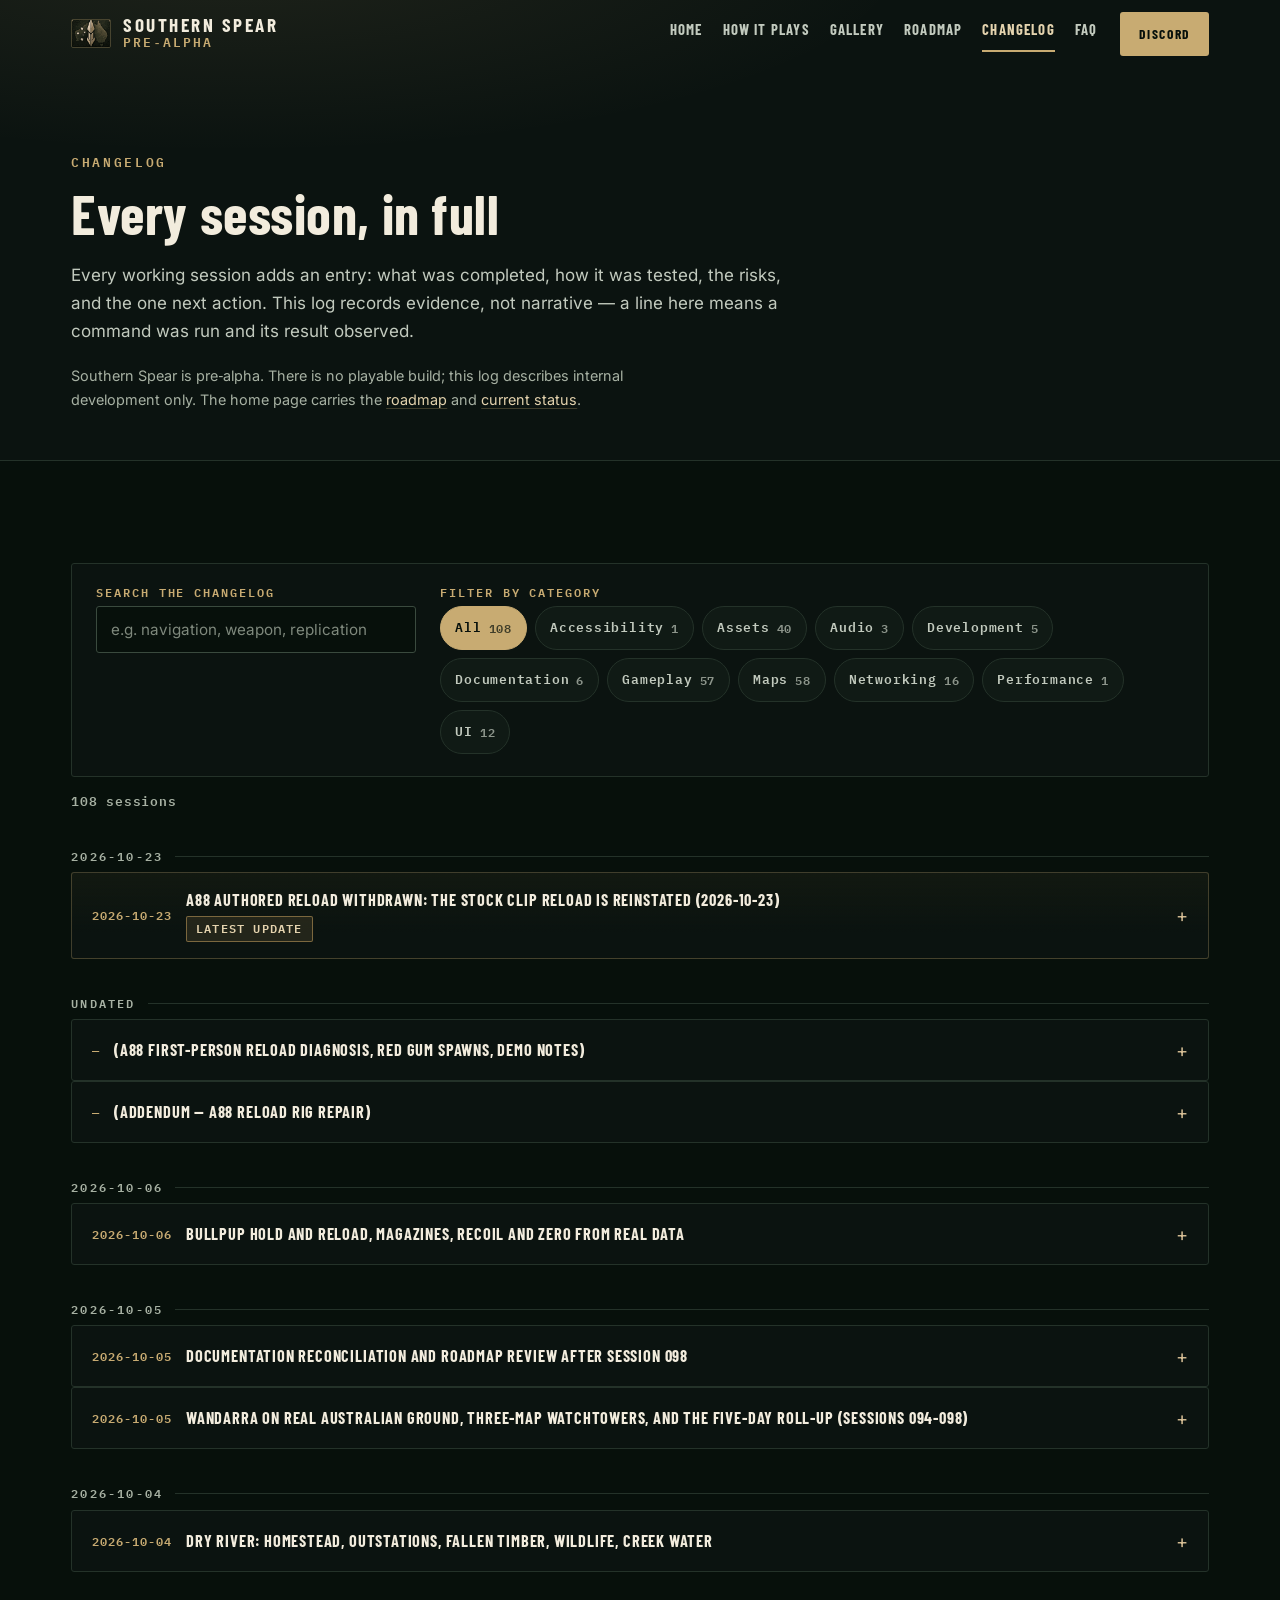
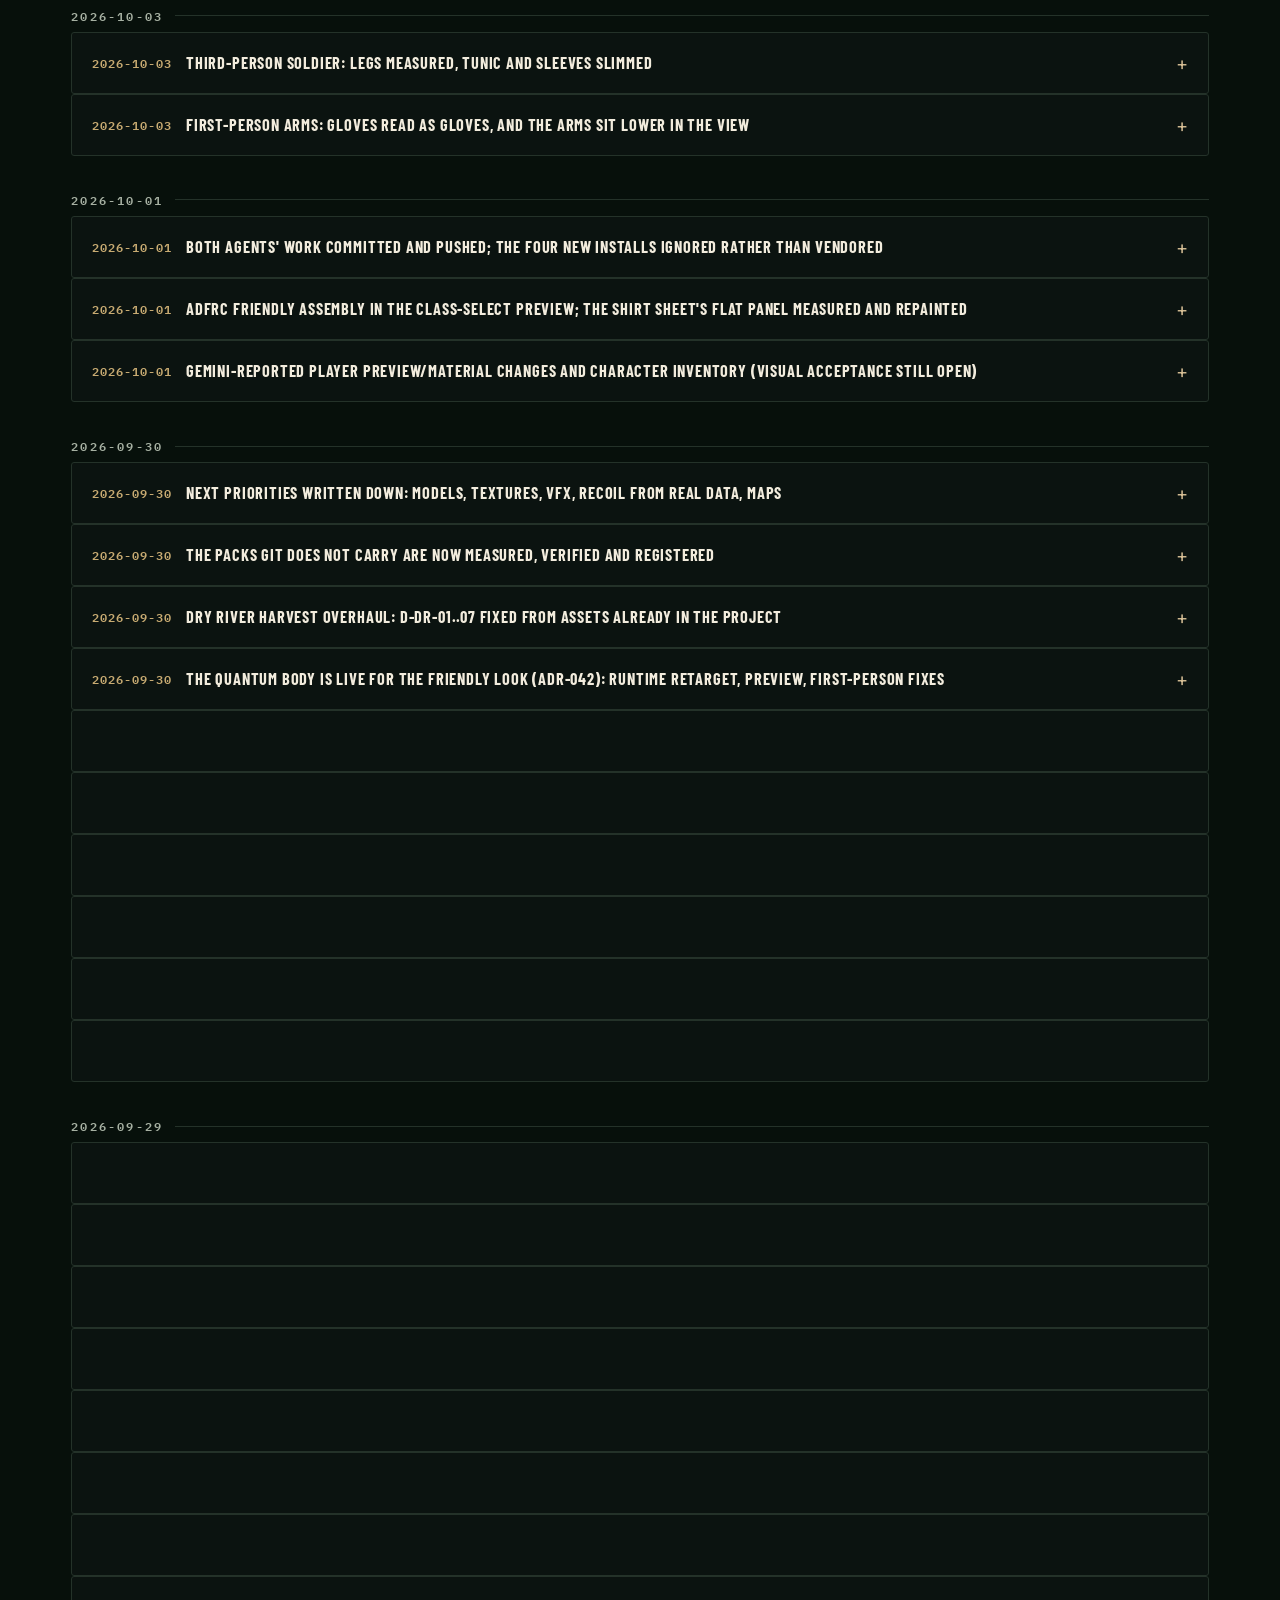
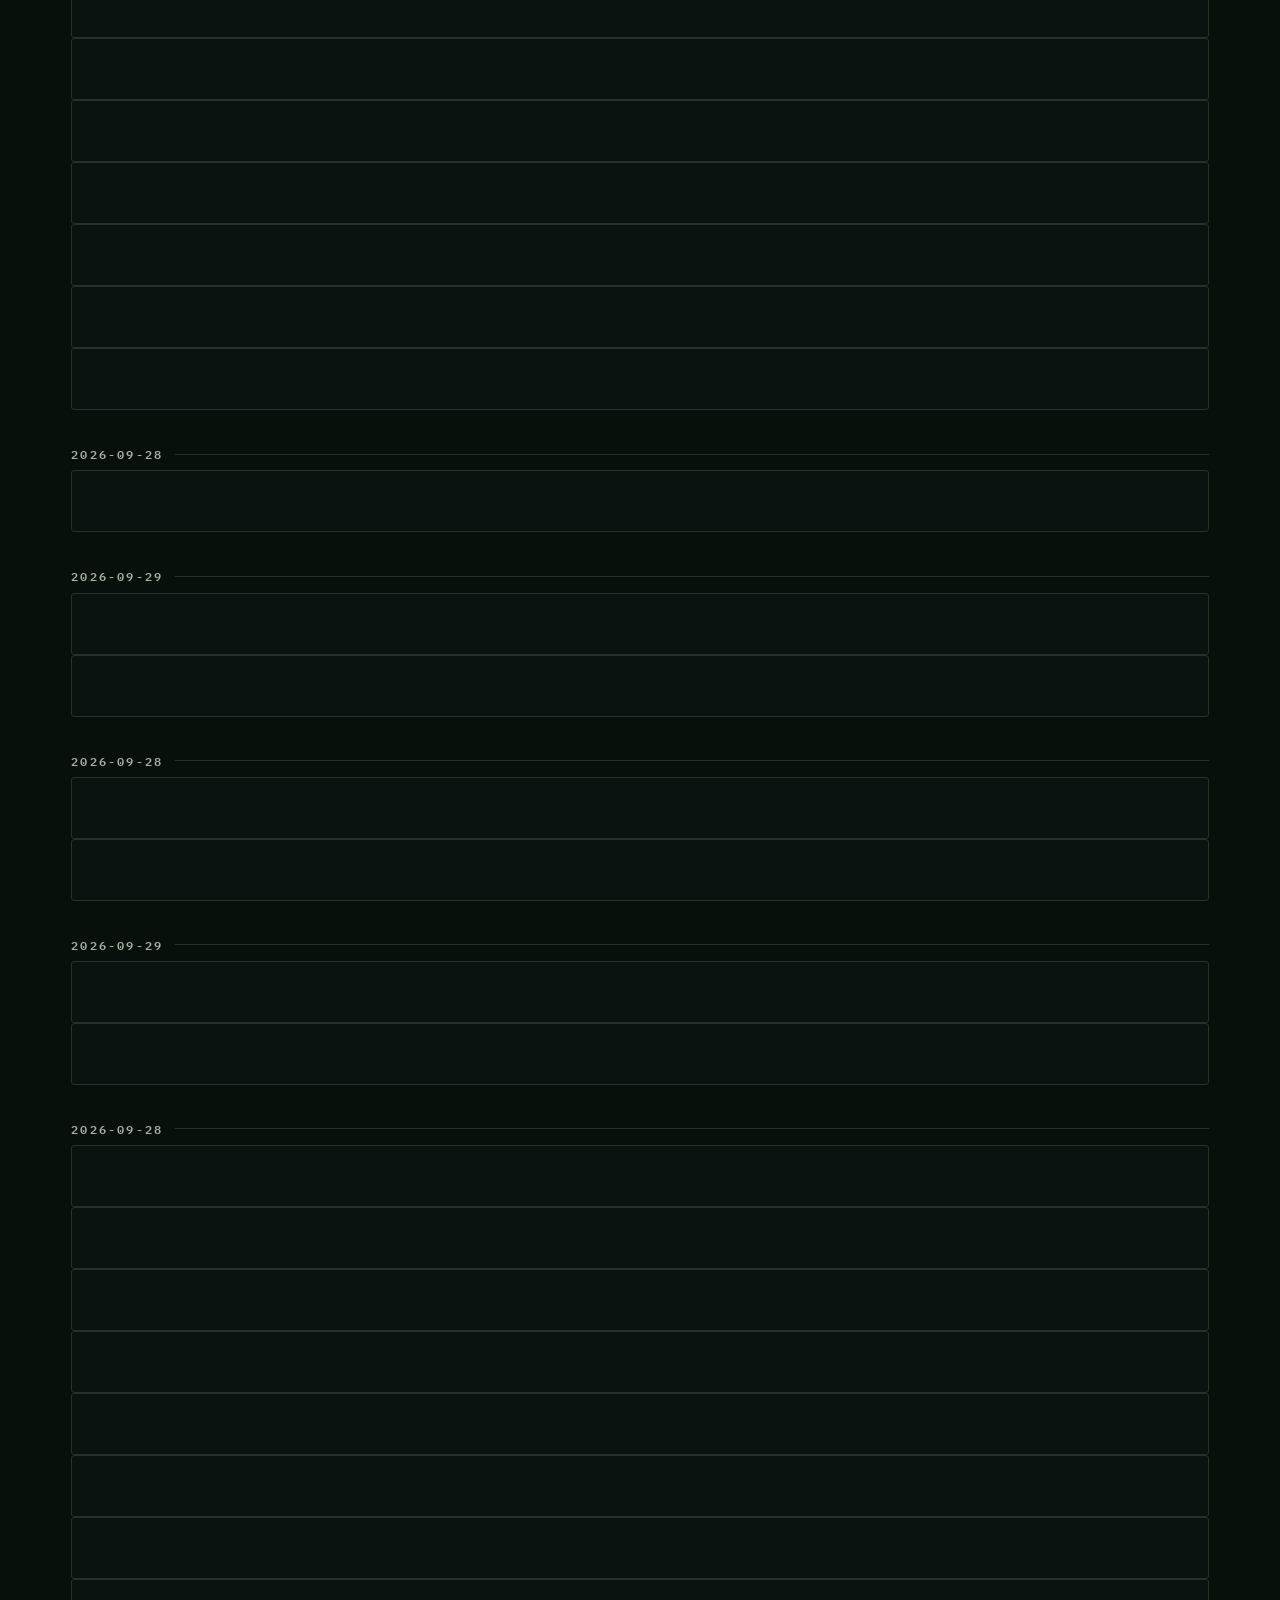
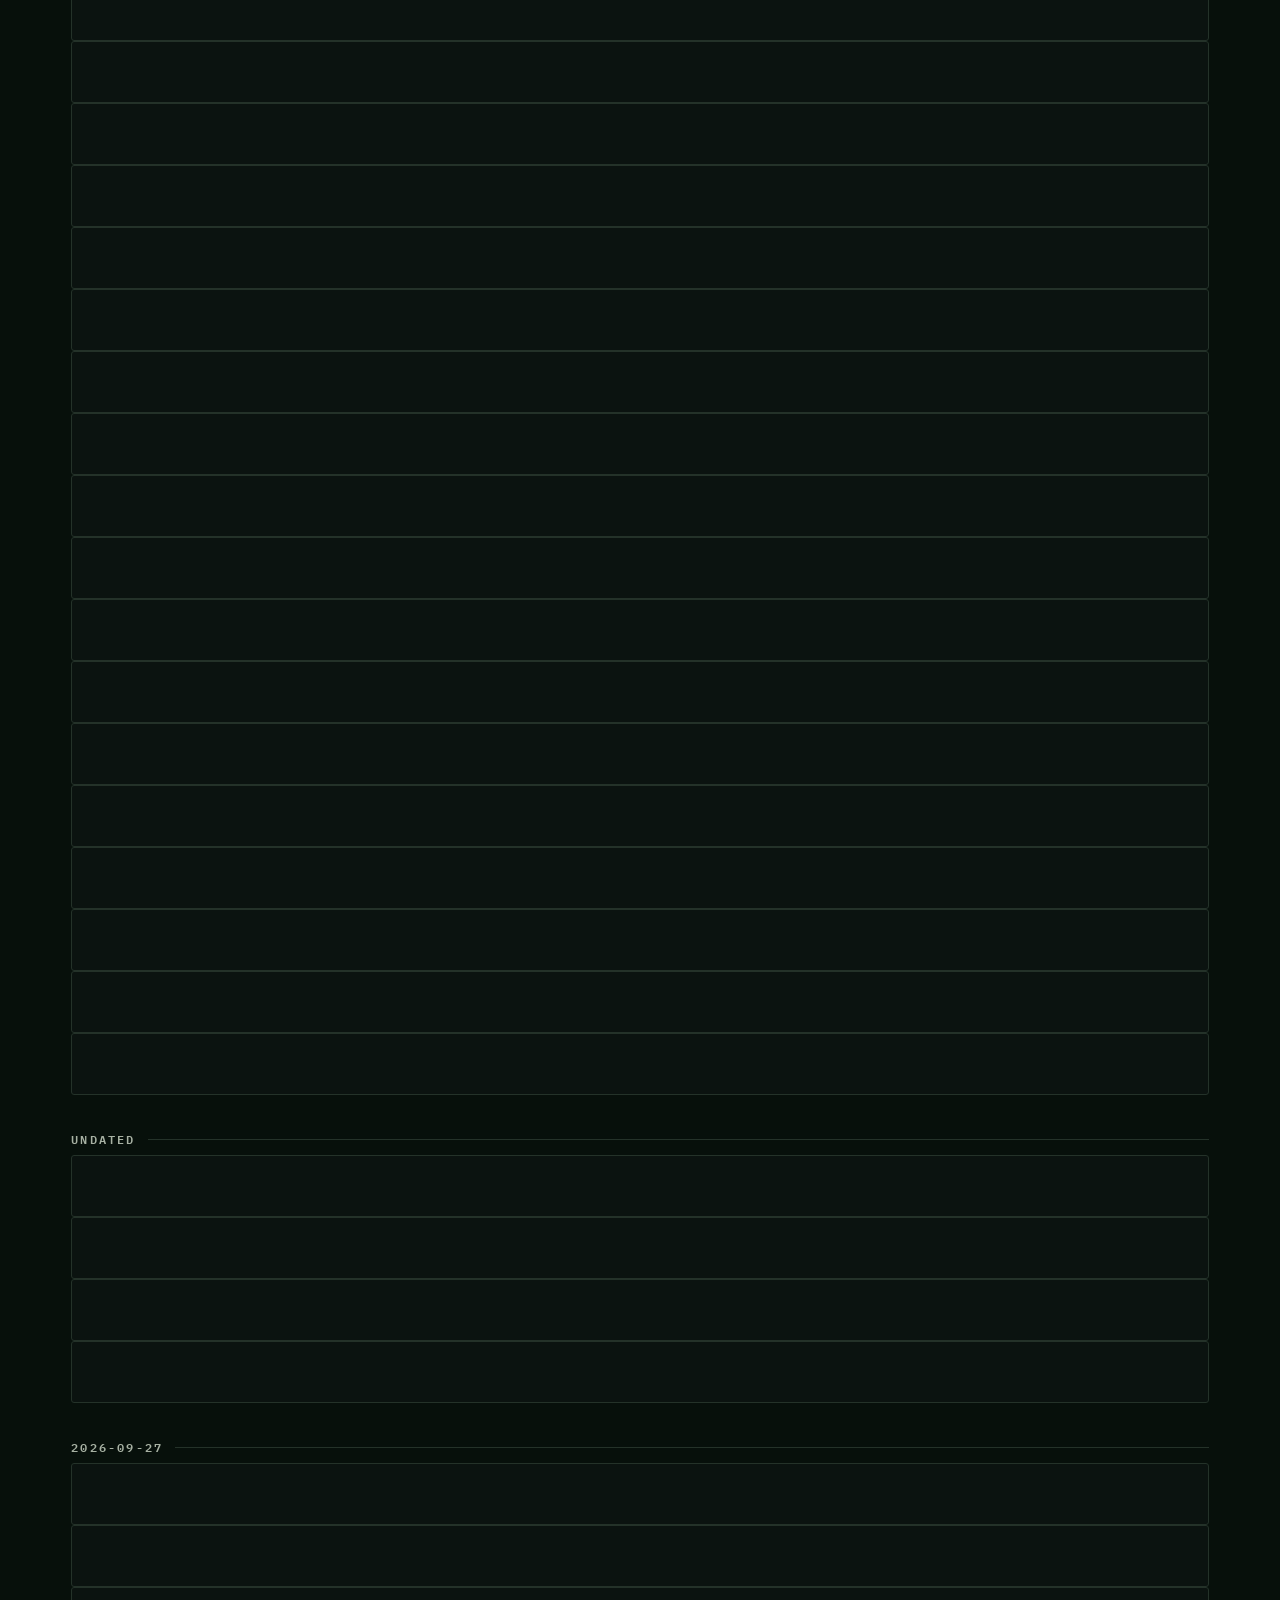
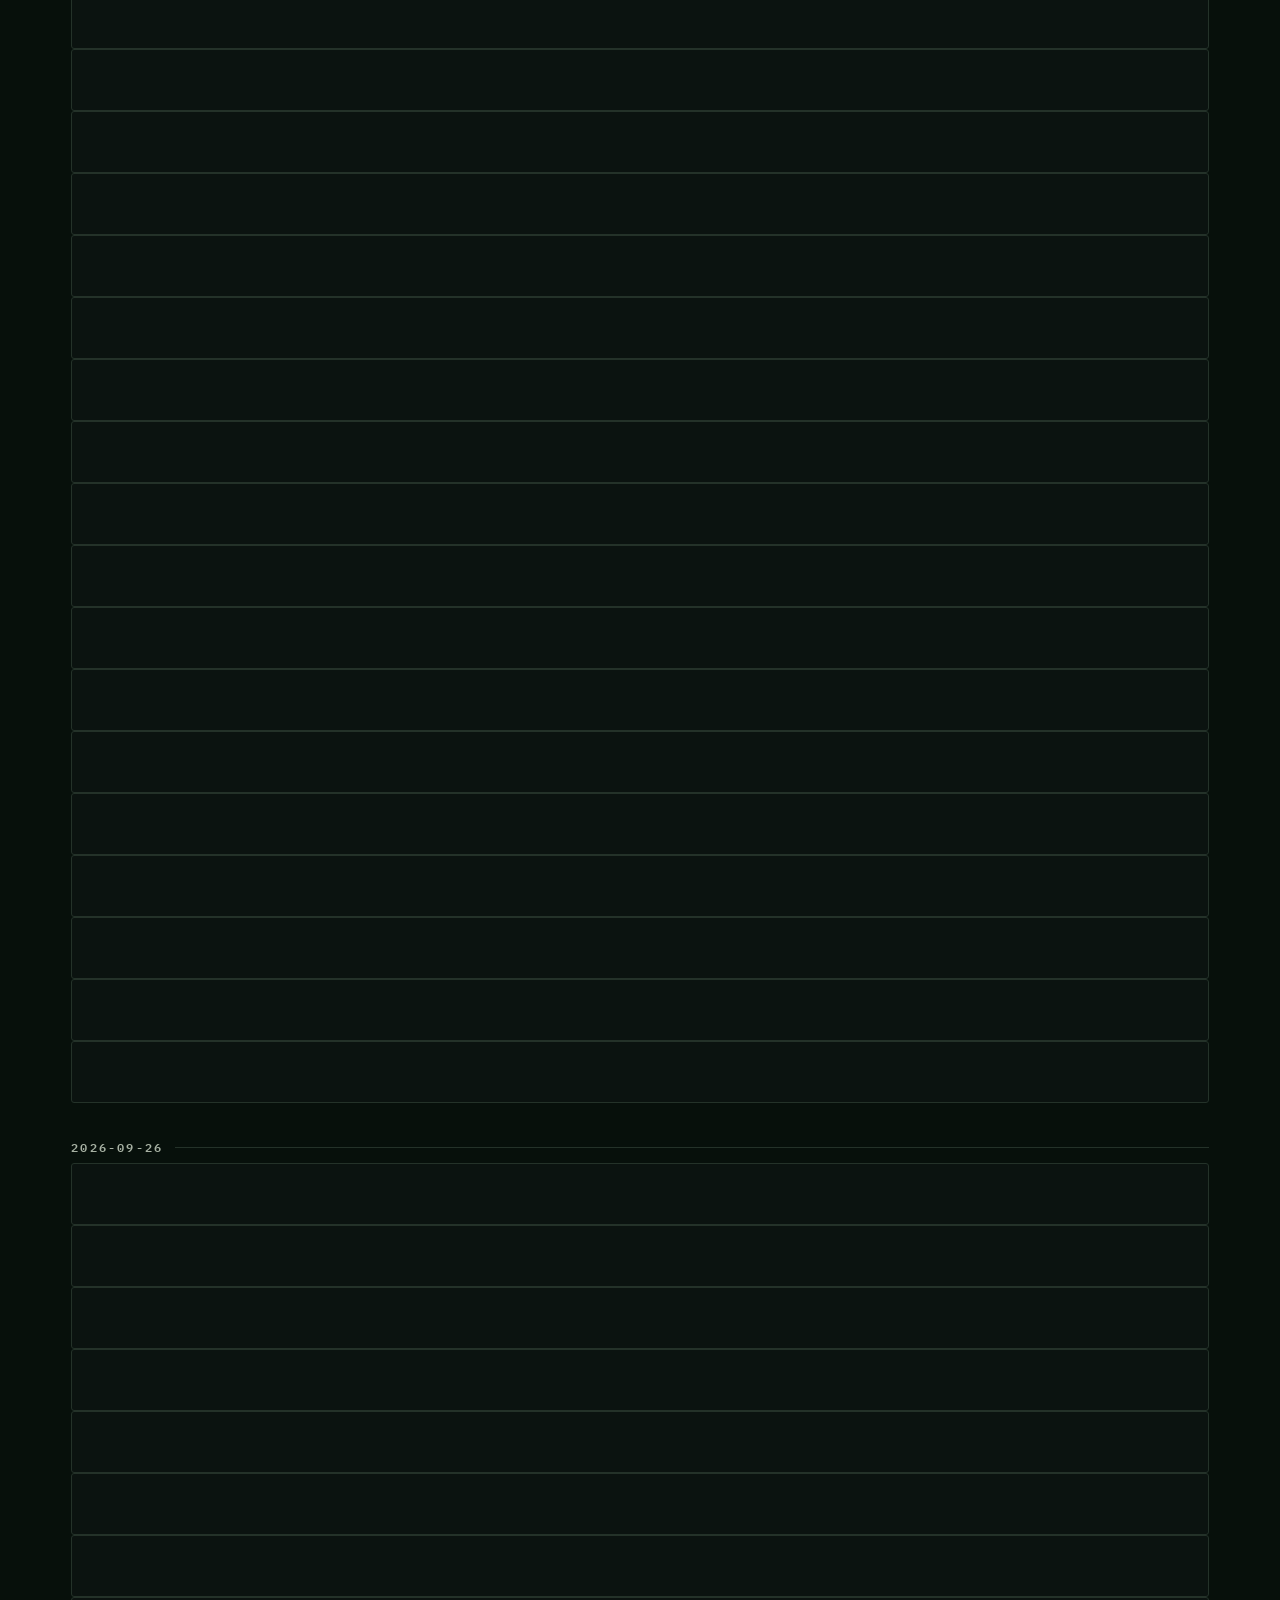
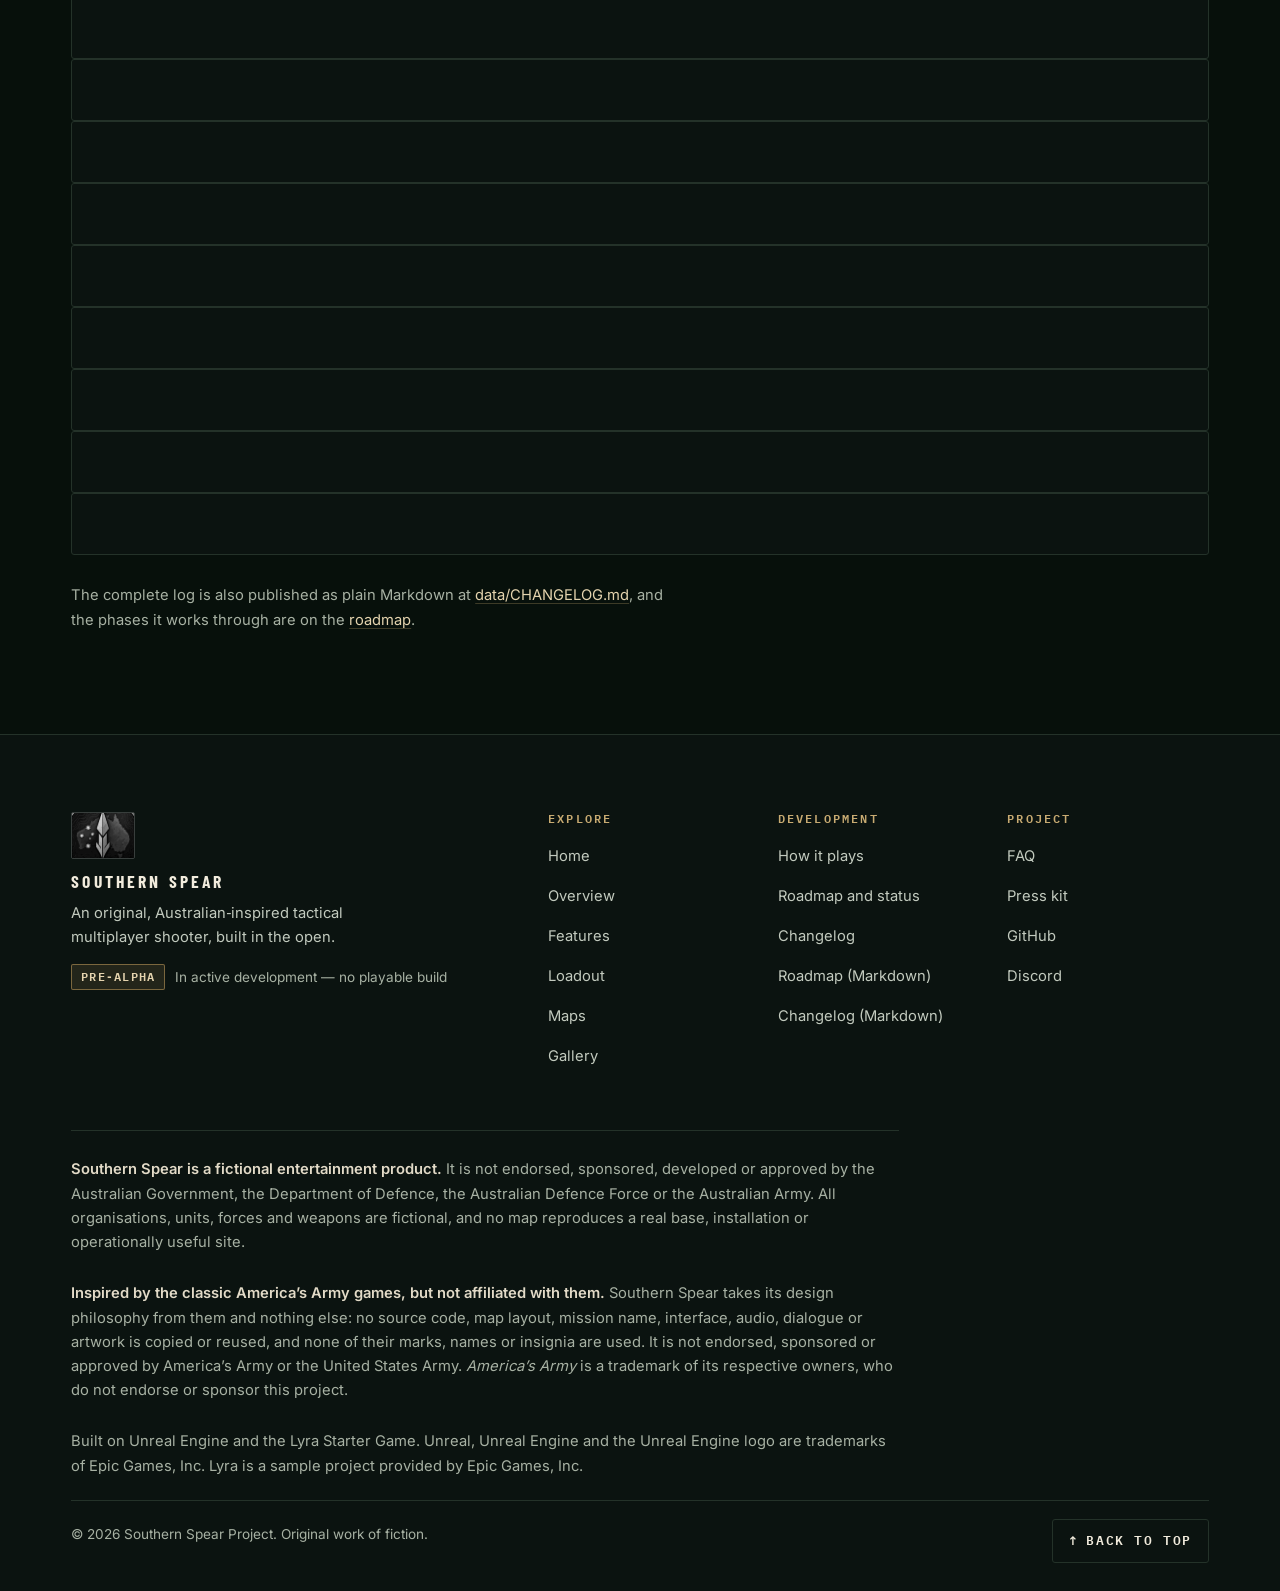
<file: changelog.html>
<!DOCTYPE html>
<html lang="en-AU">
<head>
<meta charset="utf-8">
<meta name="viewport" content="width=device-width, initial-scale=1">
<meta name="color-scheme" content="dark">
<meta name="theme-color" content="#07100B">

<title>Development changelog — Southern Spear</title>
<meta name="description" content="The complete Southern Spear development changelog: every working session with what was completed, how it was tested, the risks carried forward and the next action. Pre-alpha, in active development, coming to Steam.">
<link rel="canonical" href="https://theantipopau.github.io/southernspear-site/changelog.html">

<meta property="og:type" content="website">
<meta property="og:site_name" content="Southern Spear">
<meta property="og:locale" content="en_AU">
<meta property="og:title" content="Development changelog — Southern Spear">
<meta property="og:description" content="Every working session of the Southern Spear project: what was completed, how it was tested, the risks carried forward and the next action. Evidence, not narrative.">
<meta property="og:url" content="https://theantipopau.github.io/southernspear-site/changelog.html">
<meta property="og:image" content="https://theantipopau.github.io/southernspear-site/assets/social/social-preview-1200x630.jpg">
<meta property="og:image:width" content="1200">
<meta property="og:image:height" content="630">
<meta property="og:image:alt" content="Southern Spear key art: a soldier overlooking a red-earth valley at sunset beneath a brass-framed emblem of Australia, the Southern Cross and a spear.">
<meta name="twitter:card" content="summary_large_image">
<meta name="twitter:title" content="Development changelog — Southern Spear">
<meta name="twitter:description" content="Every working session of the Southern Spear project: what was completed, how it was tested, the risks carried forward and the next action.">
<meta name="twitter:image" content="https://theantipopau.github.io/southernspear-site/assets/social/social-preview-1200x630.jpg">

<link rel="icon" href="assets/favicon.ico" sizes="16x16 24x24 32x32 48x48">
<link rel="icon" href="assets/favicon-192.png" type="image/png" sizes="192x192">
<link rel="icon" href="assets/favicon-512.png" type="image/png" sizes="512x512">
<link rel="apple-touch-icon" href="assets/apple-touch-icon.png">
<link rel="manifest" href="manifest.webmanifest">

<link rel="preload" href="fonts/fonts.css" as="style">
<link rel="stylesheet" href="fonts/fonts.css">
<link rel="stylesheet" href="styles.css">
</head>

<body>
<a class="skip-link" href="#main">Skip to content</a>

<header class="site-header" id="site-header" data-nav-state="top">
  <div class="site-header__inner">
    <a class="brand" href="index.html">
      <img class="brand__mark" src="assets/brand/southern-spear-emblem-128.png" alt="" width="128" height="94" decoding="async">
      <span class="brand__text">
        <span class="brand__name">Southern Spear</span>
        <span class="brand__meta">Pre&#8209;alpha</span>
        <span class="u-visually-hidden">&#8212; back to the home page</span>
      </span>
    </a>

    <button class="nav-toggle" type="button" aria-expanded="false" aria-controls="primary-nav">
      <span class="nav-toggle__bars" aria-hidden="true"><span></span><span></span><span></span></span>
      <span class="nav-toggle__label">Menu</span>
    </button>

    <nav class="primary-nav" id="primary-nav" aria-label="Primary">
      <ul class="primary-nav__list">
        <li><a href="index.html">Home</a></li>
        <li><a href="how-it-plays.html">How it plays</a></li>
        <li><a href="gallery.html">Gallery</a></li>
        <li><a href="roadmap.html">Roadmap</a></li>
        <li><a href="changelog.html" aria-current="page">Changelog</a></li>
        <li><a href="index.html#faq">FAQ</a></li>
      </ul>
      <div class="primary-nav__aside">
        <a class="btn btn--brass btn--sm" href="https://discord.gg/GHNCFQrDND" rel="noopener">Discord</a>
      </div>
    </nav>
  </div>
</header>

<main id="main">

  <div class="page-head">
    <div class="shell">
      <p class="eyebrow">Changelog</p>
      <h1 class="section__title">Every session, in full</h1>
      <p class="section__lede">
        Every working session adds an entry: what was completed, how it was tested, the risks, and the
        one next action. This log records evidence, not narrative &mdash; a line here means a command was
        run and its result observed.
      </p>
      <p class="page-head__meta">
        Southern Spear is pre&#8209;alpha. There is no playable build; this log describes internal
        development only. The home page carries the <a href="roadmap.html">roadmap</a> and
        <a href="roadmap.html">current status</a>.
      </p>
    </div>
  </div>

  <section class="section section--tight" id="changelog" aria-labelledby="changelog-title">
    <div class="shell">
      <h2 class="u-visually-hidden" id="changelog-title">Session log</h2>

      <div class="changelog-controls">
        <div class="field">
          <label class="field__label" for="changelog-search">Search the changelog</label>
          <input class="field__input" id="changelog-search" type="search" autocomplete="off"
                 placeholder="e.g. navigation, weapon, replication" aria-describedby="changelog-count">
        </div>
        <fieldset class="filters">
          <legend class="field__label">Filter by category</legend>
          <div class="filters__row" id="changelog-filters"></div>
        </fieldset>
      </div>

      <p class="result-count" id="changelog-count" role="status" aria-live="polite"></p>

      <div class="empty-state" id="changelog-empty" hidden>
        <p class="empty-state__title">No sessions match</p>
        <p class="empty-state__body">
          Nothing in the changelog matches that search and filter combination. Try a
          shorter term, or clear the filters to see every session.
        </p>
        <button class="btn btn--outline btn--sm" type="button" data-changelog-reset>
          Clear search and filters
        </button>
      </div>

      <div id="changelog-list" class="sessions" aria-busy="true">
        <p class="loading-note">Loading changelog&hellip;</p>
        <noscript><p class="loading-note">The changelog needs JavaScript to search and filter. Every session is in <a href="data/CHANGELOG.md">the changelog document</a>.</p></noscript>
      </div>

      <p class="section__note">
        The complete log is also published as plain Markdown at
        <a href="data/CHANGELOG.md">data/CHANGELOG.md</a>, and the phases it works through are on the
        <a href="roadmap.html">roadmap</a>.
      </p>
    </div>
  </section>
</main>

<footer class="site-footer">
  <div class="shell">
    <div class="site-footer__top">
      <div class="site-footer__brand">
        <img class="site-footer__mark" src="assets/brand/southern-spear-emblem-128.png" alt="" width="128" height="94" loading="lazy" decoding="async">
        <p class="site-footer__name">Southern Spear</p>
        <p class="site-footer__tag">
          An original, Australian&#8209;inspired tactical multiplayer shooter, built in the open.
        </p>
        <p class="site-footer__status">
          <span class="badge badge--wip">Pre&#8209;alpha</span>
          In active development &mdash; no playable build
        </p>
      </div>

      <nav class="site-footer__nav" aria-label="Footer">
        <div>
          <h2 class="site-footer__heading">Explore</h2>
          <ul>
            <li><a href="index.html">Home</a></li>
            <li><a href="index.html#overview">Overview</a></li>
            <li><a href="index.html#features">Features</a></li>
            <li><a href="index.html#loadout">Loadout</a></li>
            <li><a href="index.html#maps">Maps</a></li>
            <li><a href="gallery.html">Gallery</a></li>
          </ul>
        </div>
        <div>
          <h2 class="site-footer__heading">Development</h2>
          <ul>
            <li><a href="how-it-plays.html">How it plays</a></li>
            <li><a href="roadmap.html">Roadmap and status</a></li>
            <li><a href="changelog.html">Changelog</a></li>
            <li><a href="data/DEVELOPMENT_ROADMAP.md">Roadmap (Markdown)</a></li>
            <li><a href="data/CHANGELOG.md">Changelog (Markdown)</a></li>
          </ul>
        </div>
        <div>
          <h2 class="site-footer__heading">Project</h2>
          <ul>
            <li><a href="index.html#faq">FAQ</a></li>
            <li><a href="presskit.html">Press kit</a></li>
            <li><a href="https://github.com/theantipopau/southernspear-site" rel="noopener">GitHub</a></li>
            <li><a href="https://discord.gg/GHNCFQrDND" rel="noopener">Discord</a></li>
          </ul>
        </div>
      </nav>
    </div>

    <div class="site-footer__legal">
      <p>
        <strong>Southern Spear is a fictional entertainment product.</strong> It is not endorsed,
        sponsored, developed or approved by the Australian Government, the Department of Defence, the
        Australian Defence Force or the Australian Army. All organisations, units, forces and weapons are
        fictional, and no map reproduces a real base, installation or operationally useful site.
      </p>
      <p>
        <strong>Inspired by the classic America&rsquo;s Army games, but not affiliated with them.</strong>
        Southern Spear takes its design philosophy from them and nothing else: no source code, map
        layout, mission name, interface, audio, dialogue or artwork is copied or reused, and none of
        their marks, names or insignia are used. It is not endorsed, sponsored or approved by
        America&rsquo;s Army or the United States Army. <em>America&rsquo;s Army</em> is a trademark of
        its respective owners, who do not endorse or sponsor this project.
      </p>
      <p>
        Built on Unreal Engine and the Lyra Starter Game. Unreal, Unreal Engine and the Unreal Engine logo
        are trademarks of Epic Games, Inc. Lyra is a sample project provided by Epic Games, Inc.
      </p>
    </div>

    <div class="site-footer__base">
      <p>&copy; <span id="year">2026</span> Southern Spear Project. Original work of fiction.</p>
      <a class="to-top" href="#main">Back to top</a>
    </div>
  </div>
</footer>

<script src="site.js" defer></script>
</body>
</html>
</file>
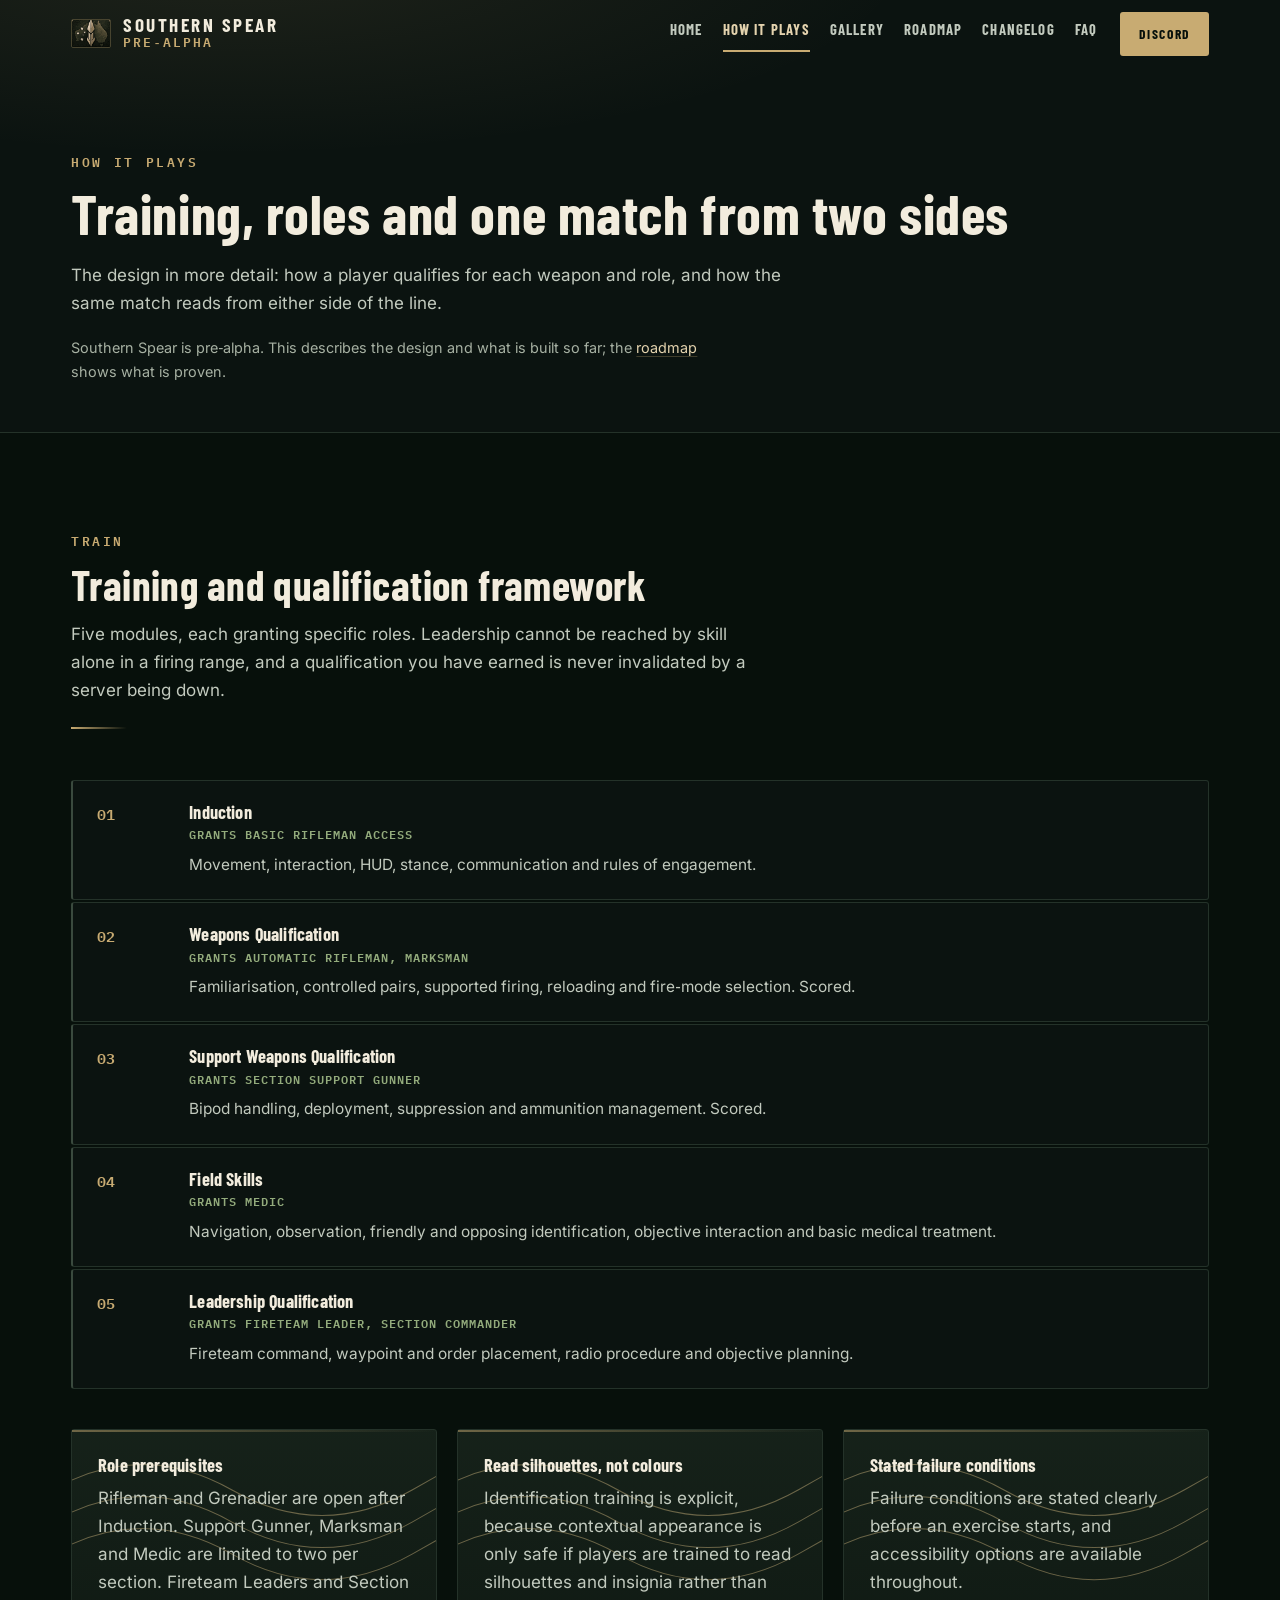
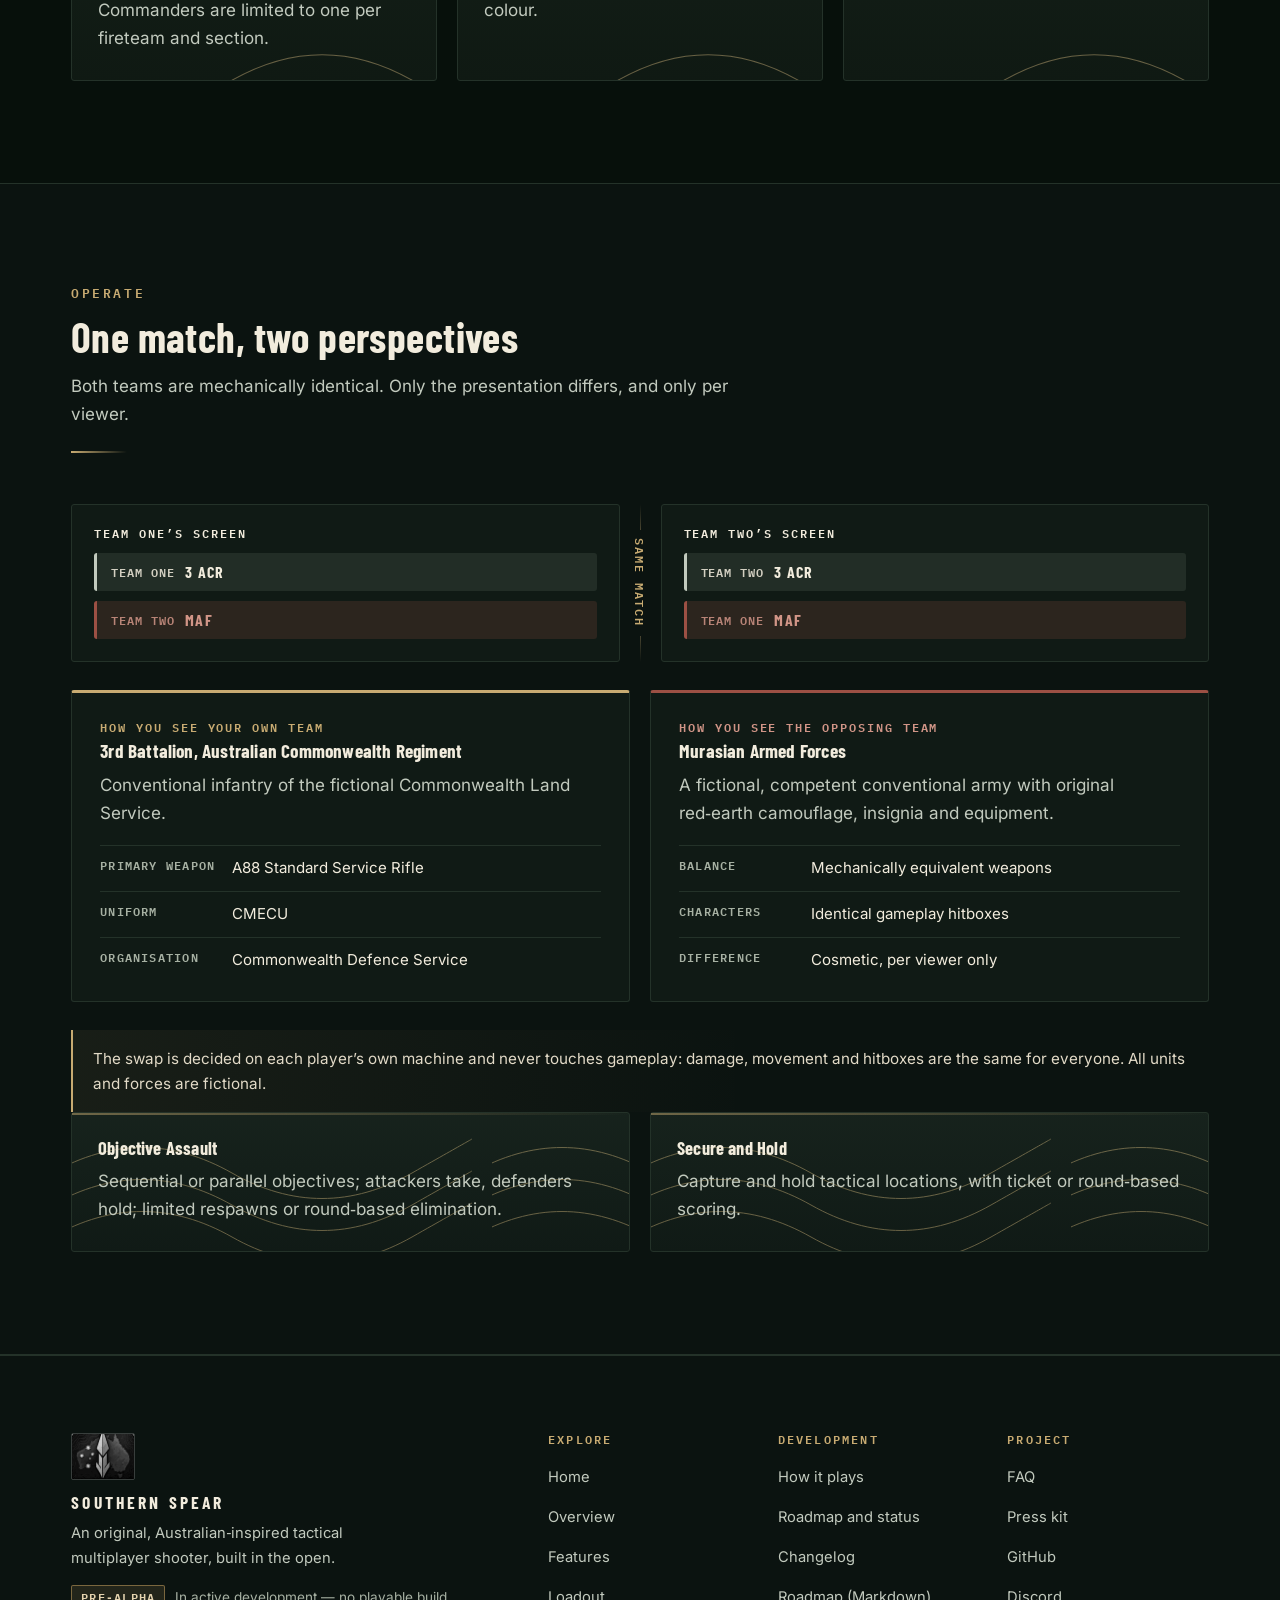
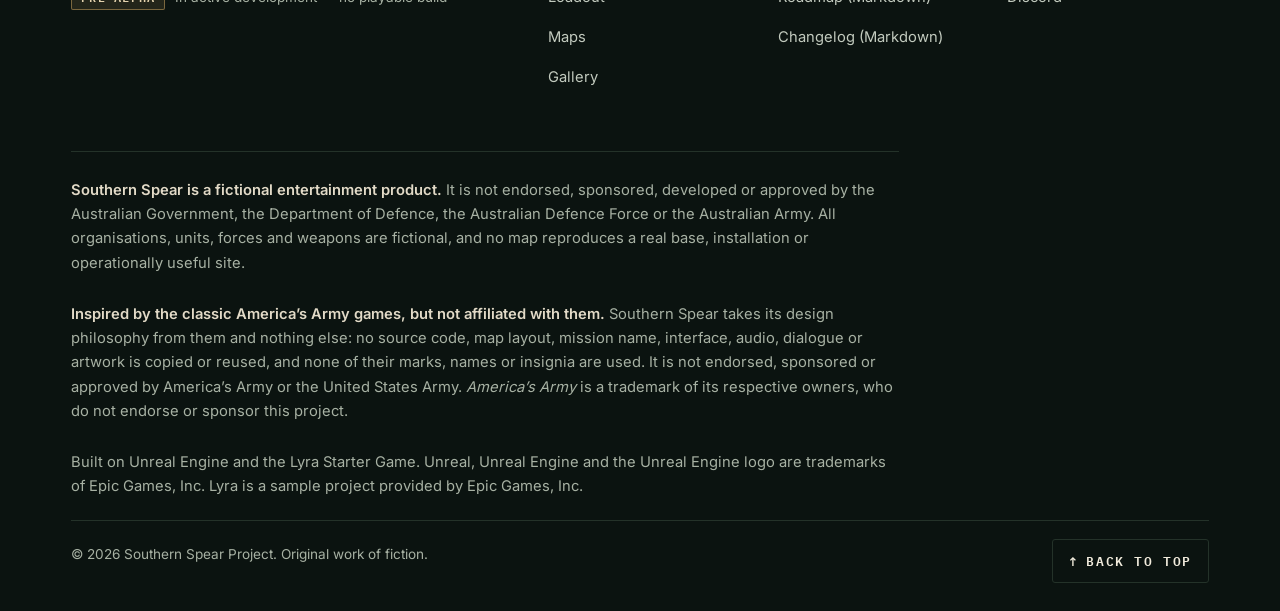
<file: how-it-plays.html>
<!DOCTYPE html>
<html lang="en-AU">
<head>
<meta charset="utf-8">
<meta name="viewport" content="width=device-width, initial-scale=1">
<meta name="color-scheme" content="dark">
<meta name="theme-color" content="#07100B">

<title>How a match plays — Southern Spear</title>
<meta name="description" content="How Southern Spear plays: the training and qualification framework, and one match seen from two perspectives. Pre-alpha design, in active development.">
<link rel="canonical" href="https://theantipopau.github.io/southernspear-site/how-it-plays.html">

<meta property="og:type" content="website">
<meta property="og:site_name" content="Southern Spear">
<meta property="og:locale" content="en_AU">
<meta property="og:title" content="How a match plays — Southern Spear">
<meta property="og:description" content="How Southern Spear plays: the training and qualification framework, and one match seen from two perspectives. Pre-alpha design, in active development.">
<meta property="og:url" content="https://theantipopau.github.io/southernspear-site/how-it-plays.html">
<meta property="og:image" content="https://theantipopau.github.io/southernspear-site/assets/social/social-preview-1200x630.jpg">
<meta property="og:image:width" content="1200">
<meta property="og:image:height" content="630">
<meta property="og:image:alt" content="Southern Spear key art: a soldier overlooking a red-earth valley at sunset beneath a brass-framed emblem of Australia, the Southern Cross and a spear.">
<meta name="twitter:card" content="summary_large_image">
<meta name="twitter:title" content="How a match plays — Southern Spear">
<meta name="twitter:description" content="How Southern Spear plays: the training and qualification framework, and one match seen from two perspectives. Pre-alpha design, in active development.">
<meta name="twitter:image" content="https://theantipopau.github.io/southernspear-site/assets/social/social-preview-1200x630.jpg">

<link rel="icon" href="assets/favicon.ico" sizes="16x16 24x24 32x32 48x48">
<link rel="icon" href="assets/favicon-192.png" type="image/png" sizes="192x192">
<link rel="icon" href="assets/favicon-512.png" type="image/png" sizes="512x512">
<link rel="apple-touch-icon" href="assets/apple-touch-icon.png">
<link rel="manifest" href="manifest.webmanifest">

<link rel="preload" href="fonts/fonts.css" as="style">
<link rel="stylesheet" href="fonts/fonts.css">
<link rel="stylesheet" href="styles.css">
</head>

<body>
<a class="skip-link" href="#main">Skip to content</a>

<header class="site-header" id="site-header" data-nav-state="top">
  <div class="site-header__inner">
    <a class="brand" href="index.html">
      <img class="brand__mark" src="assets/brand/southern-spear-emblem-128.png" alt="" width="128" height="94" decoding="async">
      <span class="brand__text">
        <span class="brand__name">Southern Spear</span>
        <span class="brand__meta">Pre&#8209;alpha</span>
        <span class="u-visually-hidden">&#8212; back to the home page</span>
      </span>
    </a>

    <button class="nav-toggle" type="button" aria-expanded="false" aria-controls="primary-nav">
      <span class="nav-toggle__bars" aria-hidden="true"><span></span><span></span><span></span></span>
      <span class="nav-toggle__label">Menu</span>
    </button>

    <nav class="primary-nav" id="primary-nav" aria-label="Primary">
      <ul class="primary-nav__list">
        <li><a href="index.html">Home</a></li>
        <li><a href="how-it-plays.html" aria-current="page">How it plays</a></li>
        <li><a href="gallery.html">Gallery</a></li>
        <li><a href="roadmap.html">Roadmap</a></li>
        <li><a href="changelog.html">Changelog</a></li>
        <li><a href="index.html#faq">FAQ</a></li>
      </ul>
      <div class="primary-nav__aside">
        <a class="btn btn--brass btn--sm" href="https://discord.gg/GHNCFQrDND" rel="noopener">Discord</a>
      </div>
    </nav>
  </div>
</header>

<main id="main">

  <div class="page-head">
    <div class="shell">
      <p class="eyebrow">How it plays</p>
      <h1 class="section__title">Training, roles and one match from two sides</h1>
      <p class="section__lede">The design in more detail: how a player qualifies for each weapon and role, and how the same match reads from either side of the line.</p>
      <p class="page-head__meta">Southern Spear is pre&#8209;alpha. This describes the design and what is built so far; the <a href="roadmap.html">roadmap</a> shows what is proven.</p>
    </div>
  </div>

  <!-- ========================= TRAINING ========================= -->
  <section class="section" id="training" aria-labelledby="training-title">
    <div class="shell">
      <header class="section__head">
        <p class="eyebrow">Train</p>
        <h2 id="training-title" class="section__title">Training and qualification framework</h2>
        <p class="section__lede">
          Five modules, each granting specific roles. Leadership cannot be reached by skill alone in a
          firing range, and a qualification you have earned is never invalidated by a server being down.
        </p>
      </header>

      <ol class="module-list">
        <li class="module">
          <p class="module__num" aria-hidden="true">01</p>
          <div>
            <h3 class="module__title">Induction</h3>
            <p class="module__grants">Grants basic rifleman access</p>
            <p>Movement, interaction, HUD, stance, communication and rules of engagement.</p>
          </div>
        </li>
        <li class="module">
          <p class="module__num" aria-hidden="true">02</p>
          <div>
            <h3 class="module__title">Weapons Qualification</h3>
            <p class="module__grants">Grants Automatic Rifleman, Marksman</p>
            <p>Familiarisation, controlled pairs, supported firing, reloading and fire&#8209;mode selection. Scored.</p>
          </div>
        </li>
        <li class="module">
          <p class="module__num" aria-hidden="true">03</p>
          <div>
            <h3 class="module__title">Support Weapons Qualification</h3>
            <p class="module__grants">Grants Section Support Gunner</p>
            <p>Bipod handling, deployment, suppression and ammunition management. Scored.</p>
          </div>
        </li>
        <li class="module">
          <p class="module__num" aria-hidden="true">04</p>
          <div>
            <h3 class="module__title">Field Skills</h3>
            <p class="module__grants">Grants Medic</p>
            <p>Navigation, observation, friendly and opposing identification, objective interaction and basic medical treatment.</p>
          </div>
        </li>
        <li class="module">
          <p class="module__num" aria-hidden="true">05</p>
          <div>
            <h3 class="module__title">Leadership Qualification</h3>
            <p class="module__grants">Grants Fireteam Leader, Section Commander</p>
            <p>Fireteam command, waypoint and order placement, radio procedure and objective planning.</p>
          </div>
        </li>
      </ol>

      <div class="card-grid card-grid--3">
        <article class="card">
          <h3 class="card__title">Role prerequisites</h3>
          <p>Rifleman and Grenadier are open after Induction. Support Gunner, Marksman and Medic are limited to two per section. Fireteam Leaders and Section Commanders are limited to one per fireteam and section.</p>
        </article>
        <article class="card">
          <h3 class="card__title">Read silhouettes, not colours</h3>
          <p>Identification training is explicit, because contextual appearance is only safe if players are trained to read silhouettes and insignia rather than colour.</p>
        </article>
        <article class="card">
          <h3 class="card__title">Stated failure conditions</h3>
          <p>Failure conditions are stated clearly before an exercise starts, and accessibility options are available throughout.</p>
        </article>
      </div>
    </div>
  </section>


  <!-- ========================= OPERATIONS ========================= -->
  <section class="section section--band" id="operations" aria-labelledby="operations-title">
    <div class="shell">
      <header class="section__head">
        <p class="eyebrow">Operate</p>
        <h2 id="operations-title" class="section__title">One match, two perspectives</h2>
        <p class="section__lede">
          Both teams are mechanically identical. Only the presentation differs, and only per viewer.
        </p>
      </header>

      <div class="mirror" role="img"
           aria-label="Diagram. On Team One's screen, Team One appears as 3 ACR and Team Two appears as the Murasian Armed Forces. On Team Two's screen the arrangement is exactly reversed. Both teams are mechanically identical.">
        <div class="mirror__side">
          <p class="mirror__who">Team One&rsquo;s screen</p>
          <p class="chip chip--friendly"><span class="chip__key">Team One</span> 3 ACR</p>
          <p class="chip chip--opposing"><span class="chip__key">Team Two</span> MAF</p>
        </div>
        <p class="mirror__axis" aria-hidden="true"><span>Same match</span></p>
        <div class="mirror__side">
          <p class="mirror__who">Team Two&rsquo;s screen</p>
          <p class="chip chip--friendly"><span class="chip__key">Team Two</span> 3 ACR</p>
          <p class="chip chip--opposing"><span class="chip__key">Team One</span> MAF</p>
        </div>
      </div>

      <div class="faction-grid">
        <article class="faction faction--friendly">
          <p class="faction__label">How you see your own team</p>
          <h3 class="faction__title">3rd Battalion, Australian Commonwealth Regiment</h3>
          <p>Conventional infantry of the fictional Commonwealth Land Service.</p>
          <dl class="kv">
            <div><dt>Primary weapon</dt><dd>A88 Standard Service Rifle</dd></div>
            <div><dt>Uniform</dt><dd>CMECU</dd></div>
            <div><dt>Organisation</dt><dd>Commonwealth Defence Service</dd></div>
          </dl>
        </article>
        <article class="faction faction--opposing">
          <p class="faction__label">How you see the opposing team</p>
          <h3 class="faction__title">Murasian Armed Forces</h3>
          <p>A fictional, competent conventional army with original red&#8209;earth camouflage, insignia and equipment.</p>
          <dl class="kv">
            <div><dt>Balance</dt><dd>Mechanically equivalent weapons</dd></div>
            <div><dt>Characters</dt><dd>Identical gameplay hitboxes</dd></div>
            <div><dt>Difference</dt><dd>Cosmetic, per viewer only</dd></div>
          </dl>
        </article>
      </div>

      <p class="callout">
        The swap is decided on each player&rsquo;s own machine and never touches gameplay: damage, movement
        and hitboxes are the same for everyone. All units and forces are fictional.
      </p>

      <div class="card-grid card-grid--2">
        <article class="card">
          <h3 class="card__title">Objective Assault</h3>
          <p>Sequential or parallel objectives; attackers take, defenders hold; limited respawns or round&#8209;based elimination.</p>
        </article>
        <article class="card">
          <h3 class="card__title">Secure and Hold</h3>
          <p>Capture and hold tactical locations, with ticket or round&#8209;based scoring.</p>
        </article>
      </div>
    </div>
  </section>

</main>

<footer class="site-footer">
  <div class="shell">
    <div class="site-footer__top">
      <div class="site-footer__brand">
        <img class="site-footer__mark" src="assets/brand/southern-spear-emblem-128.png" alt="" width="128" height="94" loading="lazy" decoding="async">
        <p class="site-footer__name">Southern Spear</p>
        <p class="site-footer__tag">
          An original, Australian&#8209;inspired tactical multiplayer shooter, built in the open.
        </p>
        <p class="site-footer__status">
          <span class="badge badge--wip">Pre&#8209;alpha</span>
          In active development &mdash; no playable build
        </p>
      </div>

      <nav class="site-footer__nav" aria-label="Footer">
        <div>
          <h2 class="site-footer__heading">Explore</h2>
          <ul>
            <li><a href="index.html">Home</a></li>
            <li><a href="index.html#overview">Overview</a></li>
            <li><a href="index.html#features">Features</a></li>
            <li><a href="index.html#loadout">Loadout</a></li>
            <li><a href="index.html#maps">Maps</a></li>
            <li><a href="gallery.html">Gallery</a></li>
          </ul>
        </div>
        <div>
          <h2 class="site-footer__heading">Development</h2>
          <ul>
            <li><a href="how-it-plays.html">How it plays</a></li>
            <li><a href="roadmap.html">Roadmap and status</a></li>
            <li><a href="changelog.html">Changelog</a></li>
            <li><a href="data/DEVELOPMENT_ROADMAP.md">Roadmap (Markdown)</a></li>
            <li><a href="data/CHANGELOG.md">Changelog (Markdown)</a></li>
          </ul>
        </div>
        <div>
          <h2 class="site-footer__heading">Project</h2>
          <ul>
            <li><a href="index.html#faq">FAQ</a></li>
            <li><a href="presskit.html">Press kit</a></li>
            <li><a href="https://github.com/theantipopau/southernspear-site" rel="noopener">GitHub</a></li>
            <li><a href="https://discord.gg/GHNCFQrDND" rel="noopener">Discord</a></li>
          </ul>
        </div>
      </nav>
    </div>

    <div class="site-footer__legal">
      <p>
        <strong>Southern Spear is a fictional entertainment product.</strong> It is not endorsed,
        sponsored, developed or approved by the Australian Government, the Department of Defence, the
        Australian Defence Force or the Australian Army. All organisations, units, forces and weapons are
        fictional, and no map reproduces a real base, installation or operationally useful site.
      </p>
      <p>
        <strong>Inspired by the classic America&rsquo;s Army games, but not affiliated with them.</strong>
        Southern Spear takes its design philosophy from them and nothing else: no source code, map
        layout, mission name, interface, audio, dialogue or artwork is copied or reused, and none of
        their marks, names or insignia are used. It is not endorsed, sponsored or approved by
        America&rsquo;s Army or the United States Army. <em>America&rsquo;s Army</em> is a trademark of
        its respective owners, who do not endorse or sponsor this project.
      </p>
      <p>
        Built on Unreal Engine and the Lyra Starter Game. Unreal, Unreal Engine and the Unreal Engine logo
        are trademarks of Epic Games, Inc. Lyra is a sample project provided by Epic Games, Inc.
      </p>
    </div>

    <div class="site-footer__base">
      <p>&copy; <span id="year">2026</span> Southern Spear Project. Original work of fiction.</p>
      <a class="to-top" href="#main">Back to top</a>
    </div>
  </div>
</footer>

<script src="site.js" defer></script>
</body>
</html>
</file>
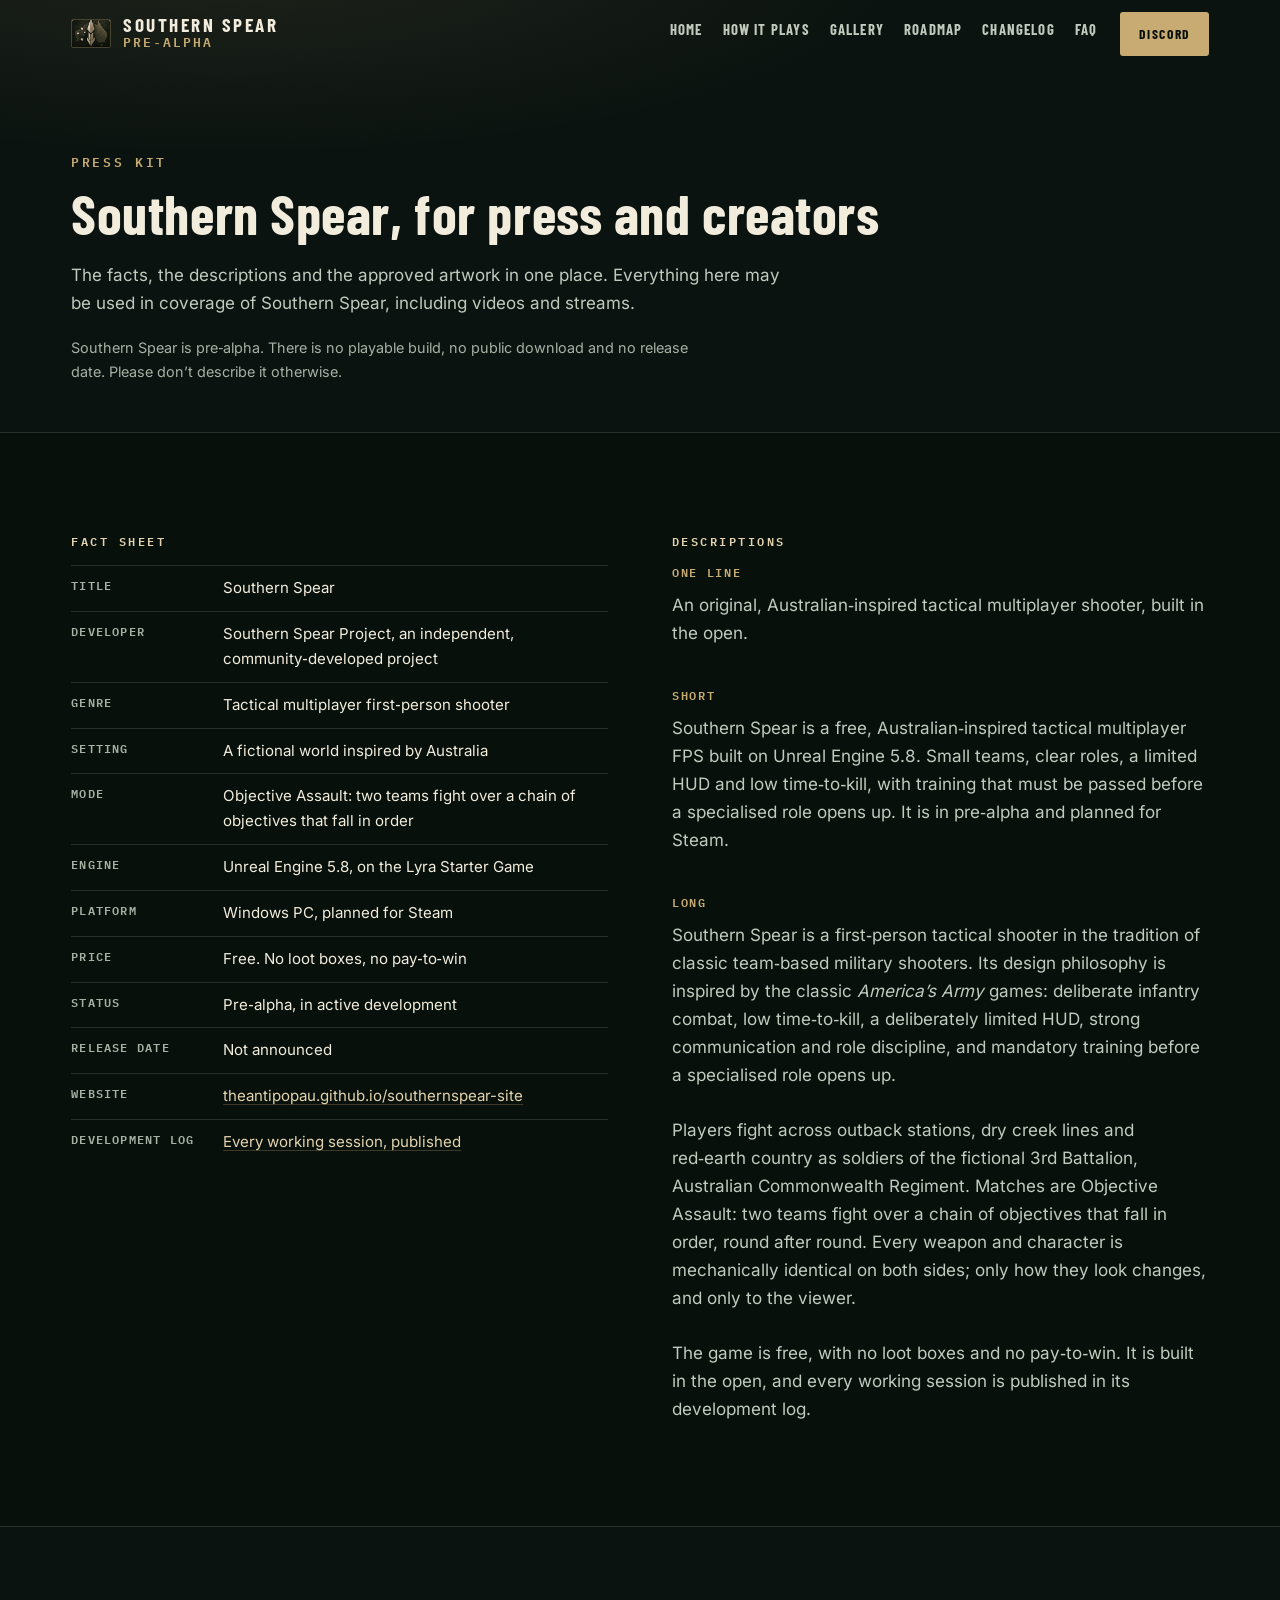
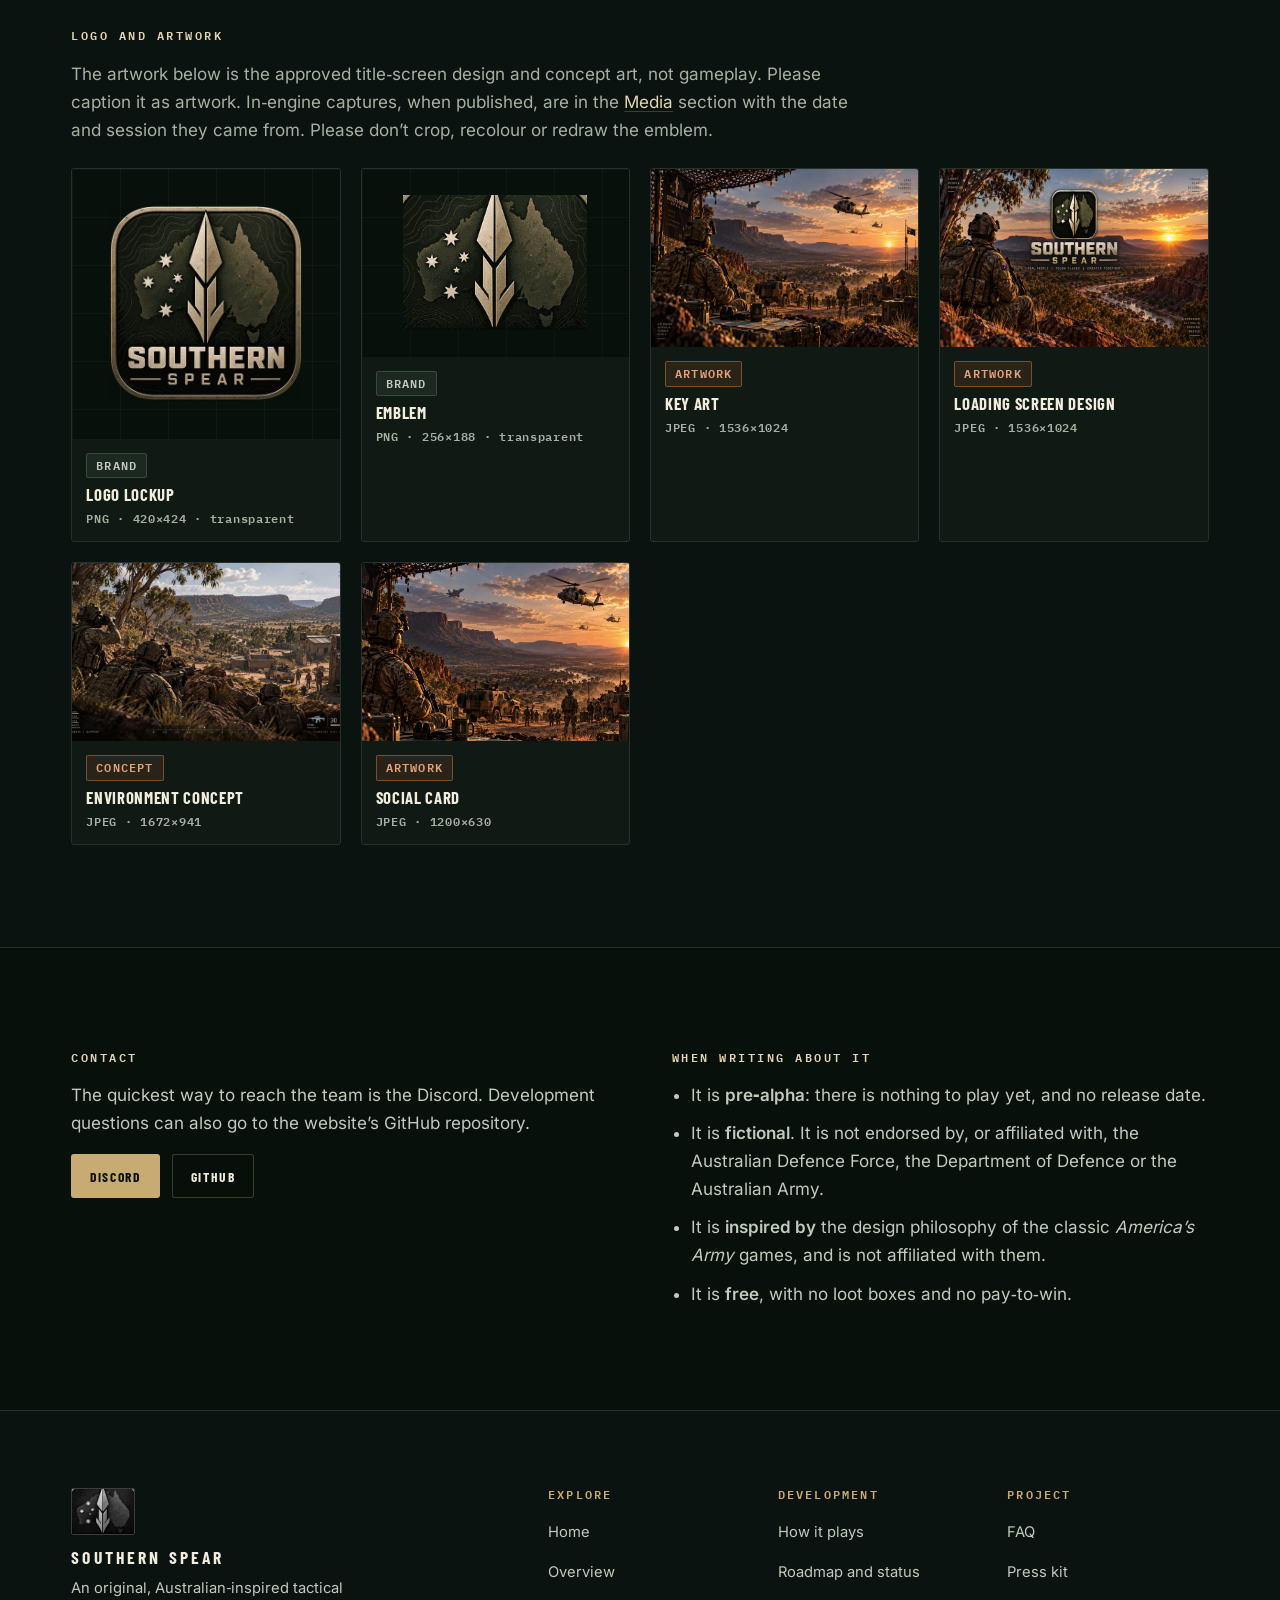
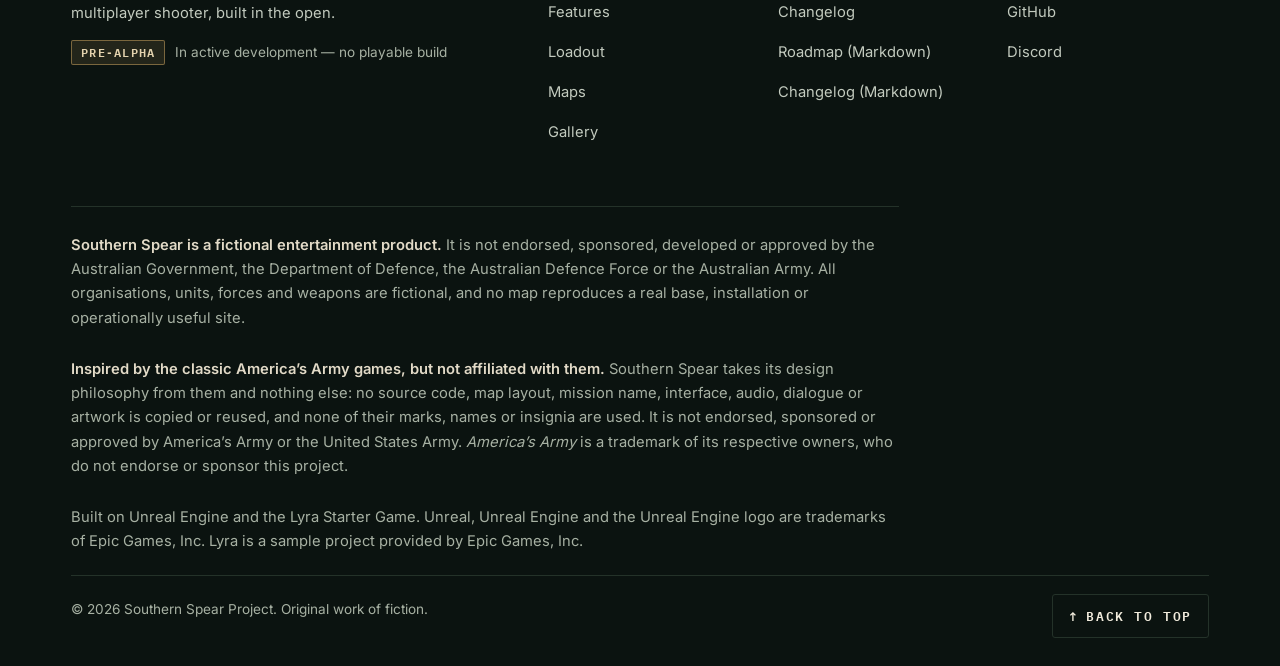
<file: presskit.html>
<!DOCTYPE html>
<html lang="en-AU">
<head>
<meta charset="utf-8">
<meta name="viewport" content="width=device-width, initial-scale=1">
<meta name="color-scheme" content="dark">
<meta name="theme-color" content="#07100B">

<title>Press kit — Southern Spear</title>
<meta name="description" content="Southern Spear press kit: fact sheet, short and long descriptions, approved logo and artwork downloads, and contact details. Pre-alpha, free, planned for Steam.">
<link rel="canonical" href="https://theantipopau.github.io/southernspear-site/presskit.html">

<meta property="og:type" content="website">
<meta property="og:site_name" content="Southern Spear">
<meta property="og:locale" content="en_AU">
<meta property="og:title" content="Press kit — Southern Spear">
<meta property="og:description" content="Fact sheet, descriptions and approved artwork for anyone covering Southern Spear, a free, Australian-inspired tactical multiplayer FPS in pre-alpha.">
<meta property="og:url" content="https://theantipopau.github.io/southernspear-site/presskit.html">
<meta property="og:image" content="https://theantipopau.github.io/southernspear-site/assets/social/social-preview-1200x630.jpg">
<meta property="og:image:width" content="1200">
<meta property="og:image:height" content="630">
<meta property="og:image:alt" content="Southern Spear key art: a soldier overlooking a red-earth valley at sunset beneath a brass-framed emblem of Australia, the Southern Cross and a spear.">
<meta name="twitter:card" content="summary_large_image">
<meta name="twitter:title" content="Press kit — Southern Spear">
<meta name="twitter:description" content="Fact sheet, descriptions and approved artwork for anyone covering Southern Spear.">
<meta name="twitter:image" content="https://theantipopau.github.io/southernspear-site/assets/social/social-preview-1200x630.jpg">

<link rel="icon" href="assets/favicon.ico" sizes="16x16 24x24 32x32 48x48">
<link rel="icon" href="assets/favicon-192.png" type="image/png" sizes="192x192">
<link rel="icon" href="assets/favicon-512.png" type="image/png" sizes="512x512">
<link rel="apple-touch-icon" href="assets/apple-touch-icon.png">
<link rel="manifest" href="manifest.webmanifest">

<link rel="preload" href="fonts/fonts.css" as="style">
<link rel="stylesheet" href="fonts/fonts.css">
<link rel="stylesheet" href="styles.css">
</head>

<body>
<a class="skip-link" href="#main">Skip to content</a>

<header class="site-header" id="site-header" data-nav-state="top">
  <div class="site-header__inner">
    <a class="brand" href="index.html">
      <img class="brand__mark" src="assets/brand/southern-spear-emblem-128.png" alt="" width="128" height="94" decoding="async">
      <span class="brand__text">
        <span class="brand__name">Southern Spear</span>
        <span class="brand__meta">Pre&#8209;alpha</span>
        <span class="u-visually-hidden">&#8212; back to the home page</span>
      </span>
    </a>

    <button class="nav-toggle" type="button" aria-expanded="false" aria-controls="primary-nav">
      <span class="nav-toggle__bars" aria-hidden="true"><span></span><span></span><span></span></span>
      <span class="nav-toggle__label">Menu</span>
    </button>

    <nav class="primary-nav" id="primary-nav" aria-label="Primary">
      <ul class="primary-nav__list">
        <li><a href="index.html">Home</a></li>
        <li><a href="how-it-plays.html">How it plays</a></li>
        <li><a href="gallery.html">Gallery</a></li>
        <li><a href="roadmap.html">Roadmap</a></li>
        <li><a href="changelog.html">Changelog</a></li>
        <li><a href="index.html#faq">FAQ</a></li>
      </ul>
      <div class="primary-nav__aside">
        <a class="btn btn--brass btn--sm" href="https://discord.gg/GHNCFQrDND" rel="noopener">Discord</a>
      </div>
    </nav>
  </div>
</header>

<main id="main">

  <div class="page-head">
    <div class="shell">
      <p class="eyebrow">Press kit</p>
      <h1 class="section__title">Southern Spear, for press and creators</h1>
      <p class="section__lede">
        The facts, the descriptions and the approved artwork in one place. Everything here may be used
        in coverage of Southern Spear, including videos and streams.
      </p>
      <p class="page-head__meta">
        Southern Spear is pre&#8209;alpha. There is no playable build, no public download and no release
        date. Please don&rsquo;t describe it otherwise.
      </p>
    </div>
  </div>

  <section class="section section--tight" id="facts" aria-labelledby="facts-title">
    <div class="shell press">
      <div class="press__col">
        <h2 class="subhead" id="facts-title">Fact sheet</h2>
        <dl class="kv press-facts">
          <div><dt>Title</dt><dd>Southern Spear</dd></div>
          <div><dt>Developer</dt><dd>Southern Spear Project, an independent, community&#8209;developed project</dd></div>
          <div><dt>Genre</dt><dd>Tactical multiplayer first&#8209;person shooter</dd></div>
          <div><dt>Setting</dt><dd>A fictional world inspired by Australia</dd></div>
          <div><dt>Mode</dt><dd>Objective Assault: two teams fight over a chain of objectives that fall in order</dd></div>
          <div><dt>Engine</dt><dd>Unreal Engine 5.8, on the Lyra Starter Game</dd></div>
          <div><dt>Platform</dt><dd>Windows PC, planned for Steam</dd></div>
          <div><dt>Price</dt><dd>Free. No loot boxes, no pay&#8209;to&#8209;win</dd></div>
          <div><dt>Status</dt><dd>Pre&#8209;alpha, in active development</dd></div>
          <div><dt>Release date</dt><dd>Not announced</dd></div>
          <div><dt>Website</dt><dd><a href="https://theantipopau.github.io/southernspear-site/">theantipopau.github.io/southernspear-site</a></dd></div>
          <div><dt>Development log</dt><dd><a href="changelog.html">Every working session, published</a></dd></div>
        </dl>
      </div>

      <div class="press__col">
        <h2 class="subhead" id="copy-title">Descriptions</h2>
        <div class="press-copy">
          <h3 class="press-copy__label">One line</h3>
          <p>An original, Australian&#8209;inspired tactical multiplayer shooter, built in the open.</p>

          <h3 class="press-copy__label">Short</h3>
          <p>Southern Spear is a free, Australian&#8209;inspired tactical multiplayer FPS built on Unreal
          Engine&nbsp;5.8. Small teams, clear roles, a limited HUD and low time&#8209;to&#8209;kill, with
          training that must be passed before a specialised role opens up. It is in pre&#8209;alpha and
          planned for Steam.</p>

          <h3 class="press-copy__label">Long</h3>
          <p>Southern Spear is a first&#8209;person tactical shooter in the tradition of classic
          team&#8209;based military shooters. Its design philosophy is inspired by the classic
          <em>America&rsquo;s Army</em> games: deliberate infantry combat, low time&#8209;to&#8209;kill, a
          deliberately limited HUD, strong communication and role discipline, and mandatory training before a
          specialised role opens up.</p>
          <p>Players fight across outback stations, dry creek lines and red&#8209;earth country as soldiers
          of the fictional 3rd Battalion, Australian Commonwealth Regiment. Matches are Objective Assault:
          two teams fight over a chain of objectives that fall in order, round after round. Every weapon and
          character is mechanically identical on both sides; only how they look changes, and only to the
          viewer.</p>
          <p>The game is free, with no loot boxes and no pay&#8209;to&#8209;win. It is built in the open, and
          every working session is published in its development log.</p>
        </div>
      </div>
    </div>
  </section>

  <section class="section section--band section--tight" id="assets" aria-labelledby="assets-title">
    <div class="shell">
      <h2 class="subhead" id="assets-title">Logo and artwork</h2>
      <p class="press-note">
        The artwork below is the approved title&#8209;screen design and concept art, not gameplay. Please
        caption it as artwork. In&#8209;engine captures, when published, are in the
        <a href="gallery.html">Media</a> section with the date and session they came from. Please
        don&rsquo;t crop, recolour or redraw the emblem.
      </p>
      <ul class="press-assets" role="list">
        <li class="press-asset">
          <a class="press-asset__link" href="assets/brand/southern-spear-logo-stacked-420.png" download>
            <span class="press-asset__frame"><img src="assets/brand/southern-spear-logo-stacked-420.png" width="420" height="424" loading="lazy" decoding="async" alt="Southern Spear logo lockup: the emblem above the words Southern Spear in a brass-framed plate."></span>
            <span class="press-asset__meta">
              <span class="badge">Brand</span>
              <span class="press-asset__title">Logo lockup</span>
              <span class="press-asset__spec">PNG &middot; 420&times;424 &middot; transparent</span>
            </span>
          </a>
        </li>
        <li class="press-asset">
          <a class="press-asset__link" href="assets/brand/southern-spear-emblem-256.png" download>
            <span class="press-asset__frame"><img src="assets/brand/southern-spear-emblem-256.png" width="256" height="188" loading="lazy" decoding="async" alt="Southern Spear emblem: a spear head over a map of Australia marked with the Southern Cross."></span>
            <span class="press-asset__meta">
              <span class="badge">Brand</span>
              <span class="press-asset__title">Emblem</span>
              <span class="press-asset__spec">PNG &middot; 256&times;188 &middot; transparent</span>
            </span>
          </a>
        </li>
        <li class="press-asset">
          <a class="press-asset__link" href="assets/concepts/main-menu-concept-01.jpg" download>
            <span class="press-asset__frame"><img src="assets/concepts/main-menu-concept-01.jpg" width="1536" height="1024" loading="lazy" decoding="async" alt="Key art: a soldier on a rocky outcrop above a red-earth valley at sunset, beneath the Southern Spear emblem."></span>
            <span class="press-asset__meta">
              <span class="badge badge--concept">Artwork</span>
              <span class="press-asset__title">Key art</span>
              <span class="press-asset__spec">JPEG &middot; 1536&times;1024</span>
            </span>
          </a>
        </li>
        <li class="press-asset">
          <a class="press-asset__link" href="assets/concepts/loading-screen-concept-01.jpg" download>
            <span class="press-asset__frame"><img src="assets/concepts/loading-screen-concept-01.jpg" width="1536" height="1024" loading="lazy" decoding="async" alt="Loading screen design: a soldier above a red-earth valley with the emblem and title centred."></span>
            <span class="press-asset__meta">
              <span class="badge badge--concept">Artwork</span>
              <span class="press-asset__title">Loading screen design</span>
              <span class="press-asset__spec">JPEG &middot; 1536&times;1024</span>
            </span>
          </a>
        </li>
        <li class="press-asset">
          <a class="press-asset__link" href="assets/concepts/concept-art-02.jpg" download>
            <span class="press-asset__frame"><img src="assets/concepts/concept-art-02.jpg" width="1672" height="941" loading="lazy" decoding="async" alt="Environment concept: layered ridgelines receding into haze beneath a large pale sky."></span>
            <span class="press-asset__meta">
              <span class="badge badge--concept">Concept</span>
              <span class="press-asset__title">Environment concept</span>
              <span class="press-asset__spec">JPEG &middot; 1672&times;941</span>
            </span>
          </a>
        </li>
        <li class="press-asset">
          <a class="press-asset__link" href="assets/social/social-preview-1200x630.jpg" download>
            <span class="press-asset__frame"><img src="assets/social/social-preview-1200x630.jpg" width="1200" height="630" loading="lazy" decoding="async" alt="Southern Spear social preview card built from the key art."></span>
            <span class="press-asset__meta">
              <span class="badge badge--concept">Artwork</span>
              <span class="press-asset__title">Social card</span>
              <span class="press-asset__spec">JPEG &middot; 1200&times;630</span>
            </span>
          </a>
        </li>
      </ul>
    </div>
  </section>

  <section class="section section--tight" id="contact" aria-labelledby="contact-title">
    <div class="shell press">
      <div class="press__col">
        <h2 class="subhead" id="contact-title">Contact</h2>
        <p>The quickest way to reach the team is the Discord. Development questions can also go to the
        website&rsquo;s GitHub repository.</p>
        <p class="press-actions">
          <a class="btn btn--brass btn--sm" href="https://discord.gg/GHNCFQrDND" rel="noopener">Discord</a>
          <a class="btn btn--outline btn--sm" href="https://github.com/theantipopau/southernspear-site" rel="noopener">GitHub</a>
        </p>
      </div>
      <div class="press__col">
        <h2 class="subhead">When writing about it</h2>
        <ul class="press-list">
          <li>It is <strong>pre&#8209;alpha</strong>: there is nothing to play yet, and no release date.</li>
          <li>It is <strong>fictional</strong>. It is not endorsed by, or affiliated with, the Australian
          Defence Force, the Department of Defence or the Australian Army.</li>
          <li>It is <strong>inspired by</strong> the design philosophy of the classic <em>America&rsquo;s
          Army</em> games, and is not affiliated with them.</li>
          <li>It is <strong>free</strong>, with no loot boxes and no pay&#8209;to&#8209;win.</li>
        </ul>
      </div>
    </div>
  </section>
</main>

<footer class="site-footer">
  <div class="shell">
    <div class="site-footer__top">
      <div class="site-footer__brand">
        <img class="site-footer__mark" src="assets/brand/southern-spear-emblem-128.png" alt="" width="128" height="94" loading="lazy" decoding="async">
        <p class="site-footer__name">Southern Spear</p>
        <p class="site-footer__tag">
          An original, Australian&#8209;inspired tactical multiplayer shooter, built in the open.
        </p>
        <p class="site-footer__status">
          <span class="badge badge--wip">Pre&#8209;alpha</span>
          In active development &mdash; no playable build
        </p>
      </div>

      <nav class="site-footer__nav" aria-label="Footer">
        <div>
          <h2 class="site-footer__heading">Explore</h2>
          <ul>
            <li><a href="index.html">Home</a></li>
            <li><a href="index.html#overview">Overview</a></li>
            <li><a href="index.html#features">Features</a></li>
            <li><a href="index.html#loadout">Loadout</a></li>
            <li><a href="index.html#maps">Maps</a></li>
            <li><a href="gallery.html">Gallery</a></li>
          </ul>
        </div>
        <div>
          <h2 class="site-footer__heading">Development</h2>
          <ul>
            <li><a href="how-it-plays.html">How it plays</a></li>
            <li><a href="roadmap.html">Roadmap and status</a></li>
            <li><a href="changelog.html">Changelog</a></li>
            <li><a href="data/DEVELOPMENT_ROADMAP.md">Roadmap (Markdown)</a></li>
            <li><a href="data/CHANGELOG.md">Changelog (Markdown)</a></li>
          </ul>
        </div>
        <div>
          <h2 class="site-footer__heading">Project</h2>
          <ul>
            <li><a href="index.html#faq">FAQ</a></li>
            <li><a href="presskit.html">Press kit</a></li>
            <li><a href="https://github.com/theantipopau/southernspear-site" rel="noopener">GitHub</a></li>
            <li><a href="https://discord.gg/GHNCFQrDND" rel="noopener">Discord</a></li>
          </ul>
        </div>
      </nav>
    </div>

    <div class="site-footer__legal">
      <p>
        <strong>Southern Spear is a fictional entertainment product.</strong> It is not endorsed,
        sponsored, developed or approved by the Australian Government, the Department of Defence, the
        Australian Defence Force or the Australian Army. All organisations, units, forces and weapons are
        fictional, and no map reproduces a real base, installation or operationally useful site.
      </p>
      <p>
        <strong>Inspired by the classic America&rsquo;s Army games, but not affiliated with them.</strong>
        Southern Spear takes its design philosophy from them and nothing else: no source code, map
        layout, mission name, interface, audio, dialogue or artwork is copied or reused, and none of
        their marks, names or insignia are used. It is not endorsed, sponsored or approved by
        America&rsquo;s Army or the United States Army. <em>America&rsquo;s Army</em> is a trademark of
        its respective owners, who do not endorse or sponsor this project.
      </p>
      <p>
        Built on Unreal Engine and the Lyra Starter Game. Unreal, Unreal Engine and the Unreal Engine logo
        are trademarks of Epic Games, Inc. Lyra is a sample project provided by Epic Games, Inc.
      </p>
    </div>

    <div class="site-footer__base">
      <p>&copy; <span id="year">2026</span> Southern Spear Project. Original work of fiction.</p>
      <a class="to-top" href="#main">Back to top</a>
    </div>
  </div>
</footer>

<script src="site.js" defer></script>
</body>
</html>
</file>
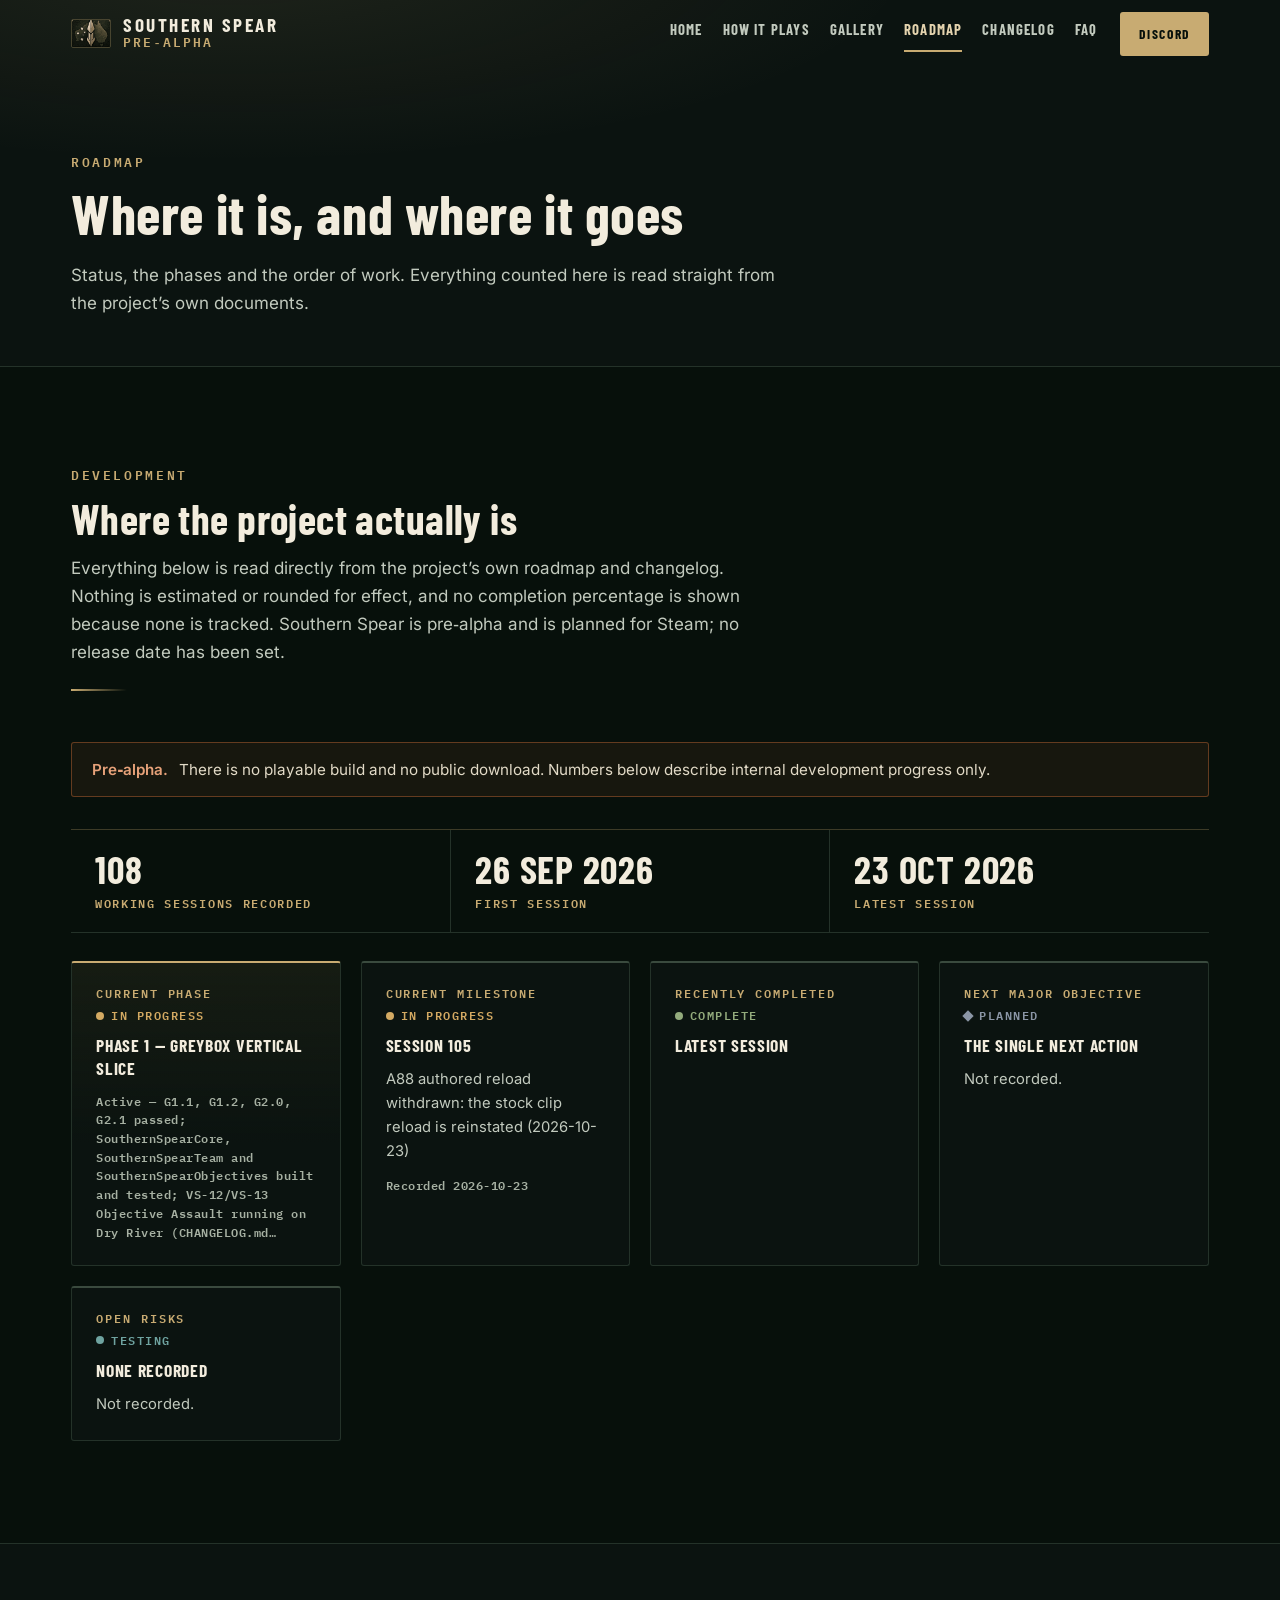
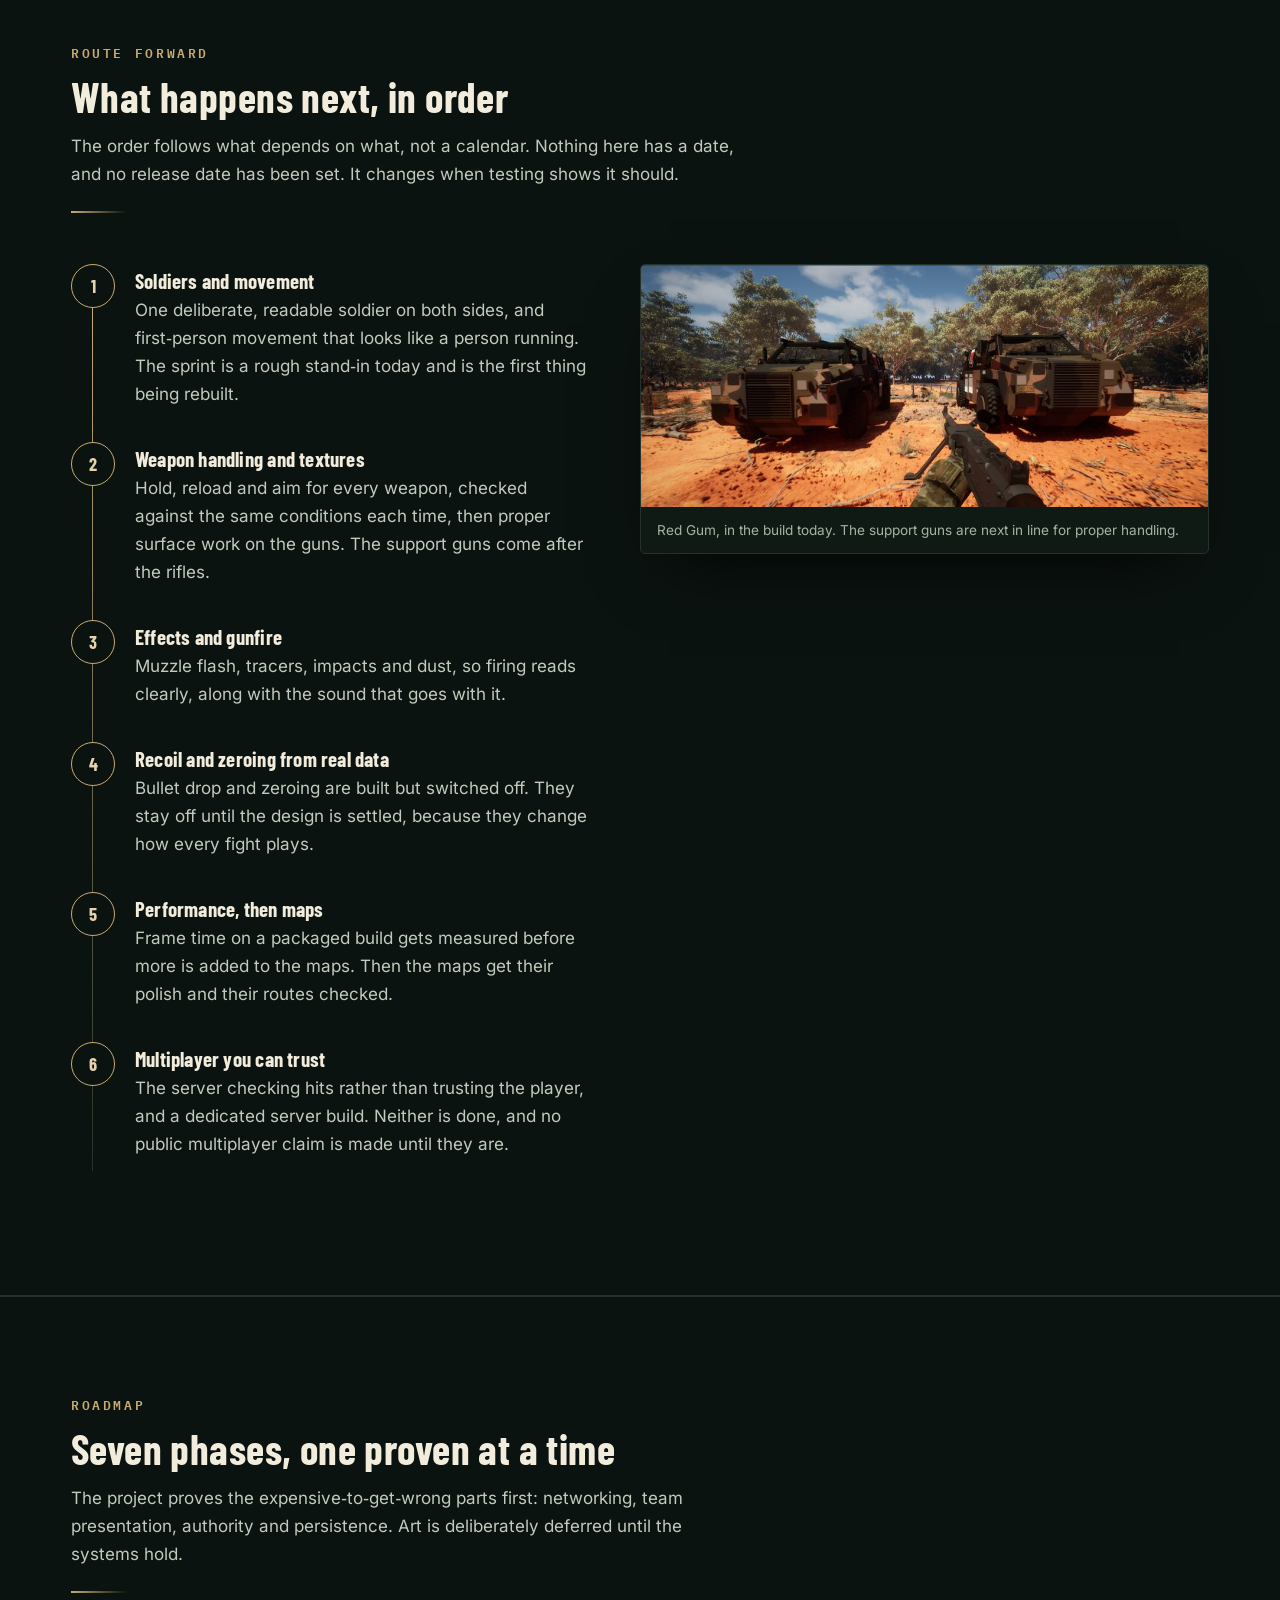
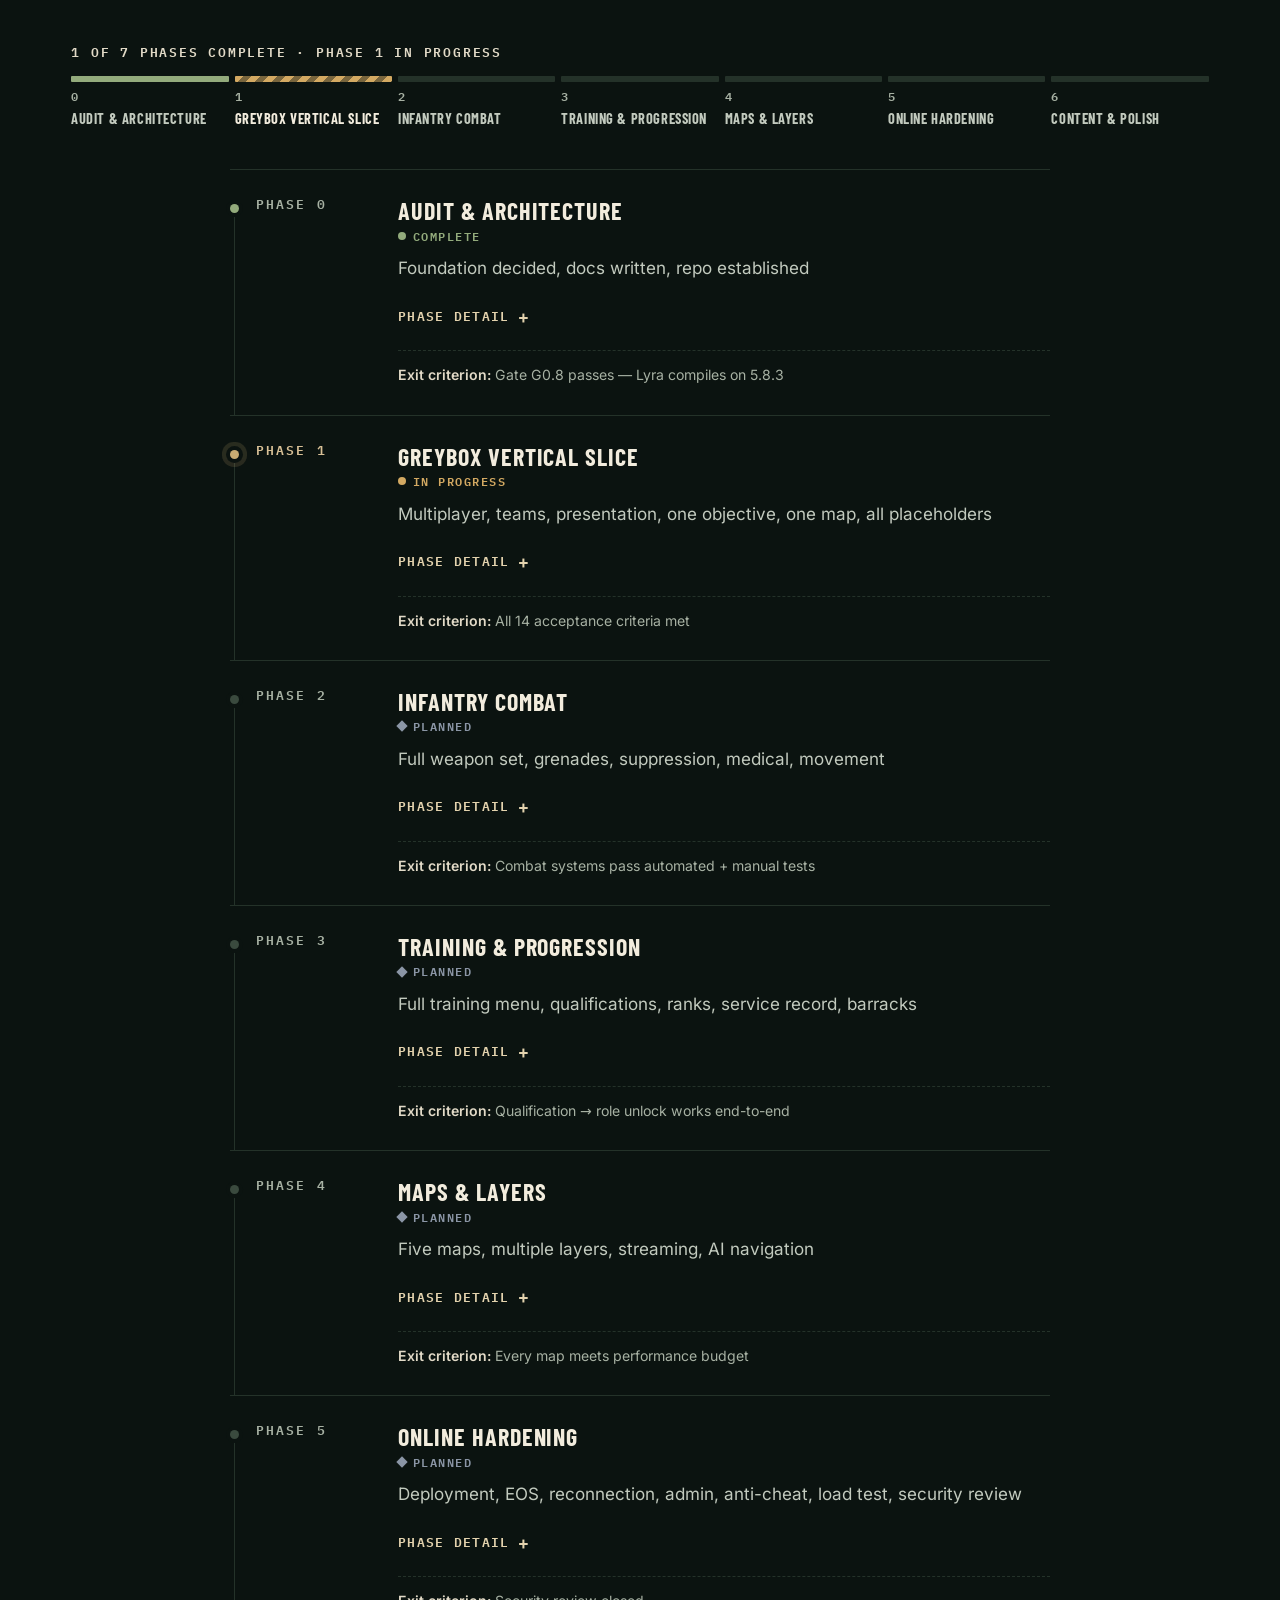
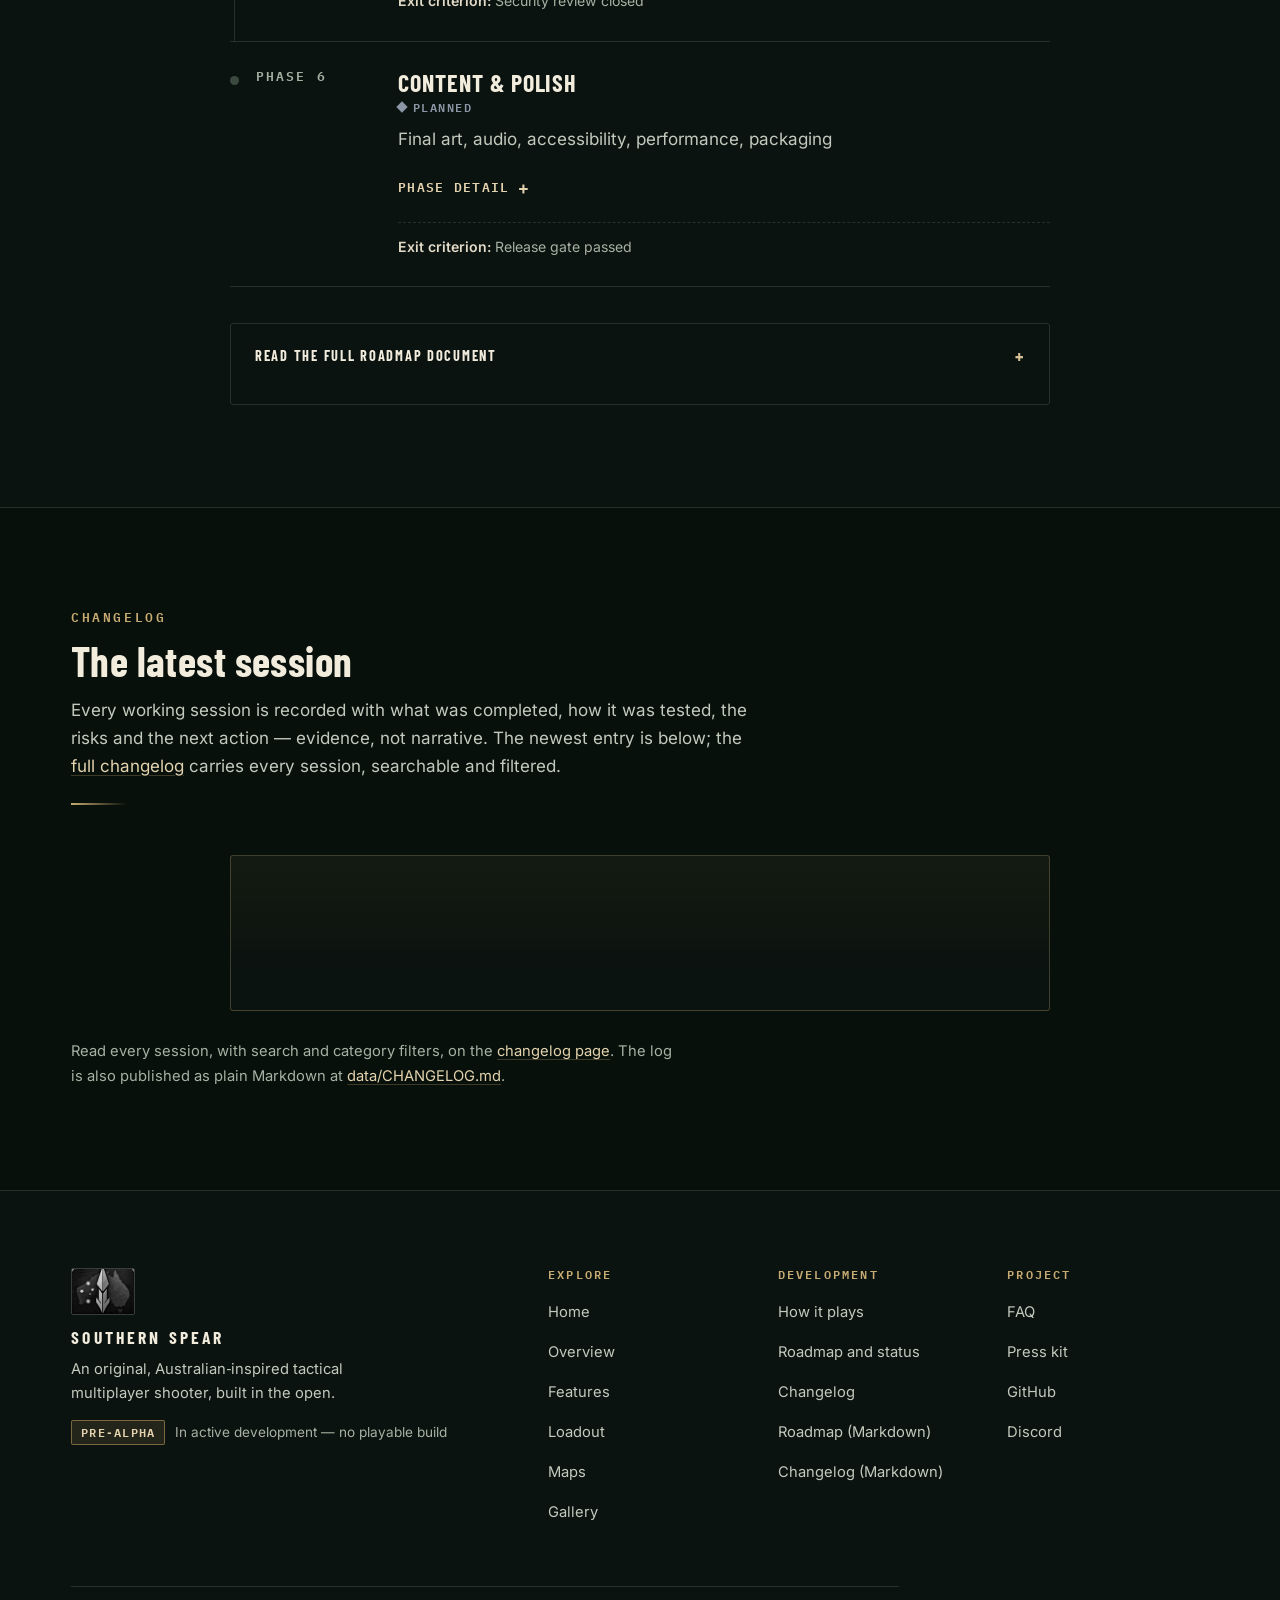
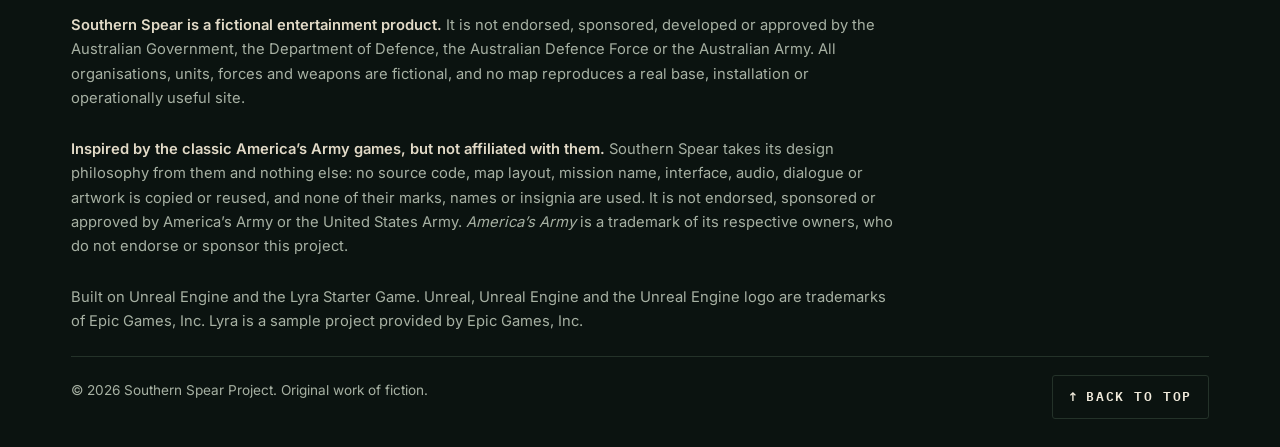
<file: roadmap.html>
<!DOCTYPE html>
<html lang="en-AU">
<head>
<meta charset="utf-8">
<meta name="viewport" content="width=device-width, initial-scale=1">
<meta name="color-scheme" content="dark">
<meta name="theme-color" content="#07100B">

<title>Roadmap and status — Southern Spear</title>
<meta name="description" content="Where Southern Spear actually is: development status read from the project's own documents, the seven-phase roadmap, the order of work from here, and the latest session.">
<link rel="canonical" href="https://theantipopau.github.io/southernspear-site/roadmap.html">

<meta property="og:type" content="website">
<meta property="og:site_name" content="Southern Spear">
<meta property="og:locale" content="en_AU">
<meta property="og:title" content="Roadmap and status — Southern Spear">
<meta property="og:description" content="Where Southern Spear actually is: development status read from the project's own documents, the seven-phase roadmap, the order of work from here, and the latest session.">
<meta property="og:url" content="https://theantipopau.github.io/southernspear-site/roadmap.html">
<meta property="og:image" content="https://theantipopau.github.io/southernspear-site/assets/social/social-preview-1200x630.jpg">
<meta property="og:image:width" content="1200">
<meta property="og:image:height" content="630">
<meta property="og:image:alt" content="Southern Spear key art: a soldier overlooking a red-earth valley at sunset beneath a brass-framed emblem of Australia, the Southern Cross and a spear.">
<meta name="twitter:card" content="summary_large_image">
<meta name="twitter:title" content="Roadmap and status — Southern Spear">
<meta name="twitter:description" content="Where Southern Spear actually is: development status read from the project's own documents, the seven-phase roadmap, the order of work from here, and the latest session.">
<meta name="twitter:image" content="https://theantipopau.github.io/southernspear-site/assets/social/social-preview-1200x630.jpg">

<link rel="icon" href="assets/favicon.ico" sizes="16x16 24x24 32x32 48x48">
<link rel="icon" href="assets/favicon-192.png" type="image/png" sizes="192x192">
<link rel="icon" href="assets/favicon-512.png" type="image/png" sizes="512x512">
<link rel="apple-touch-icon" href="assets/apple-touch-icon.png">
<link rel="manifest" href="manifest.webmanifest">

<link rel="preload" href="fonts/fonts.css" as="style">
<link rel="stylesheet" href="fonts/fonts.css">
<link rel="stylesheet" href="styles.css">
</head>

<body>
<a class="skip-link" href="#main">Skip to content</a>

<header class="site-header" id="site-header" data-nav-state="top">
  <div class="site-header__inner">
    <a class="brand" href="index.html">
      <img class="brand__mark" src="assets/brand/southern-spear-emblem-128.png" alt="" width="128" height="94" decoding="async">
      <span class="brand__text">
        <span class="brand__name">Southern Spear</span>
        <span class="brand__meta">Pre&#8209;alpha</span>
        <span class="u-visually-hidden">&#8212; back to the home page</span>
      </span>
    </a>

    <button class="nav-toggle" type="button" aria-expanded="false" aria-controls="primary-nav">
      <span class="nav-toggle__bars" aria-hidden="true"><span></span><span></span><span></span></span>
      <span class="nav-toggle__label">Menu</span>
    </button>

    <nav class="primary-nav" id="primary-nav" aria-label="Primary">
      <ul class="primary-nav__list">
        <li><a href="index.html">Home</a></li>
        <li><a href="how-it-plays.html">How it plays</a></li>
        <li><a href="gallery.html">Gallery</a></li>
        <li><a href="roadmap.html" aria-current="page">Roadmap</a></li>
        <li><a href="changelog.html">Changelog</a></li>
        <li><a href="index.html#faq">FAQ</a></li>
      </ul>
      <div class="primary-nav__aside">
        <a class="btn btn--brass btn--sm" href="https://discord.gg/GHNCFQrDND" rel="noopener">Discord</a>
      </div>
    </nav>
  </div>
</header>

<main id="main">

  <div class="page-head">
    <div class="shell">
      <p class="eyebrow">Roadmap</p>
      <h1 class="section__title">Where it is, and where it goes</h1>
      <p class="section__lede">Status, the phases and the order of work. Everything counted here is read straight from the project&rsquo;s own documents.</p>
    </div>
  </div>

  <!-- ======================= DEVELOPMENT ======================== -->
  <section class="section" id="development" aria-labelledby="development-title">
    <div class="shell">
      <header class="section__head">
        <p class="eyebrow">Development</p>
        <h2 id="development-title" class="section__title">Where the project actually is</h2>          <p class="section__lede">
            Everything below is read directly from the project&rsquo;s own roadmap and changelog. Nothing is
            estimated or rounded for effect, and no completion percentage is shown because none is tracked.
            Southern Spear is pre&#8209;alpha and is planned for Steam; no release date has been set.
          </p>
      </header>

      <p class="prealpha-banner" role="note">
        <strong>Pre&#8209;alpha.</strong> There is no playable build and no public download. Numbers below
        describe internal development progress only.
      </p>

      <dl id="dev-pulse" class="pulse" aria-label="Development record, counted from the changelog" hidden></dl>

      <div id="status" class="status-grid" aria-busy="true">
        <p class="loading-note">Loading development status&hellip;</p>
        <noscript><p class="loading-note">Development status needs JavaScript to load. The full record is in <a href="data/DEVELOPMENT_ROADMAP.md">the roadmap document</a>.</p></noscript>
      </div>
    </div>
  </section>


  <!-- ======================= ROUTE FORWARD ======================= -->
  <section class="section section--band" id="route" aria-labelledby="route-title">
    <div class="shell">
      <header class="section__head">
        <p class="eyebrow">Route forward</p>
        <h2 id="route-title" class="section__title">What happens next, in order</h2>
        <p class="section__lede">
          The order follows what depends on what, not a calendar. Nothing here has a date, and no release
          date has been set. It changes when testing shows it should.
        </p>
      </header>
      <div class="route-wrap">
      <figure class="route-fig reveal">
        <img src="assets/screenshots/shot-redgum-bushmasters-mag58-960.jpg" width="960" height="409" loading="lazy" decoding="async"
             alt="First-person view across red earth towards two Bushmaster vehicles with an MAG58 light support gun held at the bottom right.">
        <figcaption>Red Gum, in the build today. The support guns are next in line for proper handling.</figcaption>
      </figure>
      <ol class="route" role="list">
        <li class="route__step reveal"><span class="route__n" aria-hidden="true">1</span><div>
          <h3>Soldiers and movement</h3>
          <p>One deliberate, readable soldier on both sides, and first&#8209;person movement that looks like a person running. The sprint is a rough stand&#8209;in today and is the first thing being rebuilt.</p></div></li>
        <li class="route__step reveal"><span class="route__n" aria-hidden="true">2</span><div>
          <h3>Weapon handling and textures</h3>
          <p>Hold, reload and aim for every weapon, checked against the same conditions each time, then proper surface work on the guns. The support guns come after the rifles.</p></div></li>
        <li class="route__step reveal"><span class="route__n" aria-hidden="true">3</span><div>
          <h3>Effects and gunfire</h3>
          <p>Muzzle flash, tracers, impacts and dust, so firing reads clearly, along with the sound that goes with it.</p></div></li>
        <li class="route__step reveal"><span class="route__n" aria-hidden="true">4</span><div>
          <h3>Recoil and zeroing from real data</h3>
          <p>Bullet drop and zeroing are built but switched off. They stay off until the design is settled, because they change how every fight plays.</p></div></li>
        <li class="route__step reveal"><span class="route__n" aria-hidden="true">5</span><div>
          <h3>Performance, then maps</h3>
          <p>Frame time on a packaged build gets measured before more is added to the maps. Then the maps get their polish and their routes checked.</p></div></li>
        <li class="route__step reveal"><span class="route__n" aria-hidden="true">6</span><div>
          <h3>Multiplayer you can trust</h3>
          <p>The server checking hits rather than trusting the player, and a dedicated server build. Neither is done, and no public multiplayer claim is made until they are.</p></div></li>
      </ol>
      </div>
    </div>
  </section>

  <!-- ========================= ROADMAP ========================= -->
  <section class="section section--band" id="roadmap" aria-labelledby="roadmap-title">
    <div class="shell">
      <header class="section__head">
        <p class="eyebrow">Roadmap</p>
        <h2 id="roadmap-title" class="section__title">Seven phases, one proven at a time</h2>
        <p class="section__lede">
          The project proves the expensive&#8209;to&#8209;get&#8209;wrong parts first: networking, team
          presentation, authority and persistence. Art is deliberately deferred until the systems hold.
        </p>
      </header>

      <nav id="roadmap-meter" class="roadmap-meter" aria-label="Roadmap phases at a glance" hidden></nav>

      <div id="roadmap-phases" class="roadmap" aria-busy="true">
        <p class="loading-note">Loading roadmap&hellip;</p>
        <noscript><p class="loading-note">The roadmap needs JavaScript to load. The full record is in <a href="data/DEVELOPMENT_ROADMAP.md">the roadmap document</a>.</p></noscript>
      </div>

      <details class="doc-panel">
        <summary>Read the full roadmap document</summary>
        <div id="roadmap-doc" class="markdown-body"></div>
      </details>
    </div>
  </section>


  <!-- ==================== LATEST UPDATE (full log on changelog.html) ==================== -->
  <section class="section" id="latest" aria-labelledby="latest-title">
    <div class="shell">
      <header class="section__head">
        <p class="eyebrow">Changelog</p>
        <h2 id="latest-title" class="section__title">The latest session</h2>
        <p class="section__lede">
          Every working session is recorded with what was completed, how it was tested, the risks and the
          next action &mdash; evidence, not narrative. The newest entry is below; the
          <a href="changelog.html">full changelog</a> carries every session, searchable and filtered.
        </p>
      </header>

      <div id="latest-update" class="latest-update" aria-busy="true">
        <p class="loading-note">Loading latest update&hellip;</p>
        <noscript><p class="loading-note">The latest update needs JavaScript to load. Every session is in <a href="data/CHANGELOG.md">the changelog document</a>.</p></noscript>
      </div>

      <p class="section__note">
        Read every session, with search and category filters, on the
        <a href="changelog.html">changelog page</a>. The log is also published as plain Markdown at
        <a href="data/CHANGELOG.md">data/CHANGELOG.md</a>.
      </p>
    </div>
  </section>

</main>

<footer class="site-footer">
  <div class="shell">
    <div class="site-footer__top">
      <div class="site-footer__brand">
        <img class="site-footer__mark" src="assets/brand/southern-spear-emblem-128.png" alt="" width="128" height="94" loading="lazy" decoding="async">
        <p class="site-footer__name">Southern Spear</p>
        <p class="site-footer__tag">
          An original, Australian&#8209;inspired tactical multiplayer shooter, built in the open.
        </p>
        <p class="site-footer__status">
          <span class="badge badge--wip">Pre&#8209;alpha</span>
          In active development &mdash; no playable build
        </p>
      </div>

      <nav class="site-footer__nav" aria-label="Footer">
        <div>
          <h2 class="site-footer__heading">Explore</h2>
          <ul>
            <li><a href="index.html">Home</a></li>
            <li><a href="index.html#overview">Overview</a></li>
            <li><a href="index.html#features">Features</a></li>
            <li><a href="index.html#loadout">Loadout</a></li>
            <li><a href="index.html#maps">Maps</a></li>
            <li><a href="gallery.html">Gallery</a></li>
          </ul>
        </div>
        <div>
          <h2 class="site-footer__heading">Development</h2>
          <ul>
            <li><a href="how-it-plays.html">How it plays</a></li>
            <li><a href="roadmap.html">Roadmap and status</a></li>
            <li><a href="changelog.html">Changelog</a></li>
            <li><a href="data/DEVELOPMENT_ROADMAP.md">Roadmap (Markdown)</a></li>
            <li><a href="data/CHANGELOG.md">Changelog (Markdown)</a></li>
          </ul>
        </div>
        <div>
          <h2 class="site-footer__heading">Project</h2>
          <ul>
            <li><a href="index.html#faq">FAQ</a></li>
            <li><a href="presskit.html">Press kit</a></li>
            <li><a href="https://github.com/theantipopau/southernspear-site" rel="noopener">GitHub</a></li>
            <li><a href="https://discord.gg/GHNCFQrDND" rel="noopener">Discord</a></li>
          </ul>
        </div>
      </nav>
    </div>

    <div class="site-footer__legal">
      <p>
        <strong>Southern Spear is a fictional entertainment product.</strong> It is not endorsed,
        sponsored, developed or approved by the Australian Government, the Department of Defence, the
        Australian Defence Force or the Australian Army. All organisations, units, forces and weapons are
        fictional, and no map reproduces a real base, installation or operationally useful site.
      </p>
      <p>
        <strong>Inspired by the classic America&rsquo;s Army games, but not affiliated with them.</strong>
        Southern Spear takes its design philosophy from them and nothing else: no source code, map
        layout, mission name, interface, audio, dialogue or artwork is copied or reused, and none of
        their marks, names or insignia are used. It is not endorsed, sponsored or approved by
        America&rsquo;s Army or the United States Army. <em>America&rsquo;s Army</em> is a trademark of
        its respective owners, who do not endorse or sponsor this project.
      </p>
      <p>
        Built on Unreal Engine and the Lyra Starter Game. Unreal, Unreal Engine and the Unreal Engine logo
        are trademarks of Epic Games, Inc. Lyra is a sample project provided by Epic Games, Inc.
      </p>
    </div>

    <div class="site-footer__base">
      <p>&copy; <span id="year">2026</span> Southern Spear Project. Original work of fiction.</p>
      <a class="to-top" href="#main">Back to top</a>
    </div>
  </div>
</footer>

<script src="site.js" defer></script>
</body>
</html>
</file>
<file: fonts/fonts.css>
/* Self-hosted font subsets. Generated by Tools/build_site_fonts.py.
   Barlow Condensed, Inter and IBM Plex Mono are all licensed under the
   SIL Open Font License 1.1. Do not edit by hand. */

@font-face {
  font-family: 'Barlow Condensed';
  font-style: normal;
  font-weight: 600;
  font-display: swap;
  src: url('barlow-condensed-latin.woff2') format('woff2');
  unicode-range: U+0000-00FF, U+0131, U+0152-0153, U+02BB-02BC, U+02C6, U+02DA, U+02DC, U+0304, U+0308, U+0329, U+2000-206F, U+20AC, U+2122, U+2191, U+2193, U+2212, U+2215, U+FEFF, U+FFFD;
}

@font-face {
  font-family: 'Barlow Condensed';
  font-style: normal;
  font-weight: 700;
  font-display: swap;
  src: url('barlow-condensed-latin.woff2') format('woff2');
  unicode-range: U+0000-00FF, U+0131, U+0152-0153, U+02BB-02BC, U+02C6, U+02DA, U+02DC, U+0304, U+0308, U+0329, U+2000-206F, U+20AC, U+2122, U+2191, U+2193, U+2212, U+2215, U+FEFF, U+FFFD;
}

@font-face {
  font-family: 'IBM Plex Mono';
  font-style: normal;
  font-weight: 400;
  font-display: swap;
  src: url('ibm-plex-mono-latin.woff2') format('woff2');
  unicode-range: U+0000-00FF, U+0131, U+0152-0153, U+02BB-02BC, U+02C6, U+02DA, U+02DC, U+0304, U+0308, U+0329, U+2000-206F, U+20AC, U+2122, U+2191, U+2193, U+2212, U+2215, U+FEFF, U+FFFD;
}

@font-face {
  font-family: 'IBM Plex Mono';
  font-style: normal;
  font-weight: 600;
  font-display: swap;
  src: url('ibm-plex-mono-latin.woff2') format('woff2');
  unicode-range: U+0000-00FF, U+0131, U+0152-0153, U+02BB-02BC, U+02C6, U+02DA, U+02DC, U+0304, U+0308, U+0329, U+2000-206F, U+20AC, U+2122, U+2191, U+2193, U+2212, U+2215, U+FEFF, U+FFFD;
}

@font-face {
  font-family: 'Inter';
  font-style: normal;
  font-weight: 400;
  font-display: swap;
  src: url('inter-latin.woff2') format('woff2');
  unicode-range: U+0000-00FF, U+0131, U+0152-0153, U+02BB-02BC, U+02C6, U+02DA, U+02DC, U+0304, U+0308, U+0329, U+2000-206F, U+20AC, U+2122, U+2191, U+2193, U+2212, U+2215, U+FEFF, U+FFFD;
}

@font-face {
  font-family: 'Inter';
  font-style: normal;
  font-weight: 600;
  font-display: swap;
  src: url('inter-latin.woff2') format('woff2');
  unicode-range: U+0000-00FF, U+0131, U+0152-0153, U+02BB-02BC, U+02C6, U+02DA, U+02DC, U+0304, U+0308, U+0329, U+2000-206F, U+20AC, U+2122, U+2191, U+2193, U+2212, U+2215, U+FEFF, U+FFFD;
}
</file>
<file: styles.css>
/* ==========================================================================
   Southern Spear — website stylesheet
   Tokens, layout and components for the public development portal.
   Brand palette and motifs only: charcoal, eucalyptus, olive, sandstone,
   brass, off-white, with sunset orange used only for emphasis.
   ========================================================================== */

/* --------------------------------------------------------------------------
   1. Design tokens
   -------------------------------------------------------------------------- */
:root {
  /* Surfaces */
  --ink-950: #07100b;
  --ink-900: #0b1310;
  --ink-850: #101a15;
  --field-800: #16211b;
  --field-700: #223027;
  --field-600: #2e3f34;

  /* Ink */
  --sand-100: #f2ecdd;
  --sand-200: #e2dac7;
  --sage-200: #c2cabe;
  --sage-400: #a7b1a3;

  /* Accents */
  --brass-500: #c8ab72;
  --brass-400: #d8c096;
  --brass-300: #e4d3ae;
  --sunset-500: #d9743a;
  --opfor-500: #9c5044;
  --opfor-300: #d19587;

  /* Status — each pairs a colour with a label, never colour alone */
  --state-planned: #8b96a6;
  --state-progress: #d3a962;
  --state-testing: #6fa3a0;
  --state-complete: #93ab7c;
  --state-blocked: #b4695c;

  /* Lines */
  --line: #3a4a3e;
  --line-quiet: #5a6f61;
  --line-soft: #243229;
  --hairline: rgba(200, 171, 114, 0.28);

  /* Type */
  --font-display: "Barlow Condensed", "Arial Narrow", "Roboto Condensed", system-ui, sans-serif;
  --font-body: Inter, system-ui, -apple-system, "Segoe UI", Roboto, Arial, sans-serif;
  --font-mono: "IBM Plex Mono", ui-monospace, "SFMono-Regular", Consolas, monospace;

  /* Space */
  --u: 8px;
  --shell: 1240px;
  --shell-narrow: 820px;
  --gutter: clamp(20px, 4vw, 64px);
  --section-y: clamp(64px, 8vw, 128px);
  --header-h: 68px;

  /* Motion */
  --ease: cubic-bezier(0.2, 0.7, 0.2, 1);
  --dur-fast: 140ms;
  --dur: 260ms;
  --dur-slow: 700ms;

  --focus: var(--sand-100);
  --radius: 3px;
  --radius-lg: 5px;

  /* Readability floor. Nothing on the site is set below 0.75rem (12px): the
     coordinate-style metadata is the smallest type here, and below 12px it
     stops being legible on a 360px phone held at arm's length. Interactive
     controls are held to a 44px minimum height for the same reason. */
  --fs-floor: 0.75rem;
  --target-min: 44px;

  --shadow-lift: 0 14px 34px -18px rgba(0, 0, 0, 0.85);
  --shadow-panel: 0 30px 70px -30px rgba(0, 0, 0, 0.9);

  /* Topographic field, drawn in CSS so no raster texture ships. */
  --topo: url("data:image/svg+xml,%3Csvg xmlns='http://www.w3.org/2000/svg' width='420' height='420' viewBox='0 0 420 420'%3E%3Cg fill='none' stroke='%23c8ab72' stroke-width='1'%3E%3Cpath d='M-20 60c60-34 120-34 180 0s120 34 180 0 60-34 60-34'/%3E%3Cpath d='M-20 92c60-34 120-34 180 0s120 34 180 0 60-34 60-34'/%3E%3Cpath d='M-20 124c60-34 120-34 180 0s120 34 180 0 60-34 60-34'/%3E%3Cpath d='M-20 250c60 34 120 34 180 0s120-34 180 0 60 34 60 34'/%3E%3Cpath d='M-20 282c60 34 120 34 180 0s120-34 180 0 60 34 60 34'/%3E%3Cpath d='M-20 314c60 34 120 34 180 0s120-34 180 0 60 34 60 34'/%3E%3C/g%3E%3C/svg%3E");
  --grid: url("data:image/svg+xml,%3Csvg xmlns='http://www.w3.org/2000/svg' width='48' height='48'%3E%3Cpath d='M48 0H0v48' fill='none' stroke='%23ffffff' stroke-opacity='0.05'/%3E%3C/svg%3E");
}

/* --------------------------------------------------------------------------
   2. Reset and base
   -------------------------------------------------------------------------- */
*, *::before, *::after { box-sizing: border-box; }

html {
  scroll-behavior: smooth;
  -webkit-text-size-adjust: 100%;
  overflow-x: hidden;
  overflow-x: clip;
}

body {
  margin: 0;
  background: var(--ink-950);
  color: var(--sage-200);
  font: 400 17px/1.65 var(--font-body);
  /* `hidden` on body alone leaves a few pixels of horizontal scroll on the
     narrowest phones, because the hero's scale animation overflows the
     viewport. `clip` on the root contains it without turning the root into a
     scroll container, which is what `hidden` does. `hidden` stays as the
     declaration for browsers without `clip`. */
  overflow-x: hidden;
  overflow-x: clip;
  -webkit-font-smoothing: antialiased;
}

img, picture, svg { max-width: 100%; display: block; }
img { height: auto; }

h1, h2, h3, h4 {
  font-family: var(--font-display);
  color: var(--sand-100);
  font-weight: 700;
  line-height: 1.06;
  letter-spacing: 0.01em;
  margin: 0 0 0.5em;
  text-wrap: balance;
}

h1 { font-size: clamp(2rem, 5vw, 3.5rem); }
h2 { font-size: clamp(1.7rem, 3.4vw, 2.6rem); }
h3 { font-size: 1.3rem; }

p { margin: 0 0 1em; }
p:last-child { margin-bottom: 0; }

a { color: var(--brass-300); text-decoration-color: var(--hairline); text-underline-offset: 3px; }
a:hover { color: var(--sand-100); }

ul, ol { margin: 0; padding: 0; }

:focus-visible {
  outline: 3px solid var(--focus);
  outline-offset: 3px;
  border-radius: 2px;
}

::selection { background: var(--brass-500); color: var(--ink-950); }

.u-visually-hidden {
  position: absolute !important;
  width: 1px; height: 1px;
  margin: -1px; padding: 0; border: 0;
  clip: rect(0 0 0 0); clip-path: inset(50%);
  overflow: hidden; white-space: nowrap;
}

.skip-link {
  position: fixed;
  top: 10px; left: 10px;
  z-index: 200;
  transform: translateY(-200%);
  background: var(--brass-500);
  color: var(--ink-950);
  font: 700 0.95rem var(--font-body);
  padding: 13px 20px;
  border-radius: var(--radius);
  text-decoration: none;
  font-weight: 700;
}
.skip-link:focus { transform: none; color: var(--ink-950); }

.shell {
  width: 100%;
  max-width: var(--shell);
  margin-inline: auto;
  padding-inline: var(--gutter);
}
.shell--narrow { max-width: var(--shell-narrow); }

section[id], main > section { scroll-margin-top: calc(var(--header-h) + 12px); }
/* Roadmap phases and changelog sessions are generated after load, so they are
   the targets of shared deep links and need the same header clearance. */
.phase, .session, .gallery__item { scroll-margin-top: calc(var(--header-h) + 20px); }
.phase:focus, .session:focus { outline: none; }
.phase:focus-visible, .session:focus-visible { outline: 2px solid var(--brass-400); outline-offset: 4px; }

/* --------------------------------------------------------------------------
   3. Shared components
   -------------------------------------------------------------------------- */
.eyebrow {
  font: 600 0.82rem/1 var(--font-mono);
  letter-spacing: 0.2em;
  text-transform: uppercase;
  color: var(--brass-500);
  margin: 0 0 14px;
}

.section { padding-block: var(--section-y); position: relative; }
.section--band {
  background: var(--ink-900);
  border-block: 1px solid var(--line-soft);
}

.section__head { max-width: 62ch; margin-bottom: clamp(32px, 4vw, 56px); }
.section__head--center { margin-inline: auto; text-align: center; }
.section__title { margin-bottom: 0.35em; }
.section__lede { color: var(--sage-200); font-size: 1.06rem; }
.section__note {
  margin-top: 28px;
  font-size: 0.92rem;
  color: var(--sage-400);
  max-width: 68ch;
}

.lead { font-size: 1.12rem; color: var(--sand-200); }

/* Brass rule that expands on scroll into view. */
.section__head::after {
  content: "";
  display: block;
  width: 56px; height: 2px;
  margin-top: 22px;
  background: linear-gradient(90deg, var(--brass-500), transparent);
}
.section__head--center::after { margin-inline: auto; background: linear-gradient(90deg, transparent, var(--brass-500), transparent); }

/* Buttons */
.btn {
  display: inline-flex;
  align-items: center;
  justify-content: center;
  gap: 8px;
  min-height: 44px;
  padding: 12px 22px;
  border: 1px solid transparent;
  border-radius: var(--radius);
  background: none;
  font: 700 0.95rem/1 var(--font-display);
  letter-spacing: 0.12em;
  text-transform: uppercase;
  text-decoration: none;
  cursor: pointer;
  transition: background-color var(--dur-fast) ease, color var(--dur-fast) ease,
              border-color var(--dur-fast) ease, transform var(--dur-fast) ease;
}
.btn--lg { min-height: 52px; padding: 15px 30px; font-size: 1.05rem; }
.btn--sm { min-height: 44px; padding: 10px 18px; font-size: 0.85rem; }

.btn--brass { background: var(--brass-500); color: var(--ink-950); }
.btn--brass:hover { background: var(--brass-300); color: var(--ink-950); transform: translateY(-1px); }

.btn--outline { border-color: var(--hairline); color: var(--sand-100); background: rgba(7, 16, 11, 0.45); }
.btn--outline:hover { border-color: var(--brass-400); background: rgba(7, 16, 11, 0.8); color: var(--sand-100); }

.btn--quiet { color: var(--sage-200); padding-inline: 14px; }
.btn--quiet:hover { color: var(--brass-300); }

.btn--ghost { border-color: var(--line); color: var(--sand-100); }
.btn--ghost:hover { border-color: var(--brass-400); color: var(--sand-100); }

/* Badges and status pills */
.badge {
  display: inline-flex;
  align-items: center;
  gap: 6px;
  padding: 4px 9px;
  border: 1px solid var(--line);
  border-radius: 2px;
  background: rgba(34, 48, 39, 0.7);
  font: 600 0.75rem/1.3 var(--font-mono);
  letter-spacing: 0.1em;
  text-transform: uppercase;
  color: var(--sage-200);
  white-space: nowrap;
}
.badge--concept { border-color: rgba(217, 116, 58, 0.5); color: #e6a179; background: rgba(217, 116, 58, 0.12); }
.badge--wip { border-color: rgba(211, 169, 98, 0.5); color: var(--brass-300); background: rgba(211, 169, 98, 0.12); }
.badge--live { border-color: rgba(147, 171, 124, 0.55); color: #b3c79c; background: rgba(147, 171, 124, 0.14); }
/* In-engine captures: the teal "testing" hue, so a capture can never be
   mistaken for the orange concept-art label beside it. */
.badge--capture { border-color: rgba(111, 163, 160, 0.6); color: #a9d0cd; background: rgba(111, 163, 160, 0.14); }

/* Status treatments: colour is always paired with a text label. */
.state { display: inline-flex; align-items: center; gap: 7px; font: 600 0.78rem/1 var(--font-mono); letter-spacing: 0.12em; text-transform: uppercase; }
.state::before { content: ""; width: 8px; height: 8px; border-radius: 50%; background: currentColor; flex: none; }
.state--planned { color: var(--state-planned); }
.state--progress { color: var(--state-progress); }
.state--testing { color: var(--state-testing); }
.state--complete { color: var(--state-complete); }
.state--blocked { color: var(--state-blocked); }
.state--planned::before { border-radius: 0; transform: rotate(45deg); }
.state--progress::before { animation: state-pulse 2.6s var(--ease) infinite; }
.state--blocked::before { border-radius: 0; }
@keyframes state-pulse { 0%, 100% { opacity: 1; } 50% { opacity: 0.35; } }

.callout {
  border-left: 2px solid var(--brass-500);
  background: linear-gradient(90deg, rgba(200, 171, 114, 0.07), transparent 60%);
  padding: 16px 20px;
  margin: 28px 0 0;
  font-size: 0.95rem;
  color: var(--sand-200);
}
.callout--fiction { border-left-color: var(--opfor-500); background: linear-gradient(90deg, rgba(156, 80, 68, 0.1), transparent 60%); }
/* Inspiration notice: brass, so it reads as attribution rather than warning. */
.callout--inspiration { border-left-color: var(--brass-500); background: linear-gradient(90deg, rgba(200, 171, 114, 0.09), transparent 60%); }
.callout--inspiration strong { color: var(--brass-300); }

.notice {
  margin-top: 32px;
  padding: 22px 26px;
  border: 1px solid var(--line-soft);
  border-left: 2px solid var(--brass-500);
  border-radius: var(--radius);
  background: var(--ink-850);
}
.notice--muted { background: transparent; }
.notice__title { font-size: 1.1rem; margin-bottom: 6px; }

/* Empty result set. Deliberately quiet: it is a normal outcome of searching,
   not an error, so it does not use the brass error rule. */
.empty-state {
  margin-top: 24px;
  padding: 32px 28px;
  border: 1px dashed var(--line-soft);
  border-radius: var(--radius);
  background: var(--ink-900);
  text-align: center;
}
.empty-state[hidden] { display: none; }
.empty-state__title {
  margin: 0 0 8px;
  font: 600 0.82rem/1 var(--font-mono);
  letter-spacing: 0.18em;
  text-transform: uppercase;
  color: var(--brass-300);
}
.empty-state__body {
  margin: 0 auto 20px;
  max-width: 46ch;
  color: var(--sand-300);
}

.prealpha-banner {
  display: flex;
  flex-wrap: wrap;
  align-items: baseline;
  gap: 10px;
  margin: 0 0 32px;
  padding: 14px 20px;
  border: 1px solid rgba(217, 116, 58, 0.4);
  border-radius: var(--radius);
  background: rgba(217, 116, 58, 0.08);
  color: var(--sand-200);
  font-size: 0.95rem;
}
.prealpha-banner strong { color: #e6a179; }

.loading-note { color: var(--sage-400); font-size: 0.95rem; }
.error-note {
  border: 1px solid var(--state-blocked);
  border-radius: var(--radius);
  padding: 16px 20px;
  color: var(--sand-200);
  background: rgba(180, 105, 92, 0.08);
}

/* Cards */
.card-grid { display: grid; gap: 20px; }
.card-grid--2 { grid-template-columns: repeat(auto-fit, minmax(280px, 1fr)); }
.card-grid--3 { grid-template-columns: repeat(auto-fit, minmax(250px, 1fr)); margin-top: 40px; }

.card {
  position: relative;
  padding: 26px 26px 28px;
  border: 1px solid var(--line-soft);
  border-radius: var(--radius);
  background:
    linear-gradient(180deg, rgba(34, 48, 39, 0.55), rgba(22, 33, 27, 0.55)),
    var(--topo) repeat;
  background-size: auto, 420px 420px;
  transition: border-color var(--dur) ease, transform var(--dur) var(--ease), box-shadow var(--dur) ease;
}
.card::before {
  content: "";
  position: absolute; inset-inline: 0; top: 0; height: 2px;
  background: linear-gradient(90deg, var(--brass-500), transparent);
  opacity: 0.5;
  transition: opacity var(--dur) ease;
}
.card:hover { border-color: var(--line); transform: translateY(-3px); box-shadow: var(--shadow-lift); }
.card:hover::before { opacity: 1; }
.card__title { font-size: 1.15rem; margin-bottom: 8px; }
.card--action { display: flex; flex-direction: column; }
.card--action p:last-child { margin-top: auto; padding-top: 8px; }

/* --------------------------------------------------------------------------
   4. Header and navigation
   -------------------------------------------------------------------------- */
.site-header {
  position: fixed;
  inset: 0 0 auto 0;
  z-index: 100;
  height: var(--header-h);
  background: transparent;
  border-bottom: 1px solid transparent;
  transition: background-color var(--dur) ease, border-color var(--dur) ease, box-shadow var(--dur) ease;
}
.site-header[data-nav-state="scrolled"] {
  background: rgba(7, 16, 11, 0.94);
  border-bottom-color: var(--line-soft);
  box-shadow: 0 10px 30px -20px rgba(0, 0, 0, 0.9);
}

.site-header__inner {
  height: 100%;
  max-width: var(--shell);
  margin-inline: auto;
  padding-inline: var(--gutter);
  display: flex;
  align-items: center;
  gap: 20px;
}

.brand {
  display: flex;
  align-items: center;
  gap: 12px;
  text-decoration: none;
  color: var(--sand-100);
  flex: none;
  min-height: 44px;
}
.brand__mark {
  width: 40px; height: 29px;
  object-fit: cover;
  border-radius: 2px;
  border: 1px solid var(--hairline);
}
.brand__text { display: grid; line-height: 1.05; }
.brand__name {
  font: 700 1.2rem/1 var(--font-display);
  letter-spacing: 0.13em;
  text-transform: uppercase;
}
.brand__meta {
  font: 500 0.8rem/1.4 var(--font-mono);
  letter-spacing: 0.16em;
  text-transform: uppercase;
  color: var(--brass-500);
}

.nav-toggle {
  display: none;
  align-items: center;
  gap: 10px;
  min-height: 44px;
  margin-left: auto;
  padding: 10px 14px;
  border: 1px solid var(--hairline);
  border-radius: var(--radius);
  background: rgba(7, 16, 11, 0.6);
  color: var(--sand-100);
  font: 700 0.82rem/1 var(--font-display);
  letter-spacing: 0.14em;
  text-transform: uppercase;
  cursor: pointer;
}
.nav-toggle__bars { display: grid; gap: 4px; width: 18px; }
.nav-toggle__bars span { height: 2px; background: currentColor; transition: transform var(--dur-fast) ease, opacity var(--dur-fast) ease; }
.nav-toggle[aria-expanded="true"] .nav-toggle__bars span:nth-child(1) { transform: translateY(6px) rotate(45deg); }
.nav-toggle[aria-expanded="true"] .nav-toggle__bars span:nth-child(2) { opacity: 0; }
.nav-toggle[aria-expanded="true"] .nav-toggle__bars span:nth-child(3) { transform: translateY(-6px) rotate(-45deg); }

.primary-nav {
  margin-left: auto;
  display: flex;
  align-items: center;
  gap: 14px;
}
.primary-nav__list { display: flex; align-items: center; gap: 2px; list-style: none; }
.primary-nav__list a {
  position: relative;
  display: block;
  padding: 10px 9px;
  min-height: 44px;
  line-height: 24px;
  color: var(--sage-200);
  text-decoration: none;
  font: 600 0.92rem/1 var(--font-display);
  letter-spacing: 0.08em;
  text-transform: uppercase;
  white-space: nowrap;
  transition: color var(--dur-fast) ease;
}
.primary-nav__list a::after {
  content: "";
  position: absolute;
  left: 9px; right: 9px; bottom: 4px;
  height: 2px;
  background: var(--brass-500);
  transform: scaleX(0);
  transform-origin: left;
  transition: transform var(--dur) var(--ease);
}
.primary-nav__list a:hover { color: var(--sand-100); }
.primary-nav__list a:hover::after { transform: scaleX(1); }
.primary-nav__list a[aria-current="true"],
.primary-nav__list a[aria-current="page"] { color: var(--brass-300); }
.primary-nav__list a[aria-current="true"]::after,
.primary-nav__list a[aria-current="page"]::after { transform: scaleX(1); }

.primary-nav__aside { display: flex; align-items: center; gap: 8px; }

/* Mobile panel. The breakpoint sits at 1100px rather than 1000px because the
   desktop nav carries eight items at the larger menu type, and the panel is a
   better read than a squeezed single row on a 1024px tablet. */
@media (max-width: 1100px) {
  .nav-toggle { display: inline-flex; }
  .primary-nav {
    position: fixed;
    inset: var(--header-h) 0 auto 0;
    margin: 0;
    padding: 12px var(--gutter) 28px;
    flex-direction: column;
    align-items: stretch;
    gap: 16px;
    background: rgba(7, 16, 11, 0.985);
    border-bottom: 1px solid var(--line-soft);
    box-shadow: var(--shadow-panel);
    max-height: calc(100dvh - var(--header-h));
    overflow-y: auto;
    transform: translateY(-8px);
    opacity: 0;
    visibility: hidden;
    /* visibility is discrete: delay the flip on close so the panel stays
       readable while it fades, but flip it instantly on open so the links are
       focusable in the same frame the menu appears. */
    transition: opacity var(--dur-fast) ease, transform var(--dur-fast) ease,
      visibility 0s linear var(--dur-fast);
  }
  .primary-nav[data-open="true"] {
    transform: none;
    opacity: 1;
    visibility: visible;
    transition: opacity var(--dur-fast) ease, transform var(--dur-fast) ease, visibility 0s;
  }
  .primary-nav__list { flex-direction: column; align-items: stretch; gap: 0; }
  .primary-nav__list li + li { border-top: 1px solid var(--line-soft); }
  .primary-nav__list a { padding: 14px 4px; font-size: 1rem; min-height: 48px; }
  .primary-nav__list a::after { left: 4px; right: auto; width: 22px; bottom: 8px; }
  .primary-nav__aside { justify-content: stretch; }
  .primary-nav__aside .btn { flex: 1; }
}

body[data-nav-open="true"] { overflow: hidden; }

/* --------------------------------------------------------------------------
   5. Hero
   -------------------------------------------------------------------------- */
.hero {
  position: relative;
  min-height: 100vh;
  min-height: 100svh;
  display: flex;
  align-items: flex-end;
  overflow: hidden;
  isolation: isolate;
}
.hero__media { position: absolute; inset: 0; z-index: -3; }
.hero__video { position: absolute; inset: 0; width: 100%; height: 100%; object-fit: cover; opacity: 0; transition: opacity 1.2s var(--ease); }
.hero__video.is-playing { opacity: 1; }
.hero__image {
  width: 100%; height: 100%;
  object-fit: cover;
  object-position: 50% 100%;
}
/* Slow scale, opt-in, and never on the LCP-critical path. */
.js .hero__image { animation: hero-drift 26s var(--ease) forwards alternate; }
@keyframes hero-drift { from { transform: scale(1.0); } to { transform: scale(1.06); } }

/* Staggered entrance. Short, one-shot, and the copy is never hidden from a
   crawler or a no-JS client because the keyframes only run under .js. */
@keyframes rise-in {
  from { opacity: 0; transform: translateY(14px); }
  to { opacity: 1; transform: none; }
}

.hero__scrim {
  position: absolute; inset: 0; z-index: -2;
  background:
    linear-gradient(180deg, rgba(7, 16, 11, 0.66) 0%, rgba(7, 16, 11, 0.06) 30%, rgba(7, 16, 11, 0.34) 58%, rgba(7, 16, 11, 0.9) 82%, rgba(7, 16, 11, 0.98) 100%),
    radial-gradient(130% 100% at 8% 100%, rgba(7, 16, 11, 0.92) 0%, rgba(7, 16, 11, 0) 62%);
}
.hero__grain {
  position: absolute; inset: 0; z-index: -1;
  background-image: var(--grid);
  opacity: 0.5;
  mix-blend-mode: soft-light;
  pointer-events: none;
}

.hero__inner { width: 100%; padding-bottom: clamp(28px, 5.5vh, 76px); padding-top: calc(var(--header-h) + 24px); }
.hero__copy { max-width: 66ch; }

/* The approved lockup sits above the copy as its own element, so the artwork
   stays free of composited branding and the wordmark stays selectable text
   in the document outline. */
.hero__copy picture { display: block; }
.hero__logo {
  display: block;
  height: clamp(84px, 12.5vh, 128px);
  width: auto;
  margin: 0 0 20px;
  filter: drop-shadow(0 4px 18px rgba(0, 0, 0, 0.7));
}
.js .hero__logo { animation: rise-in 0.7s var(--ease) both; }
.js .hero__eyebrow { animation: rise-in 0.7s var(--ease) 0.07s both; }
.js .hero__title { animation: rise-in 0.7s var(--ease) 0.13s both; }
.js .hero__lede { animation: rise-in 0.7s var(--ease) 0.19s both; }
.js .hero__actions { animation: rise-in 0.7s var(--ease) 0.25s both; }

.hero__eyebrow {
  display: inline-flex;
  align-items: center;
  gap: 10px;
  margin: 0 0 14px;
  padding: 6px 13px;
  border: 1px solid var(--hairline);
  border-radius: 100px;
  background: rgba(7, 16, 11, 0.68);
  font: 600 0.75rem/1 var(--font-mono);
  letter-spacing: 0.16em;
  text-transform: uppercase;
  color: var(--brass-300);
}
.status-dot {
  width: 7px; height: 7px; border-radius: 50%;
  background: var(--state-progress);
  box-shadow: 0 0 0 3px rgba(211, 169, 98, 0.2);
}

.hero__title {
  font-size: clamp(1.5rem, 3.1vw, 2.5rem);
  color: var(--sand-100);
  text-shadow: 0 2px 26px rgba(0, 0, 0, 0.72), 0 1px 3px rgba(0, 0, 0, 0.6);
  margin-bottom: 10px;
  max-width: 30ch;
}
.hero__lede {
  font-size: clamp(0.98rem, 1.3vw, 1.1rem);
  color: var(--sand-200);
  max-width: 46ch;
  text-shadow: 0 1px 12px rgba(0, 0, 0, 0.8);
}
.hero__actions { display: flex; flex-wrap: wrap; gap: 12px; margin-top: 22px; }

.hero__scroll {
  position: absolute;
  left: 50%;
  bottom: 20px;
  transform: translateX(-50%);
  display: grid;
  justify-items: center;
  gap: 8px;
  color: var(--sage-400);
  text-decoration: none;
  font: 500 0.75rem/1 var(--font-mono);
  letter-spacing: 0.24em;
  text-transform: uppercase;
}
.hero__scroll:hover { color: var(--brass-300); }
.hero__scroll-line { width: 1px; height: 34px; background: linear-gradient(180deg, transparent, var(--brass-500)); }
.js .hero__scroll-line { animation: scroll-cue 2.4s var(--ease) infinite; }
@keyframes scroll-cue { 0% { transform: scaleY(0.2); transform-origin: top; opacity: 0; } 40% { opacity: 1; } 100% { transform: scaleY(1); transform-origin: top; opacity: 0; } }

/* --------------------------------------------------------------------------
   6. Overview
   -------------------------------------------------------------------------- */
.overview {
  display: grid;
  grid-template-columns: minmax(0, 1.15fr) minmax(0, 0.85fr);
  gap: clamp(32px, 5vw, 64px);
  align-items: start;
}

.fact-grid {
  display: grid;
  grid-template-columns: repeat(auto-fit, minmax(190px, 1fr));
  gap: 1px;
  margin: 28px 0 0;
  background: var(--line-soft);
  border: 1px solid var(--line-soft);
}
.fact { padding: 16px 18px; background: var(--ink-900); }
.fact dt {
  font: 600 0.75rem/1 var(--font-mono);
  letter-spacing: 0.14em;
  text-transform: uppercase;
  color: var(--brass-500);
  margin-bottom: 7px;
}
.fact dd { margin: 0; color: var(--sand-100); font-size: 0.95rem; font-weight: 500; }

.overview__figure { margin: 0; }
.overview__figure img { width: 100%; border: 1px solid var(--line-soft); border-radius: var(--radius); }
.overview__figure figcaption {
  display: flex; flex-wrap: wrap; align-items: center; gap: 10px;
  margin-top: 12px; font-size: 0.85rem; color: var(--sage-400);
}

/* --------------------------------------------------------------------------
   7. Feature pillars — alternating, not a repeated grid
   -------------------------------------------------------------------------- */
.pillar-list { display: grid; gap: 4px; }
.pillar {
  display: grid;
  grid-template-columns: 96px minmax(0, 1fr);
  gap: clamp(20px, 3vw, 40px);
  align-items: start;
  padding: clamp(28px, 4vw, 44px) 0;
  border-top: 1px solid var(--line-soft);
}
.pillar:last-child { border-bottom: 1px solid var(--line-soft); }
.pillar:nth-child(even) { grid-template-columns: minmax(0, 1fr) 96px; }
.pillar:nth-child(even) .pillar__index { order: 2; text-align: right; }

/* Decorative index numeral. It is aria-hidden, but it is still large text on
   screen, so it is held at 3:1 or better rather than fading into the band. */
.pillar__index {
  font: 600 2.2rem/1 var(--font-mono);
  color: var(--line-quiet);
  letter-spacing: -0.02em;
  padding-top: 4px;
}
.pillar__title {
  font-size: clamp(1.5rem, 2.6vw, 2rem);
  text-transform: uppercase;
  letter-spacing: 0.06em;
  margin-bottom: 10px;
}
.pillar__text { font-size: 1.04rem; color: var(--sand-200); max-width: 60ch; }
.pillar__points { list-style: none; margin: 18px 0 0; display: grid; gap: 9px; max-width: 60ch; }
.pillar__points li { position: relative; padding-left: 22px; color: var(--sage-200); font-size: 0.96rem; }
.pillar__points li::before {
  content: ""; position: absolute; left: 0; top: 0.62em;
  width: 9px; height: 1px; background: var(--brass-500);
}
.pillar__link { margin-top: 18px; font-size: 0.92rem; }
.pillar__link a { text-decoration: none; border-bottom: 1px solid var(--hairline); padding-bottom: 2px; }
.pillar__link a:hover { border-bottom-color: var(--brass-400); }

/* --------------------------------------------------------------------------
   8. Training modules
   -------------------------------------------------------------------------- */
.module-list { list-style: none; display: grid; gap: 2px; counter-reset: module; }
.module {
  display: grid;
  grid-template-columns: 72px minmax(0, 1fr);
  gap: 20px;
  padding: 22px 24px;
  background: var(--ink-900);
  border: 1px solid var(--line-soft);
  border-left: 2px solid var(--line);
  border-radius: var(--radius);
  transition: border-color var(--dur) ease, background-color var(--dur) ease;
}
.module:hover { border-left-color: var(--brass-500); background: var(--field-800); }
.module__num { font: 600 0.95rem/1.6 var(--font-mono); color: var(--brass-500); margin: 0; }
.module__title { font-size: 1.15rem; margin-bottom: 4px; }
.module__grants {
  font: 600 0.78rem/1.4 var(--font-mono);
  letter-spacing: 0.08em;
  text-transform: uppercase;
  color: var(--state-complete);
  margin-bottom: 8px;
}
.module p:last-child { margin: 0; color: var(--sage-200); font-size: 0.96rem; }

/* --------------------------------------------------------------------------
   9. Operations / factions
   -------------------------------------------------------------------------- */
.mirror {
  display: grid;
  grid-template-columns: 1fr auto 1fr;
  gap: 20px;
  align-items: stretch;
  margin-bottom: 28px;
}
.mirror__side {
  display: grid;
  gap: 10px;
  align-content: start;
  padding: 22px;
  border: 1px solid var(--line-soft);
  border-radius: var(--radius);
  background: var(--ink-850);
}
.mirror__who {
  margin: 0 0 4px;
  font: 600 0.78rem/1 var(--font-mono);
  letter-spacing: 0.16em;
  text-transform: uppercase;
  color: var(--sand-100);
}
.mirror__axis {
  align-self: stretch;
  width: 1px;
  margin: 0;
  display: grid;
  place-items: center;
  position: relative;
  background: linear-gradient(180deg, transparent, var(--brass-500), transparent);
}
.mirror__axis span {
  position: absolute;
  background: var(--ink-900);
  padding: 8px 12px;
  font: 600 0.75rem/1 var(--font-mono);
  letter-spacing: 0.16em;
  text-transform: uppercase;
  color: var(--brass-500);
  white-space: nowrap;
  writing-mode: vertical-rl;
}

.chip {
  display: flex; align-items: center; gap: 10px;
  margin: 0; padding: 11px 14px;
  border-radius: var(--radius);
  border-left: 3px solid;
  font: 600 1rem/1 var(--font-display);
  letter-spacing: 0.08em;
  text-transform: uppercase;
}
.chip__key { font: 500 0.76rem/1 var(--font-mono); letter-spacing: 0.08em; opacity: 0.85; }
.chip--friendly { background: rgba(167, 177, 163, 0.12); border-color: var(--sage-200); color: var(--sand-100); }
.chip--opposing { background: rgba(156, 80, 68, 0.2); border-color: var(--opfor-500); color: var(--opfor-300); }

.faction-grid { display: grid; grid-template-columns: repeat(auto-fit, minmax(300px, 1fr)); gap: 20px; }
.faction { padding: 28px; border: 1px solid var(--line-soft); border-radius: var(--radius); background: var(--ink-850); }
.faction--friendly { border-top: 3px solid var(--brass-500); }
.faction--opposing { border-top: 3px solid var(--opfor-500); }
.faction__label {
  margin: 0 0 8px;
  font: 600 0.76rem/1 var(--font-mono);
  letter-spacing: 0.16em;
  text-transform: uppercase;
  color: var(--brass-500);
}
.faction--opposing .faction__label { color: var(--opfor-300); }
.faction__title { font-size: 1.2rem; }

.kv { display: grid; gap: 10px; margin: 18px 0 0; }
.kv > div { display: grid; grid-template-columns: 120px minmax(0, 1fr); gap: 12px; padding-top: 10px; border-top: 1px solid var(--line-soft); }
.kv dt { font: 600 0.76rem/1.5 var(--font-mono); letter-spacing: 0.1em; text-transform: uppercase; color: var(--sage-400); }
.kv dd { margin: 0; color: var(--sand-100); font-size: 0.94rem; }

/* --------------------------------------------------------------------------
   10. Maps
   -------------------------------------------------------------------------- */
/* Loadout: in-engine captures of the weapon models, edge to edge in a 16:9 frame.
   The frame is a button because the lightbox reuses the trigger's resolved image source. */
.loadout {
  list-style: none;
  display: grid;
  grid-template-columns: repeat(auto-fit, minmax(320px, 1fr));
  gap: 24px;
}
.weapon {
  display: flex;
  flex-direction: column;
  border: 1px solid var(--line-soft);
  border-radius: var(--radius-lg);
  background: var(--ink-850);
  overflow: hidden;
  transition: border-color var(--dur-slow) var(--ease), transform var(--dur-slow) var(--ease);
}
.weapon:hover { border-color: rgba(200, 171, 114, 0.45); transform: translateY(-2px); }
.weapon__frame {
  position: relative;
  display: block;
  width: 100%;
  padding: 0;
  border: 0;
  background: var(--ink-900);
  cursor: zoom-in;
  overflow: hidden;
}
.weapon__frame img { display: block; width: 100%; aspect-ratio: 16 / 9; object-fit: cover; transition: transform var(--dur-slow) var(--ease); }
.weapon__frame:hover img { transform: scale(1.03); }
.weapon__frame .showcase__zoom { bottom: 10px; }
.weapon--maf { border-color: rgba(176, 94, 72, 0.35); }
.weapon__body { padding: 6px 22px 24px; }
.weapon__name {
  margin: 0 0 6px;
  font-size: 1.24rem;
  text-transform: uppercase;
  letter-spacing: 0.04em;
}
.weapon__role { margin: 0; color: var(--sand-200); font-size: 0.96rem; }

/* In the engine: one large capture beside the firing clip and three facts. */
.inengine { display: grid; grid-template-columns: minmax(0, 1.9fr) minmax(0, 1fr); gap: 24px; align-items: start; }
.inengine__main {
  position: relative; display: block; padding: 0; border: 1px solid var(--line-soft);
  border-radius: var(--radius-lg); overflow: hidden; background: var(--ink-900); cursor: zoom-in;
}
.inengine__main img { display: block; width: 100%; height: auto; transition: transform var(--dur-slow) var(--ease); }
.inengine__main:hover img { transform: scale(1.02); }
.inengine__main .showcase__zoom { bottom: 12px; }
.inengine__side { display: grid; gap: 18px; }
.inengine__clip { margin: 0; border: 1px solid var(--line-soft); border-radius: var(--radius-lg); overflow: hidden; background: var(--ink-850); }
.inengine__clip img { display: block; width: 100%; height: auto; }
.inengine__clip figcaption { padding: 10px 14px; color: var(--sand-200); font-size: 0.88rem; }
.inengine__facts { list-style: none; margin: 0; padding: 0; display: grid; gap: 10px; }
.inengine__facts li { padding: 10px 0 0; border-top: 1px solid var(--line-soft); color: var(--sand-100); font-size: 0.94rem; }
.inengine__facts strong { color: var(--brass-300, var(--sand-100)); }
@media (max-width: 900px) { .inengine { grid-template-columns: 1fr; } }

/* The pictures in the maps section: the ground the cards describe, the two maps
   that are in the game. Only in-game maps lead here, so the bigger pair reads as
   what you can play today; the production maps are in the gallery. */
.maphero { margin: 0 0 28px; }
.maphero__grid { list-style: none; margin: 0; padding: 0; display: grid; grid-template-columns: repeat(2, minmax(0, 1fr)); gap: 16px; }
.maphero__frame {
  position: relative; display: block; width: 100%; padding: 0;
  border: 1px solid var(--line-soft); border-radius: var(--radius);
  overflow: hidden; background: var(--ink-900); cursor: zoom-in;
}
.maphero__frame img { display: block; width: 100%; aspect-ratio: 16 / 9; object-fit: cover; transition: transform var(--dur-slow) var(--ease); }
.maphero__frame:hover img { transform: scale(1.03); }
.maphero__frame .showcase__zoom { bottom: 8px; right: 8px; }
.maphero__label { margin: 10px 2px 0; color: var(--sand-200); font-size: 0.9rem; line-height: 1.45; }
.maphero__label strong { color: var(--sand-100); font-weight: 600; }
.maphero figcaption { padding: 14px 2px 0; max-width: 92ch; color: var(--sage-400); font-size: 0.86rem; }
@media (max-width: 900px) { .maphero__grid { grid-template-columns: 1fr; } }

.map-grid { list-style: none; display: grid; grid-template-columns: repeat(auto-fit, minmax(280px, 1fr)); gap: 20px; }
.map-card {
  position: relative;
  display: flex;
  flex-direction: column;
  padding: 26px;
  border: 1px solid var(--line-soft);
  border-radius: var(--radius);
  background:
    linear-gradient(180deg, rgba(34, 48, 39, 0.5), rgba(11, 19, 16, 0.72)),
    var(--grid) repeat;
  background-size: auto, 48px 48px;
  transition: border-color var(--dur) ease, transform var(--dur) var(--ease);
}
.map-card::after {
  content: "";
  position: absolute; right: 0; bottom: 0;
  width: 34px; height: 34px;
  border-right: 1px solid var(--hairline);
  border-bottom: 1px solid var(--hairline);
}
.map-card:hover { border-color: var(--line); transform: translateY(-3px); }
.map-card__state { margin: 0 0 14px; }
.map-card__name { font-size: 1.4rem; text-transform: uppercase; letter-spacing: 0.05em; margin-bottom: 4px; }
.map-card__terrain {
  margin: 0 0 12px;
  font: 500 0.82rem/1.4 var(--font-mono);
  letter-spacing: 0.06em;
  color: var(--brass-500);
}
.map-card p { font-size: 0.94rem; }
.map-card__meta { margin: auto 0 0; padding-top: 16px; display: grid; gap: 8px; }
.map-card__meta > div { display: grid; grid-template-columns: 92px minmax(0, 1fr); gap: 10px; }
.map-card__meta dt { font: 600 0.75rem/1.5 var(--font-mono); letter-spacing: 0.1em; text-transform: uppercase; color: var(--sage-400); }
.map-card__meta dd { margin: 0; font-size: 0.86rem; color: var(--sand-200); }
.map-card__meta dd strong { color: var(--sand-100); font-weight: 600; }

/* The measured audit. A card like the map cards, but full width and with the
   scoreboard in it, so the numbers read as a single block rather than as part
   of any one map's story. It is deliberately not interactive. */
.maps__audit { margin-top: 28px; }
.maps__audit > p { max-width: 68ch; }
.maps__audit-title { font-size: 1.2rem; margin-bottom: 10px; }
.maps__audit .kv { margin-top: 18px; }
.maps__audit .section__note { margin-top: 18px; }

/* --------------------------------------------------------------------------
   11. Media showcase and gallery
   -------------------------------------------------------------------------- */
.showcase { margin: 0 0 32px; }
.showcase__frame {
  position: relative;
  display: block;
  width: 100%;
  padding: 0;
  border: 1px solid var(--line-soft);
  border-radius: var(--radius-lg);
  background: var(--ink-850);
  cursor: zoom-in;
  overflow: hidden;
}
.showcase__frame img { width: 100%; height: auto; transition: transform var(--dur-slow) var(--ease), opacity var(--dur) ease; }
.showcase__frame:hover img { transform: scale(1.015); }
.showcase__zoom {
  position: absolute; right: 14px; bottom: 14px;
  padding: 8px 14px;
  border: 1px solid var(--hairline);
  border-radius: var(--radius);
  background: rgba(7, 16, 11, 0.82);
  font: 600 0.76rem/1 var(--font-mono);
  letter-spacing: 0.12em;
  text-transform: uppercase;
  color: var(--sand-100);
}
.showcase figcaption { display: flex; flex-wrap: wrap; align-items: baseline; gap: 12px; margin-top: 14px; }
.showcase__caption-text { font-size: 0.9rem; color: var(--sage-400); max-width: 70ch; }

.gallery { list-style: none; display: grid; grid-template-columns: repeat(auto-fit, minmax(240px, 1fr)); gap: 20px; }
.gallery__item--wide { grid-column: 1 / -1; }
.gallery__item--wide img { aspect-ratio: 16 / 9; }
.subhead {
  margin: 40px 0 18px;
  font: 600 0.78rem/1 var(--font-mono);
  letter-spacing: 0.2em;
  text-transform: uppercase;
  color: var(--brass-300);
}
.nowrap { white-space: nowrap; }
.gallery__btn, .gallery__static {
  display: block; width: 100%; height: 100%;
  padding: 0; border: 1px solid var(--line-soft); border-radius: var(--radius);
  background: var(--ink-850); text-align: left; cursor: pointer; overflow: hidden;
  transition: border-color var(--dur) ease, transform var(--dur) var(--ease);
}
.gallery__btn:hover { border-color: var(--brass-400); transform: translateY(-3px); }
.gallery__btn img, .gallery__static img { width: 100%; aspect-ratio: 3 / 2; object-fit: cover; }
.gallery__meta { display: flex; align-items: center; gap: 10px; padding: 12px 14px; font-size: 0.86rem; color: var(--sand-200); }

/* In-engine captures. Real frames are 16:9, so they are not cropped to the
   3:2 concept-art tiles. */
.captures { margin-bottom: 8px; }
.captures .subhead { margin-top: 8px; }
.captures__empty {
  max-width: 68ch;
  padding: 20px 22px;
  border: 1px dashed var(--line);
  border-radius: var(--radius);
  color: var(--sage-400);
  font-size: 0.95rem;
}
.gallery--captures { grid-template-columns: repeat(2, minmax(0, 1fr)); }
.gallery--captures .gallery__btn img { aspect-ratio: 16 / 9; }
@media (max-width: 640px) { .gallery--captures { grid-template-columns: 1fr; } }
.gallery__meta--capture { align-items: flex-start; }
.gallery__meta-text { display: grid; gap: 3px; min-width: 0; }
.gallery__meta-title { color: var(--sand-100); font-weight: 600; }
.gallery__meta-where { font: 400 0.75rem/1.4 var(--font-mono); letter-spacing: 0.06em; color: var(--sage-400); }
.captures__note { margin-top: 14px; font-size: 0.86rem; color: var(--sage-400); max-width: 70ch; }

/* --------------------------------------------------------------------------
   12. Development status
   -------------------------------------------------------------------------- */
.status-grid { display: grid; grid-template-columns: repeat(auto-fit, minmax(240px, 1fr)); gap: 20px; }

/* Development pulse: three plain figures from the changelog, set as large
   display numerals on a hairline strip. */
.pulse {
  display: grid;
  grid-template-columns: repeat(3, minmax(0, 1fr));
  margin: 0 0 28px;
  border-top: 1px solid var(--hairline);
  border-bottom: 1px solid var(--line-soft);
}
.pulse__stat { display: flex; flex-direction: column-reverse; gap: 8px; padding: 20px clamp(12px, 2vw, 24px); }
.pulse__stat + .pulse__stat { border-left: 1px solid var(--line-soft); }
.pulse__value {
  margin: 0;
  font: 700 clamp(1.6rem, 3vw, 2.4rem)/1 var(--font-display);
  letter-spacing: 0.02em;
  text-transform: uppercase;
  color: var(--sand-100);
}
.pulse__label { font: 600 0.75rem/1.3 var(--font-mono); letter-spacing: 0.14em; text-transform: uppercase; color: var(--brass-500); }
@media (max-width: 760px) {
  .pulse { grid-template-columns: 1fr; }
  .pulse__stat + .pulse__stat { border-left: 0; border-top: 1px solid var(--line-soft); }
}
.status-card {
  padding: 24px;
  border: 1px solid var(--line-soft);
  border-radius: var(--radius);
  background: var(--ink-900);
  border-top: 2px solid var(--line);
}
.status-card--accent { border-top-color: var(--brass-500); background: linear-gradient(180deg, rgba(200, 171, 114, 0.08), var(--ink-900) 60%); }
.status-card__label {
  margin: 0 0 10px;
  font: 600 0.75rem/1 var(--font-mono);
  letter-spacing: 0.16em;
  text-transform: uppercase;
  color: var(--brass-500);
}
.status-card__value { margin: 0 0 10px; font: 700 1.1rem/1.3 var(--font-display); letter-spacing: 0.04em; text-transform: uppercase; color: var(--sand-100); }
/* These cards quote the changelog verbatim, so they inherit whatever long
   file paths and identifiers the project's own documents contain. Without
   this a single 319px token pushes 4px of horizontal scroll onto a 360px
   phone. The text is generated, so the fix belongs here rather than in the
   source document. */
.status-card__body { margin: 0; font-size: 0.92rem; color: var(--sage-200); overflow-wrap: anywhere; }
.status-card__body ul { margin: 0; padding-left: 18px; display: grid; gap: 6px; }
.status-card__body li::marker { color: var(--brass-500); }
.status-card__meta { margin: 12px 0 0; font: 500 0.78rem/1.5 var(--font-mono); color: var(--sage-400); letter-spacing: 0.04em; }

/* --------------------------------------------------------------------------
   13. Roadmap timeline
   -------------------------------------------------------------------------- */
/* The timeline is a column, not a full-bleed table. Left unconstrained, the
   phase body stretched to over 1000px on a wide screen with the text sitting
   in the left third and a third of the page empty, which read as misaligned.
   Capping it to the reading measure and centring it puts the whole timeline
   on the page's axis and matches the FAQ and document treatments. */
.roadmap,
.doc-panel {
  width: 100%;
  max-width: var(--shell-narrow);
  margin-inline: auto;
}
.roadmap { display: grid; gap: 0; }

/* Roadmap meter: one segment per phase, coloured by the state the roadmap
   records. It is a map of the timeline, not a progress percentage. */
.roadmap-meter { margin: 0 0 36px; }
.roadmap-meter__summary { margin: 0 0 14px; font: 600 0.8rem/1.4 var(--font-mono); letter-spacing: 0.14em; text-transform: uppercase; color: var(--sand-200); }
.roadmap-meter__track { list-style: none; display: grid; grid-template-columns: repeat(auto-fit, minmax(0, 1fr)); gap: 6px; margin: 0; padding: 0; }
.roadmap-meter__link {
  display: grid; gap: 8px; min-height: var(--target-min);
  padding: 0 0 6px; color: var(--sage-400); text-decoration: none;
}
.roadmap-meter__bar { display: block; height: 6px; border-radius: 1px; background: var(--line-soft); transition: background var(--dur) ease; }
.roadmap-meter__num { font: 600 0.75rem/1 var(--font-mono); letter-spacing: 0.12em; color: var(--sage-400); }
.roadmap-meter__name { font: 600 0.9rem/1.2 var(--font-display); letter-spacing: 0.04em; text-transform: uppercase; color: var(--sage-200); }
.roadmap-meter__step--complete .roadmap-meter__bar { background: var(--state-complete); }
.roadmap-meter__step--progress .roadmap-meter__bar {
  background: repeating-linear-gradient(135deg, var(--state-progress) 0 6px, rgba(211, 169, 98, 0.55) 6px 12px);
}
.roadmap-meter__step--blocked .roadmap-meter__bar { background: var(--state-blocked); }
.roadmap-meter__step--progress .roadmap-meter__name { color: var(--sand-100); }
.roadmap-meter__link:hover .roadmap-meter__name { color: var(--brass-300); }
.roadmap-meter__link:hover .roadmap-meter__bar { background-color: var(--line); }
@media (max-width: 760px) {
  .roadmap-meter__name { display: none; }
  .roadmap-meter__num { text-align: center; }
}
.phase {
  position: relative;
  display: grid;
  grid-template-columns: 132px minmax(0, 1fr);
  gap: clamp(20px, 3vw, 36px);
  padding: 28px 0 28px 0;
  border-top: 1px solid var(--line-soft);
}
.phase:last-child { border-bottom: 1px solid var(--line-soft); }
.phase__rail { position: relative; padding-left: 26px; }
.phase__rail::before {
  content: "";
  position: absolute; left: 4px; top: 8px; bottom: -29px;
  width: 1px; background: var(--line-soft);
}
.phase:last-child .phase__rail::before { display: none; }
.phase__node {
  position: absolute; left: 0; top: 6px;
  width: 9px; height: 9px; border-radius: 50%;
  background: var(--line);
  box-shadow: 0 0 0 4px var(--ink-900);
}
.phase--current .phase__node { background: var(--brass-500); box-shadow: 0 0 0 4px var(--ink-900), 0 0 0 8px rgba(200, 171, 114, 0.16); }
.phase--done .phase__node { background: var(--state-complete); }
.phase__num {
  font: 600 0.82rem/1 var(--font-mono);
  letter-spacing: 0.16em;
  text-transform: uppercase;
  color: var(--sage-400);
  margin: 0;
}
.phase--current .phase__num { color: var(--brass-400); }

.phase__body { min-width: 0; }
.phase__title { font-size: clamp(1.2rem, 2vw, 1.5rem); text-transform: uppercase; letter-spacing: 0.04em; margin-bottom: 6px; }
.phase__goal { margin: 0 0 12px; color: var(--sage-200); max-width: 68ch; }
.phase__meta { display: flex; flex-wrap: wrap; align-items: center; gap: 12px; margin-bottom: 12px; }
.phase__exit {
  margin: 12px 0 0;
  padding-top: 12px;
  border-top: 1px dashed var(--line-soft);
  font-size: 0.88rem;
  color: var(--sage-400);
}
.phase__exit strong { color: var(--sand-200); font-weight: 600; }
.phase__details { margin-top: 4px; }
.phase__details > summary {
  display: inline-flex; align-items: center; gap: 8px;
  min-height: 44px; padding: 10px 0;
  color: var(--brass-300); cursor: pointer; list-style: none;
  font: 600 0.82rem/1 var(--font-mono); letter-spacing: 0.1em; text-transform: uppercase;
}
.phase__details > summary::-webkit-details-marker { display: none; }
.phase__details > summary::after { content: "+"; font-size: 1.1rem; }
.phase__details[open] > summary::after { content: "\2212"; }
.phase__details .markdown-body { padding: 4px 0 8px; }

.doc-panel {
  margin-top: 36px;
  border: 1px solid var(--line-soft);
  border-radius: var(--radius);
  background: var(--ink-900);
  padding: 4px 24px 20px;
}
.doc-panel > summary {
  display: flex; align-items: center;
  min-height: 56px; padding: 12px 0;
  cursor: pointer; list-style: none;
  font: 600 0.9rem/1 var(--font-display);
  letter-spacing: 0.12em; text-transform: uppercase; color: var(--sand-100);
}
.doc-panel > summary::-webkit-details-marker { display: none; }
.doc-panel > summary::after { content: "+"; margin-left: auto; color: var(--brass-400); font-size: 1.2rem; }
.doc-panel[open] > summary::after { content: "\2212"; }

/* --------------------------------------------------------------------------
   14. Changelog controls and list
   -------------------------------------------------------------------------- */
.changelog-controls {
  display: grid;
  grid-template-columns: minmax(240px, 320px) minmax(0, 1fr);
  gap: 24px;
  align-items: start;
  padding: 22px 24px;
  border: 1px solid var(--line-soft);
  border-radius: var(--radius);
  background: var(--ink-900);
}
.field__label {
  display: block;
  margin-bottom: 8px;
  font: 600 0.75rem/1 var(--font-mono);
  letter-spacing: 0.16em;
  text-transform: uppercase;
  color: var(--brass-500);
}
.field__input {
  width: 100%;
  min-height: 46px;
  padding: 12px 14px;
  border: 1px solid var(--line);
  border-radius: var(--radius);
  background: var(--ink-950);
  color: var(--sand-100);
  font: 400 0.95rem/1.4 var(--font-body);
}
.field__input::placeholder { color: var(--sage-400); opacity: 0.75; }
.field__input:focus-visible { border-color: var(--brass-400); }

.filters { border: 0; margin: 0; padding: 0; min-width: 0; }
.filters legend { padding: 0; }
.filters__row { display: flex; flex-wrap: wrap; gap: 8px; }
.filter {
  display: inline-flex; align-items: center; gap: 7px;
  /* 44px is the WCAG 2.2 target-size minimum; these are tap-first controls. */
  min-height: var(--target-min); padding: 8px 14px;
  border: 1px solid var(--line-soft);
  border-radius: 100px;
  background: var(--ink-850);
  color: var(--sage-200);
  font: 600 0.82rem/1 var(--font-mono);
  letter-spacing: 0.06em;
  cursor: pointer;
  transition: border-color var(--dur-fast) ease, background-color var(--dur-fast) ease, color var(--dur-fast) ease;
}
.filter:hover { border-color: var(--brass-400); color: var(--sand-100); }
.filter[aria-pressed="true"] { background: var(--brass-500); border-color: var(--brass-500); color: var(--ink-950); }
.filter__count { opacity: 0.7; font-size: 0.76rem; }

.result-count { margin: 18px 0 0; font: 500 0.82rem/1 var(--font-mono); color: var(--sage-400); letter-spacing: 0.06em; }

/* `minmax(0, 1fr)`, not the default `auto` column. A session body containing a
   wide table sized the single implicit column to max-content (418px on a 390px
   phone), which pushed every session on the page past the viewport; body has
   `overflow-x: clip`, so 68px of each entry was clipped and unreachable instead
   of scrolling. The table keeps its own `overflow-x: auto` and scrolls itself. */
.sessions { display: grid; grid-template-columns: minmax(0, 1fr); gap: 12px; margin-top: 16px; }
.session {
  border: 1px solid var(--line-soft);
  border-radius: var(--radius);
  background: var(--ink-900);
  overflow: hidden;
  content-visibility: auto;
  contain-intrinsic-size: auto 96px;
}
.session--latest { border-color: var(--hairline); background: linear-gradient(180deg, rgba(200, 171, 114, 0.06), var(--ink-900) 70%); }
.session__summary {
  display: flex; align-items: center; gap: 14px;
  padding: 16px 20px;
  cursor: pointer; list-style: none;
  min-height: 60px;
}
.session__summary::-webkit-details-marker { display: none; }
.session__summary::after {
  content: "+"; margin-left: auto; flex: none;
  color: var(--brass-400); font-size: 1.15rem; line-height: 1;
}
.session[open] .session__summary::after { content: "\2212"; }
.session__date {
  flex: none;
  font: 600 0.78rem/1.3 var(--font-mono);
  letter-spacing: 0.08em;
  color: var(--brass-500);
}
.session__title { font: 600 1.02rem/1.3 var(--font-display); letter-spacing: 0.05em; text-transform: uppercase; color: var(--sand-100); margin: 0; }
.session__tags { display: flex; flex-wrap: wrap; gap: 6px; margin-top: 6px; }
.session__body { padding: 4px 20px 22px; border-top: 1px solid var(--line-soft); }
.session__actions { display: flex; flex-wrap: wrap; gap: 10px; margin-top: 18px; }
.session__link {
  display: inline-flex; align-items: center; gap: 7px;
  min-height: var(--target-min); padding: 8px 12px;
  border: 1px solid var(--line-soft); border-radius: var(--radius);
  background: none; color: var(--sage-200); cursor: pointer;
  font: 600 0.78rem/1 var(--font-mono); letter-spacing: 0.1em; text-transform: uppercase;
  text-decoration: none;
}
.session__link:hover { border-color: var(--brass-400); color: var(--sand-100); }

/* Latest-session panel on the home page. Reuses the session card language
   so the two pages read as one system; the panel is a static article, not a
   disclosure, because it has nothing to collapse. */
.latest-update { max-width: var(--shell-narrow); margin-inline: auto; }
.latest-update__session { border-color: var(--hairline); background: linear-gradient(180deg, rgba(200, 171, 114, 0.07), var(--ink-900) 74%); }
.latest-update__head { display: flex; flex-wrap: wrap; align-items: center; gap: 12px; padding: 18px 20px 0; }
.latest-update__head .session__tags { margin: 0; }
.latest-update__session .session__title { padding: 0 20px; margin: 6px 0 14px; }
.latest-update__points { margin: 0 20px 14px; padding-left: 20px; display: grid; gap: 7px; color: var(--sage-200); font-size: 0.95rem; }
.latest-update__points li::marker { color: var(--brass-500); }
.latest-update__points code { font-size: max(var(--fs-floor), 0.84em); }
.latest-update__next { margin: 0 20px 18px; font-size: 0.95rem; color: var(--sand-200); }
.latest-update__next strong { color: var(--brass-300); font-weight: 600; }
.latest-update__actions { display: flex; flex-wrap: wrap; gap: 10px; padding: 0 20px 22px; margin: 0; }

/* Page head for interior pages: narrower than a section head and carried on
   the brand rules, without a repeating banner image behind it. */
.page-head {
  padding: calc(var(--header-h) + clamp(40px, 7vw, 88px)) 0 clamp(24px, 4vw, 48px);
  background:
    radial-gradient(1100px 320px at 18% -10%, rgba(200, 171, 114, 0.10), transparent 62%),
    var(--ink-900);
  border-bottom: 1px solid var(--line-soft);
}
.page-head .section__title { margin-bottom: 0.35em; }
.page-head .section__lede { max-width: 66ch; }

/* Press kit (presskit.html) */
.press { display: grid; grid-template-columns: repeat(auto-fit, minmax(min(100%, 420px), 1fr)); gap: clamp(28px, 5vw, 64px); align-items: start; }
.press .subhead, #assets .subhead { margin-top: 0; }
.press-facts > div { grid-template-columns: 140px minmax(0, 1fr); }
.press-copy { display: grid; gap: 10px; }
.press-copy p { max-width: 68ch; color: var(--sage-200); }
.press-copy__label { margin: 14px 0 0; font: 600 0.75rem/1.3 var(--font-mono); letter-spacing: 0.14em; text-transform: uppercase; color: var(--brass-500); }
.press-copy__label:first-child { margin-top: 0; }
.press-note { max-width: 72ch; margin: 0 0 24px; color: var(--sage-400); }
.press-assets { list-style: none; display: grid; grid-template-columns: repeat(auto-fill, minmax(min(100%, 260px), 1fr)); gap: 20px; margin: 0; padding: 0; }
.press-asset__link {
  display: flex; flex-direction: column; height: 100%;
  border: 1px solid var(--line-soft); border-radius: var(--radius); background: var(--ink-850);
  color: inherit; text-decoration: none; overflow: hidden;
  transition: border-color var(--dur) ease, transform var(--dur) var(--ease);
}
.press-asset__link:hover { border-color: var(--brass-400); transform: translateY(-3px); }
.press-asset__frame { display: grid; place-items: center; aspect-ratio: 3 / 2; background: var(--ink-950) var(--grid); }
.press-asset__frame img { width: 100%; height: 100%; object-fit: cover; }
.press-asset:nth-child(-n + 2) .press-asset__frame img { width: auto; height: 72%; object-fit: contain; }
.press-asset__meta { display: grid; justify-items: start; gap: 6px; padding: 14px; }
.press-asset__title { font: 600 1.05rem/1.2 var(--font-display); letter-spacing: 0.04em; text-transform: uppercase; color: var(--sand-100); }
.press-asset__spec { font: 400 0.75rem/1.4 var(--font-mono); letter-spacing: 0.06em; color: var(--sage-400); }
.press-actions { display: flex; flex-wrap: wrap; gap: 12px; margin-top: 16px; }
.press-list { display: grid; gap: 10px; padding-left: 1.1em; color: var(--sage-200); }
.page-head__meta {
  margin: 18px 0 0;
  font-size: 0.9rem;
  color: var(--sage-400);
  max-width: 70ch;
}

.day-group { margin-top: 26px; min-width: 0; }
.day-group__label {
  display: flex; align-items: center; gap: 12px;
  margin: 0 0 10px;
  font: 600 0.76rem/1 var(--font-mono); letter-spacing: 0.18em; text-transform: uppercase; color: var(--sage-400);
}
.day-group__label::after { content: ""; flex: 1; height: 1px; background: var(--line-soft); }

/* --------------------------------------------------------------------------
   15. FAQ
   -------------------------------------------------------------------------- */
.faq { display: grid; gap: 2px; }
.faq__item { border: 1px solid var(--line-soft); border-radius: var(--radius); background: var(--ink-900); }
.faq__item[open] { border-color: var(--hairline); }
.faq__item > summary {
  display: flex; align-items: center; gap: 16px;
  min-height: 60px; padding: 16px 20px;
  cursor: pointer; list-style: none;
  font: 600 1.02rem/1.3 var(--font-display);
  letter-spacing: 0.05em; text-transform: uppercase; color: var(--sand-100);
}
.faq__item > summary::-webkit-details-marker { display: none; }
.faq__item > summary::after { content: "+"; margin-left: auto; color: var(--brass-400); font-size: 1.2rem; }
.faq__item[open] > summary::after { content: "\2212"; }
.faq__body { padding: 0 20px 20px; color: var(--sage-200); }
.faq__body p { max-width: 68ch; }
.spec-list { display: grid; margin: 16px 0; border-top: 1px solid var(--line-soft); }
.spec-list__row {
  display: grid; grid-template-columns: minmax(130px, 200px) minmax(0, 1fr); gap: 16px;
  padding: 12px 0; border-bottom: 1px solid var(--line-soft);
}
.spec-list dt { font: 600 0.75rem/1.5 var(--font-mono); letter-spacing: 0.12em; text-transform: uppercase; color: var(--brass-500); }
.spec-list dd { margin: 0; }
@media (max-width: 560px) { .spec-list__row { grid-template-columns: 1fr; gap: 4px; } }

/* --------------------------------------------------------------------------
   16. Rendered Markdown
   -------------------------------------------------------------------------- */
.markdown-body { overflow-wrap: anywhere; }
.markdown-body > :first-child { margin-top: 16px; }
.markdown-body h1 { font-size: 1.6rem; margin: 28px 0 12px; }
.markdown-body h2 { font-size: 1.35rem; margin: 26px 0 10px; }
.markdown-body h3 { font-size: 1.08rem; margin: 22px 0 8px; color: var(--brass-300); }
.markdown-body h4 { font-size: 0.98rem; margin: 18px 0 6px; }
.markdown-body ul, .markdown-body ol { padding-left: 22px; display: grid; gap: 6px; margin: 0 0 16px; }
.markdown-body li::marker { color: var(--brass-500); }
.markdown-body blockquote {
  margin: 0 0 18px; padding: 12px 18px;
  border-left: 2px solid var(--brass-500);
  background: rgba(200, 171, 114, 0.06);
  color: var(--sand-200); font-size: 0.94rem;
}
.markdown-body table { display: block; overflow-x: auto; border-collapse: collapse; margin: 0 0 18px; font-size: 0.86rem; max-width: 100%; }
.markdown-body th, .markdown-body td { border: 1px solid var(--line-soft); padding: 8px 12px; text-align: left; vertical-align: top; }
.markdown-body th { background: var(--ink-850); color: var(--sand-100); font-weight: 600; white-space: nowrap; }
/* Sized relative to the surrounding prose, but never below the readability
   floor: a long file path in a 12.5px parent would otherwise land at 10.8px. */
.markdown-body code {
  background: var(--ink-950);
  border: 1px solid var(--line-soft);
  border-radius: 2px;
  padding: 1px 5px;
  font-family: var(--font-mono);
  font-size: max(var(--fs-floor), 0.86em);
  line-height: 1.5;
  color: var(--brass-300);
}
.markdown-body pre { overflow-x: auto; background: var(--ink-950); border: 1px solid var(--line-soft); border-radius: var(--radius); padding: 14px 16px; margin: 0 0 18px; }
.markdown-body pre code { border: 0; padding: 0; background: none; }
.markdown-body hr { border: 0; border-top: 1px solid var(--line-soft); margin: 24px 0; }
.markdown-body del { color: var(--sage-400); }
.markdown-body strong { color: var(--sand-100); }

/* --------------------------------------------------------------------------
   17. Footer
   -------------------------------------------------------------------------- */
.site-footer {
  border-top: 1px solid var(--line-soft);
  background: var(--ink-900);
  padding-block: clamp(48px, 6vw, 80px) 28px;
  font-size: 0.92rem;
}
.site-footer__top { display: grid; grid-template-columns: minmax(240px, 1fr) minmax(0, 1.6fr); gap: clamp(32px, 5vw, 64px); }
.site-footer__mark {
  width: 64px; height: 47px; object-fit: cover;
  border: 1px solid var(--hairline); border-radius: 2px;
  filter: grayscale(1) contrast(1.05);
  margin-bottom: 14px;
}
.site-footer__name {
  font: 700 1.1rem/1 var(--font-display);
  letter-spacing: 0.18em; text-transform: uppercase; color: var(--sand-100);
  margin: 0 0 10px;
}
.site-footer__tag { color: var(--sage-200); max-width: 34ch; }
.site-footer__status { display: flex; flex-wrap: wrap; align-items: center; gap: 10px; color: var(--sage-400); font-size: 0.85rem; }

.site-footer__nav { display: grid; grid-template-columns: repeat(auto-fit, minmax(150px, 1fr)); gap: 28px; }
.site-footer__heading {
  font: 600 0.76rem/1 var(--font-mono);
  letter-spacing: 0.18em; text-transform: uppercase; color: var(--brass-500);
  margin: 0 0 14px;
}
.site-footer__nav ul { list-style: none; display: grid; gap: 4px; }
.site-footer__nav a { display: inline-flex; align-items: center; min-height: 36px; text-decoration: none; color: var(--sage-200); }
.site-footer__nav a:hover { color: var(--brass-300); text-decoration: underline; }

.site-footer__legal {
  margin-top: clamp(36px, 5vw, 56px);
  padding-top: 26px;
  border-top: 1px solid var(--line-soft);
  display: grid; gap: 12px;
  color: var(--sage-400);
  max-width: 92ch;
}
.site-footer__legal strong { color: var(--sand-200); }
.site-footer__base {
  margin-top: 22px; padding-top: 18px;
  border-top: 1px solid var(--line-soft);
  display: flex; flex-wrap: wrap; align-items: center; justify-content: space-between; gap: 16px;
  color: var(--sage-400); font-size: 0.85rem;
}
.to-top {
  display: inline-flex; align-items: center; gap: 8px;
  min-height: 44px; padding: 10px 16px;
  border: 1px solid var(--line-soft); border-radius: var(--radius);
  color: var(--sand-100); text-decoration: none;
  font: 600 0.82rem/1 var(--font-mono); letter-spacing: 0.12em; text-transform: uppercase;
}
.to-top::before { content: "\2191"; }
.to-top:hover { border-color: var(--brass-400); }

/* --------------------------------------------------------------------------
   18. Lightbox
   -------------------------------------------------------------------------- */
.lightbox { position: fixed; inset: 0; z-index: 300; display: grid; place-items: center; padding: clamp(16px, 4vw, 48px); }
.lightbox[hidden] { display: none; }
.lightbox__backdrop { position: absolute; inset: 0; background: rgba(4, 9, 7, 0.94); }
.lightbox__figure {
  position: relative; z-index: 1;
  margin: 0; max-width: min(1100px, 100%); max-height: 100%;
  display: grid; gap: 14px;
}
.lightbox__image {
  max-width: 100%; max-height: calc(100dvh - 200px);
  width: auto; height: auto;
  margin-inline: auto;
  border: 1px solid var(--line-soft);
  border-radius: var(--radius);
  background: var(--ink-900);
}
.lightbox__caption {
  display: flex; flex-wrap: wrap; align-items: center; justify-content: space-between; gap: 14px;
  color: var(--sand-200); font-size: 0.9rem;
}
.lightbox__caption p { margin: 0; max-width: 70ch; }
.lightbox__close {
  min-height: 44px; padding: 11px 20px;
  border: 1px solid var(--hairline); border-radius: var(--radius);
  background: rgba(7, 16, 11, 0.8); color: var(--sand-100); cursor: pointer;
  font: 600 0.8rem/1 var(--font-display); letter-spacing: 0.12em; text-transform: uppercase;
}
.lightbox__close:hover { border-color: var(--brass-400); }
.lightbox__nav {
  position: absolute; z-index: 2; top: 50%; transform: translateY(-50%);
  width: 48px; height: 48px;
  display: grid; place-items: center;
  border: 1px solid var(--hairline); border-radius: 50%;
  background: rgba(7, 16, 11, 0.8); color: var(--sand-100);
  font-size: 1.6rem; line-height: 1; cursor: pointer;
}
.lightbox__nav:hover { border-color: var(--brass-400); color: var(--brass-300); }
.lightbox__nav--prev { left: clamp(8px, 2vw, 24px); }
.lightbox__nav--next { right: clamp(8px, 2vw, 24px); }

/* --------------------------------------------------------------------------
   19. Scroll reveal — opt-in, and never a gate on content
   -------------------------------------------------------------------------- */
.js .reveal { opacity: 0; transform: translateY(26px) scale(0.985); transition: opacity 820ms var(--ease), transform 820ms var(--ease); will-change: opacity, transform; }
.js .reveal.is-in { opacity: 1; transform: none; }

/* --------------------------------------------------------------------------
   20. Responsive
   -------------------------------------------------------------------------- */
@media (max-width: 1000px) {
  .overview { grid-template-columns: 1fr; }
  .changelog-controls { grid-template-columns: 1fr; }
  .site-footer__top { grid-template-columns: 1fr; }
}

@media (max-width: 860px) {
  .pillar, .pillar:nth-child(even) { grid-template-columns: 1fr; gap: 12px; }
  .pillar:nth-child(even) .pillar__index { order: 0; text-align: left; }
  .pillar__index { font-size: 1.5rem; }
  .phase { grid-template-columns: 1fr; gap: 12px; padding-left: 0; }
  .phase__rail { padding-left: 22px; }
  .phase__rail::before { top: 22px; bottom: -29px; }
  .mirror { grid-template-columns: 1fr; }
  .mirror__axis { width: auto; height: 1px; margin: 6px 0; }
  .mirror__axis span { writing-mode: horizontal-tb; position: static; background: none; padding: 0; }
  .kv > div, .map-card__meta > div { grid-template-columns: 1fr; gap: 2px; }
}

@media (max-width: 640px) {
  :root { --header-h: 62px; }
  body { font-size: 16px; }
  .module { grid-template-columns: 1fr; gap: 6px; }
  .session__summary { flex-wrap: wrap; gap: 8px; }
  .section--tight { padding-block: clamp(32px, 6vw, 56px); }
  .session__title { font-size: 0.98rem; }
  .hero__actions .btn { flex: 1 1 100%; }
  .hero__scroll { display: none; }
  .doc-panel { padding-inline: 16px; }
  .card { padding: 22px 20px 24px; }
}

@media (min-width: 1600px) {
  :root { --shell: 1440px; --gutter: clamp(48px, 5vw, 96px); }
}

@media (min-width: 2200px) {
  body { font-size: 19px; }
  :root { --shell: 1680px; }
}

/* --------------------------------------------------------------------------
   21. Motion and forced colours
   -------------------------------------------------------------------------- */
@media (prefers-reduced-motion: reduce) {
  html { scroll-behavior: auto; }
  *, *::before, *::after {
    animation-duration: 0.01ms !important;
    animation-iteration-count: 1 !important;
    transition-duration: 0.01ms !important;
  }
  .js .reveal { opacity: 1; transform: none; }
  .js .hero__image { animation: none; transform: none; }
  .js .hero__scroll-line { animation: none; opacity: 1; transform: none; }
  .js .hero__logo,
  .js .hero__eyebrow,
  .js .hero__title,
  .js .hero__lede,
  .js .hero__actions { animation: none; opacity: 1; transform: none; }
  .state--progress::before { animation: none; }
}

@media (forced-colors: active) {
  .badge, .filter, .card, .session, .phase, .map-card { border: 1px solid CanvasText; }
  .state::before { background: CanvasText; }
  .roadmap-meter__bar { border: 1px solid CanvasText; }
  .roadmap-meter__step--complete .roadmap-meter__bar,
  .roadmap-meter__step--progress .roadmap-meter__bar { background: CanvasText; }
}

/* --------------------------------------------------------------------------
   22. Pages, motion and the "go deeper" components (Session 104, website pass)
   -------------------------------------------------------------------------- */
/* Page to page: a short cross-fade in browsers with cross-document view transitions, a normal load elsewhere.
   The header is its own layer, so it holds still while the page behind it changes. */
@view-transition { navigation: auto; }
.site-header { view-transition-name: site-header; }
::view-transition-old(root) { animation: 180ms ease-in both vt-out; }
::view-transition-new(root) { animation: 360ms var(--ease) both vt-in; }
@keyframes vt-out { to { opacity: 0; } }
@keyframes vt-in { from { opacity: 0; transform: translateY(8px); } }

/* Reading progress: a hairline under the header that fills as the page scrolls (scroll-driven, no JS). */
@supports (animation-timeline: scroll()) {
  .site-header::after {
    content: ""; position: absolute; left: 0; right: 0; bottom: -1px; height: 2px;
    background: linear-gradient(90deg, var(--brass-500), var(--sunset-500));
    transform-origin: 0 50%; transform: scaleX(0);
    animation: read-progress linear both; animation-timeline: scroll(root block);
  }
  @keyframes read-progress { to { transform: scaleX(1); } }
}

/* Interior pages open with the same soft rise as the hero copy. */
.js .page-head .shell > * { animation: rise-in 700ms var(--ease) both; }
.js .page-head .shell > :nth-child(2) { animation-delay: 70ms; }
.js .page-head .shell > :nth-child(3) { animation-delay: 140ms; }
.js .page-head .shell > :nth-child(4) { animation-delay: 210ms; }

/* Buttons and links press in, rather than snap. */
.btn { transition: background-color var(--dur) ease, border-color var(--dur) ease, color var(--dur) ease, transform var(--dur) var(--ease), box-shadow var(--dur) ease; }
.btn:hover { transform: translateY(-2px); box-shadow: 0 12px 26px -14px rgba(200, 171, 114, 0.55); }
.btn:active { transform: translateY(0); transition-duration: 60ms; }

/* Go-deeper cards (home) */
.explore { list-style: none; display: grid; grid-template-columns: repeat(auto-fit, minmax(min(100%, 230px), 1fr)); gap: clamp(16px, 2vw, 28px); margin: 0 0 clamp(28px, 4vw, 48px); padding: 0; }
.explore__card {
  display: flex; flex-direction: column; height: 100%;
  border: 1px solid var(--line-soft); border-radius: var(--radius-lg); background: var(--ink-850);
  color: inherit; text-decoration: none; overflow: hidden;
  transition: border-color var(--dur) ease, transform 420ms var(--ease), box-shadow 420ms ease;
}
.explore__card:hover, .explore__card:focus-visible { border-color: var(--brass-400); transform: translateY(-5px); box-shadow: var(--shadow-lift); }
.explore__img { display: block; aspect-ratio: 16 / 9; overflow: hidden; background: var(--ink-950); position: relative; }
.explore__img::after { content: ""; position: absolute; inset: 0; background: linear-gradient(180deg, transparent 55%, rgba(7, 16, 11, 0.75)); }
.explore__img img { width: 100%; height: 100%; object-fit: cover; transition: transform 900ms var(--ease); }
.explore__card:hover .explore__img img { transform: scale(1.06); }
.explore__body { display: grid; gap: 6px; padding: 18px 20px 20px; flex: 1; align-content: start; }
.explore__kicker { font: 600 0.75rem/1.3 var(--font-mono); letter-spacing: 0.14em; text-transform: uppercase; color: var(--brass-500); }
.explore__title { font: 700 1.5rem/1.1 var(--font-display); letter-spacing: 0.02em; color: var(--sand-100); }
.explore__text { color: var(--sage-200); font-size: 0.95rem; line-height: 1.5; }
.explore__go { margin-top: 6px; font: 600 0.82rem/1 var(--font-display); letter-spacing: 0.1em; text-transform: uppercase; color: var(--brass-300); transition: transform var(--dur) var(--ease); }
.explore__card:hover .explore__go { transform: translateX(4px); }

/* Route forward (roadmap page) */
.route { list-style: none; margin: 0; padding: 0; display: grid; gap: 0; max-width: 820px; position: relative; }
.route::before { content: ""; position: absolute; left: 21px; top: 22px; bottom: 22px; width: 1px; background: linear-gradient(180deg, var(--brass-500), var(--line-soft)); }
.route__step { display: grid; grid-template-columns: 44px minmax(0, 1fr); gap: 20px; padding-bottom: clamp(20px, 3vw, 34px); position: relative; }
.route__n { width: 44px; height: 44px; display: grid; place-items: center; border: 1px solid var(--brass-500); border-radius: 50%; background: var(--ink-900); color: var(--brass-300); font: 700 1.15rem/1 var(--font-display); position: relative; z-index: 1; }
.route__step h3 { margin: 6px 0 4px; }
.route__step p { margin: 0; color: var(--sage-200); max-width: 62ch; }

.route-wrap { display: grid; grid-template-columns: minmax(0, 1fr); gap: clamp(24px, 4vw, 56px); align-items: start; }
.route-fig { margin: 0; border: 1px solid var(--line-soft); border-radius: var(--radius-lg); overflow: hidden; background: var(--ink-850); box-shadow: var(--shadow-panel); }
.route-fig img { width: 100%; height: auto; }
.route-fig figcaption { padding: 12px 16px; font-size: 0.85rem; color: var(--sage-400); }
@media (min-width: 960px) {
  .route-wrap { grid-template-columns: minmax(0, 1fr) minmax(0, 1.1fr); }
  .route-fig { order: 2; position: sticky; top: calc(var(--header-h) + 28px); }
}
</file>
